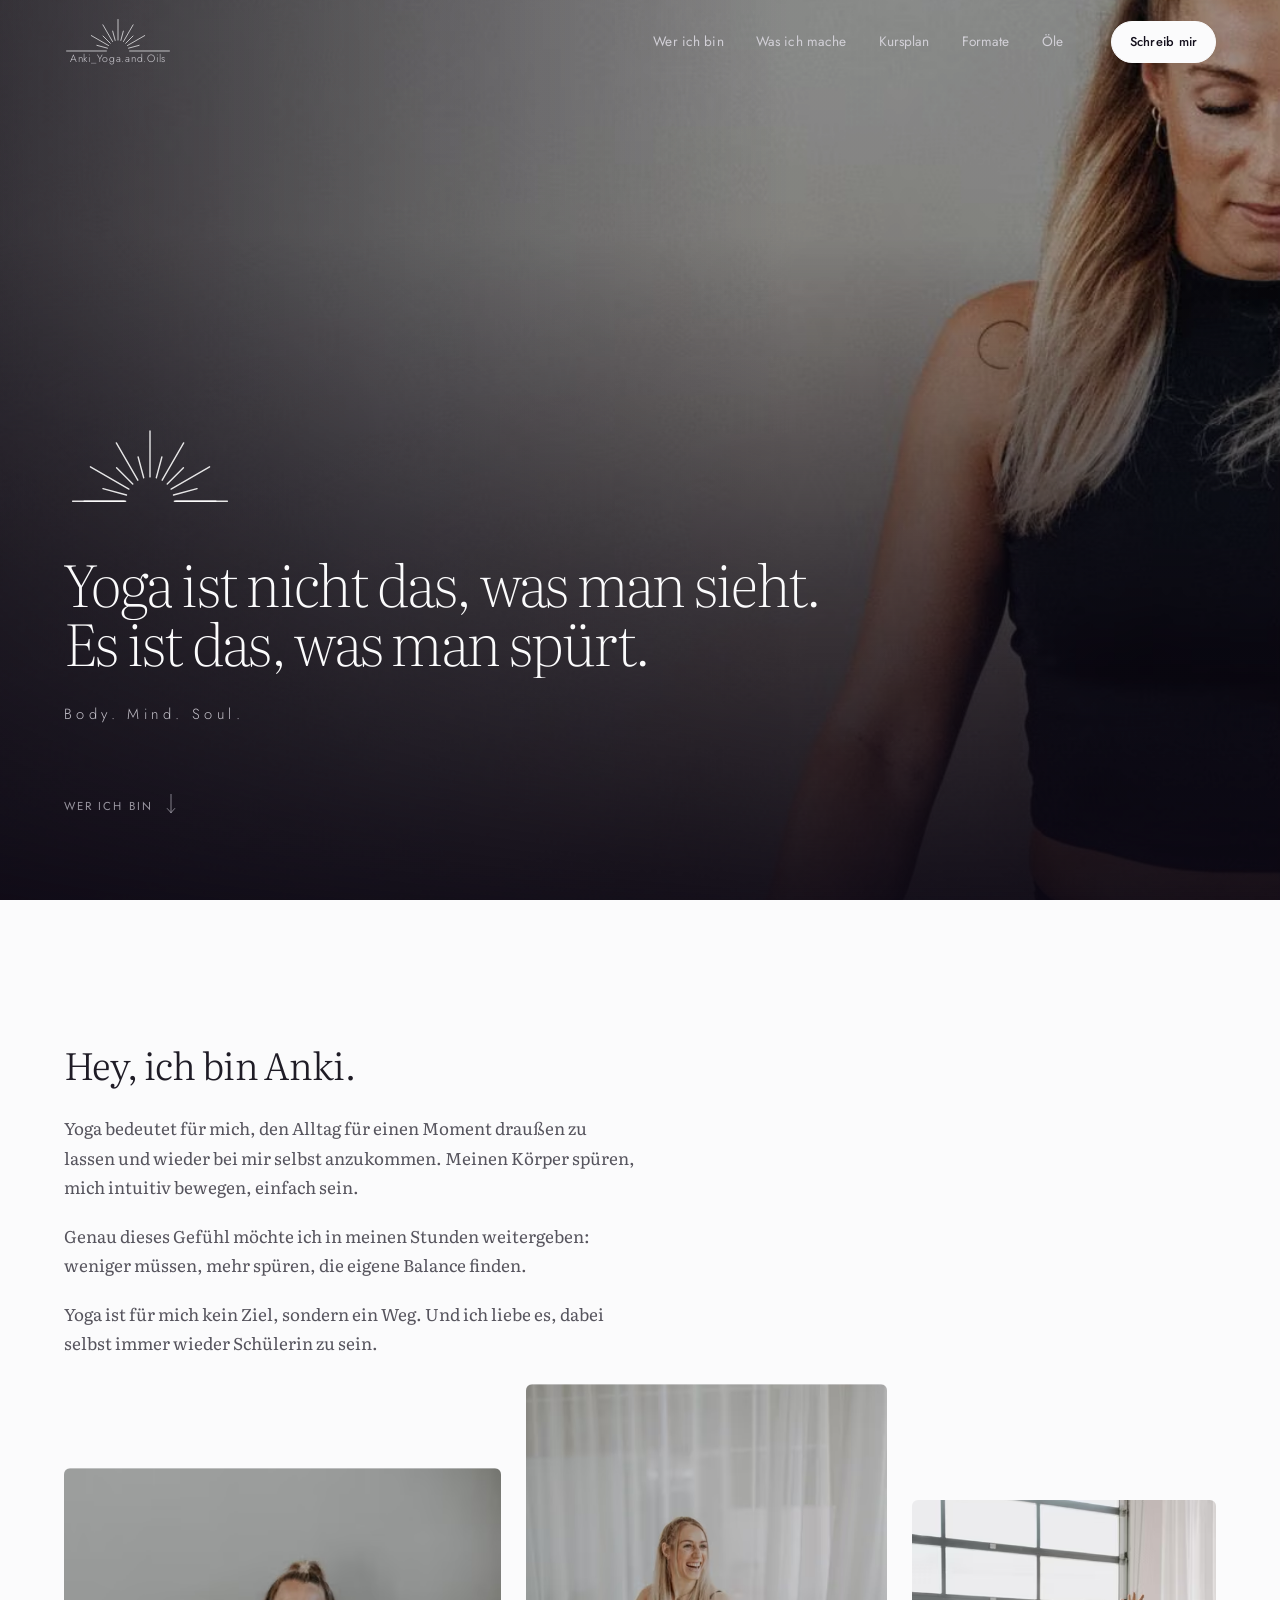
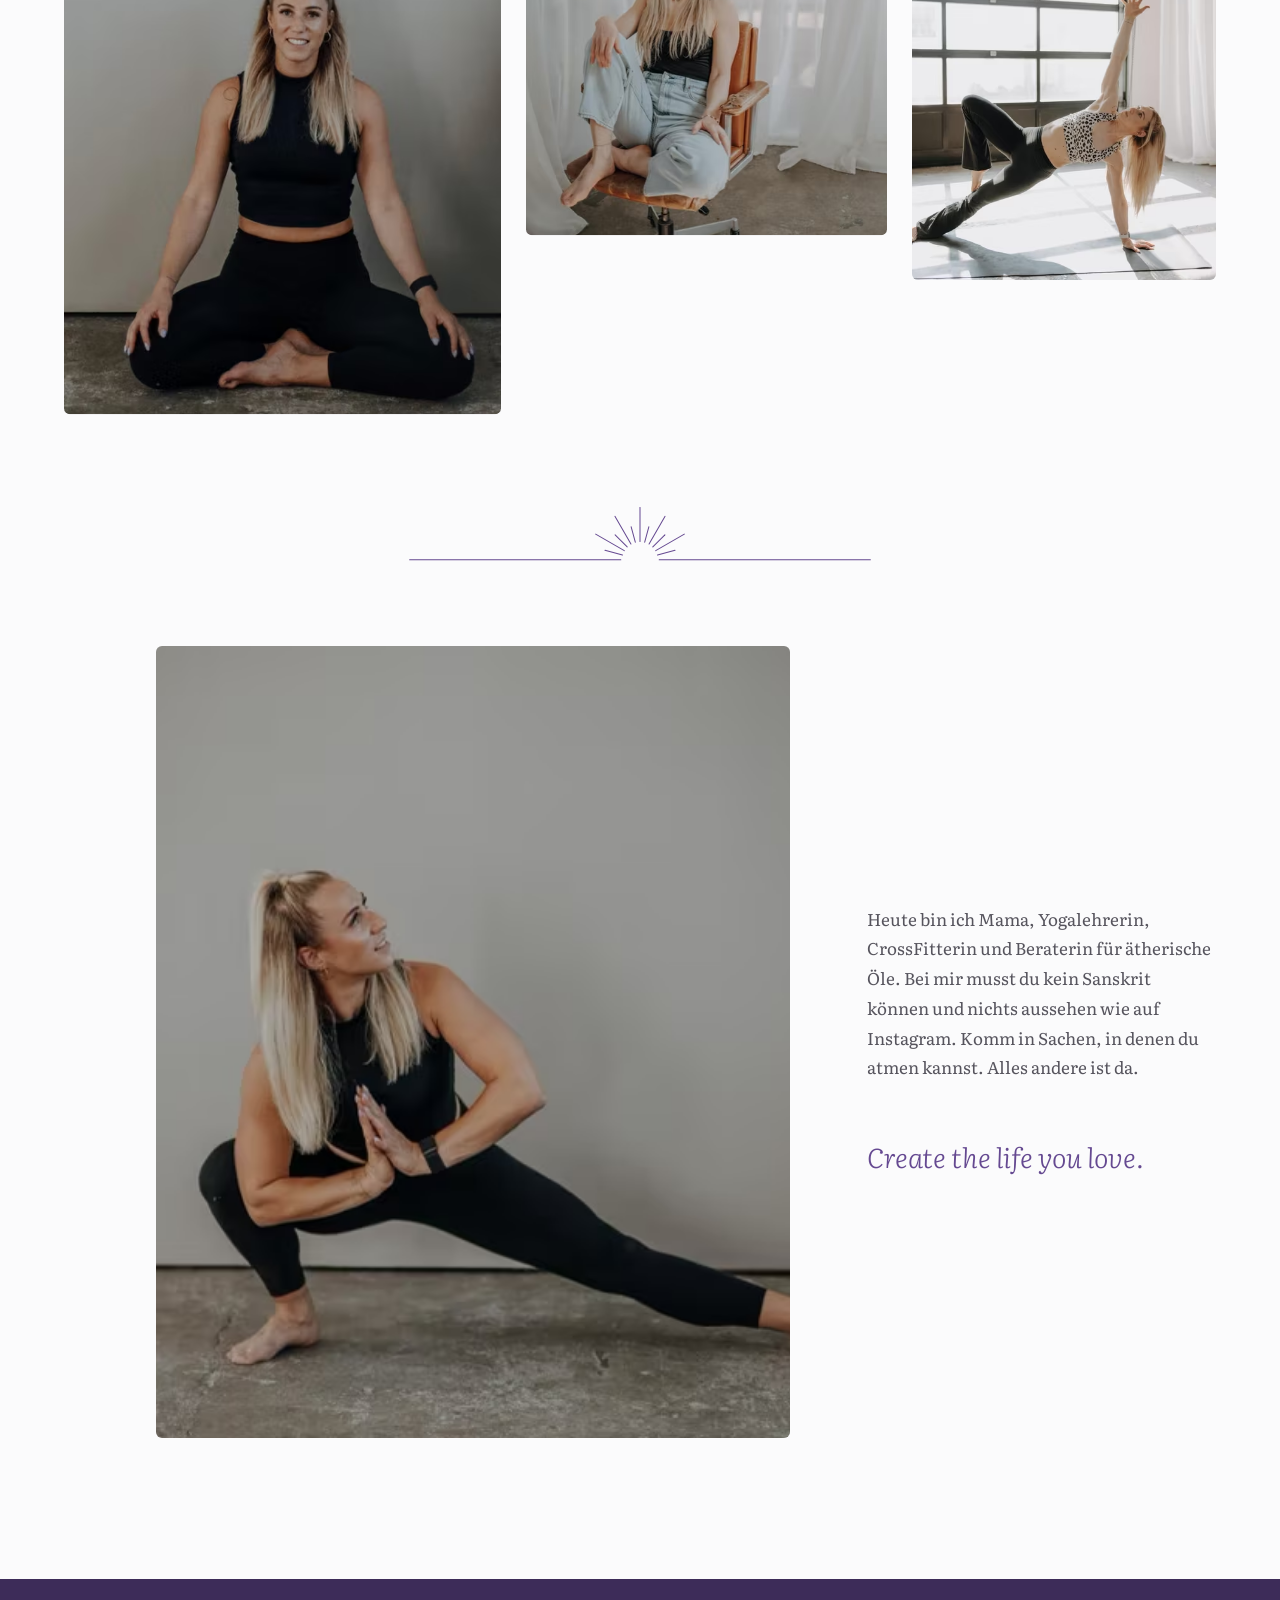
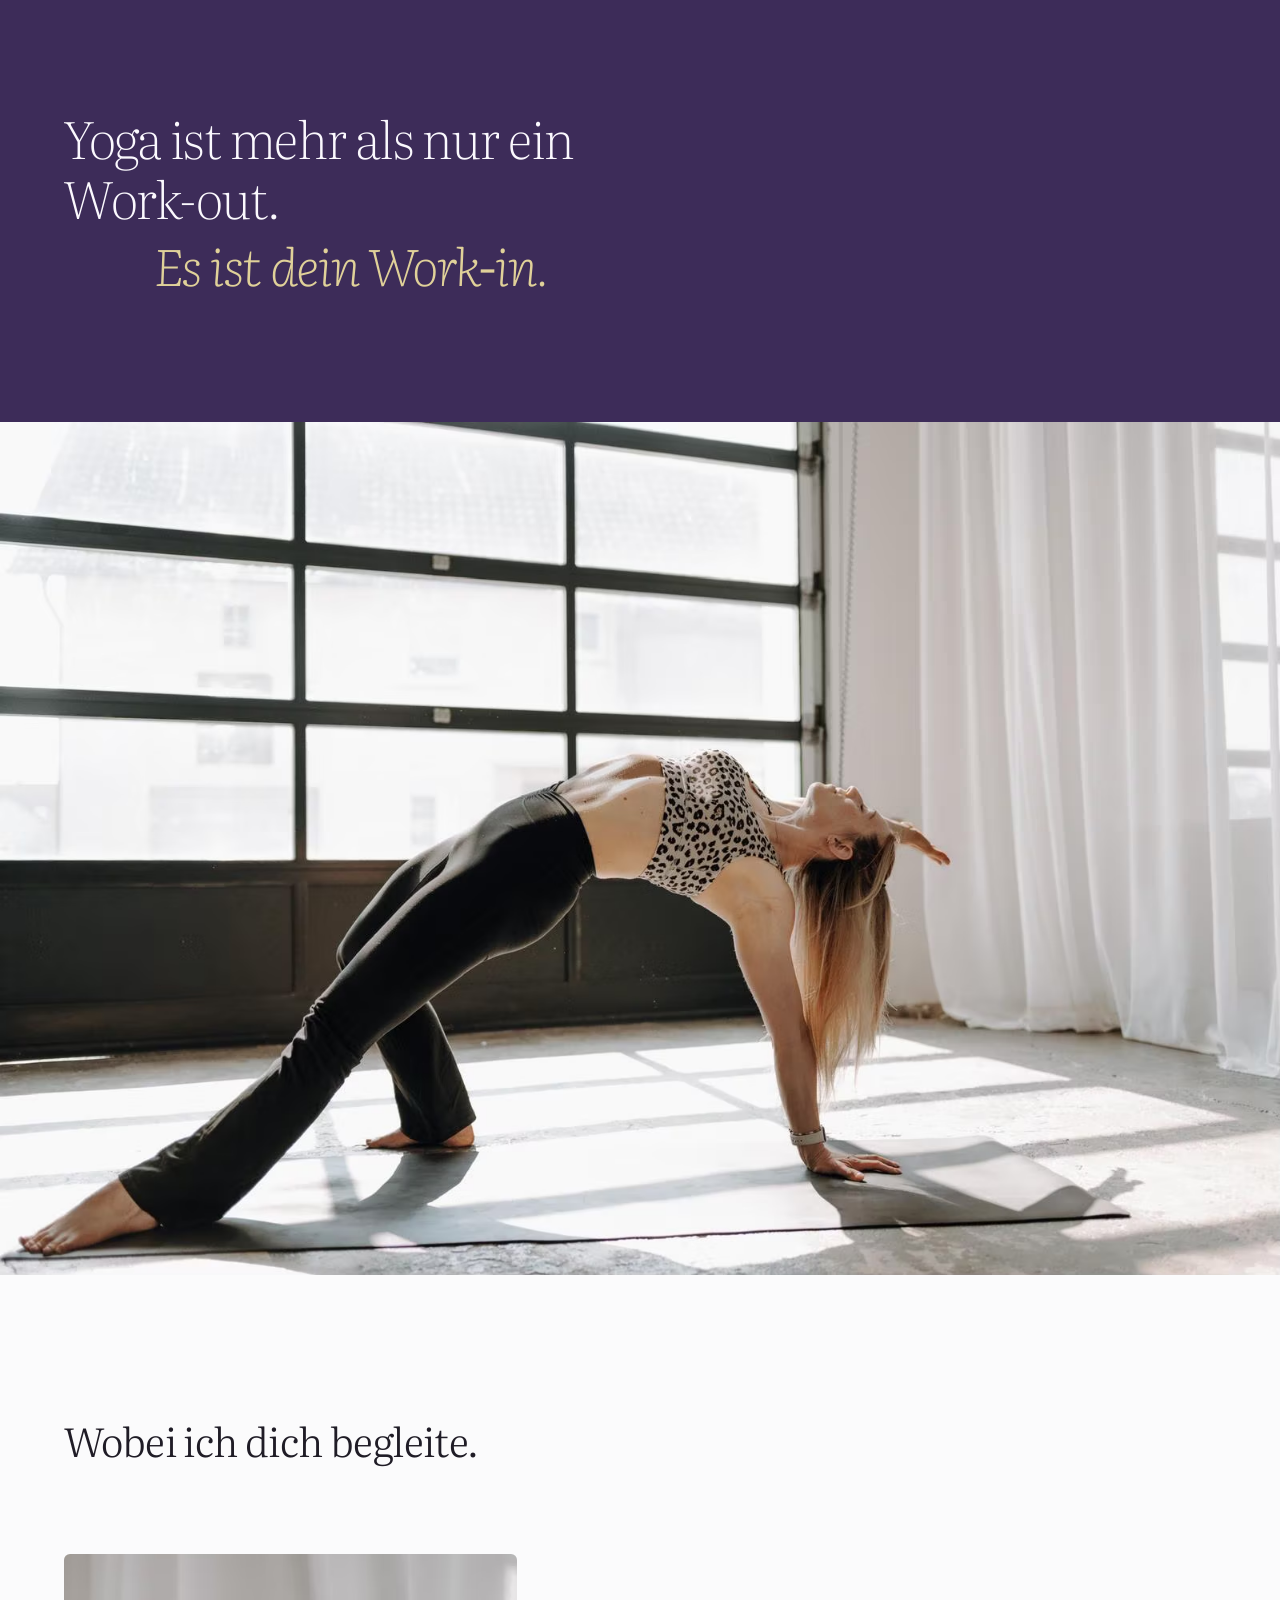
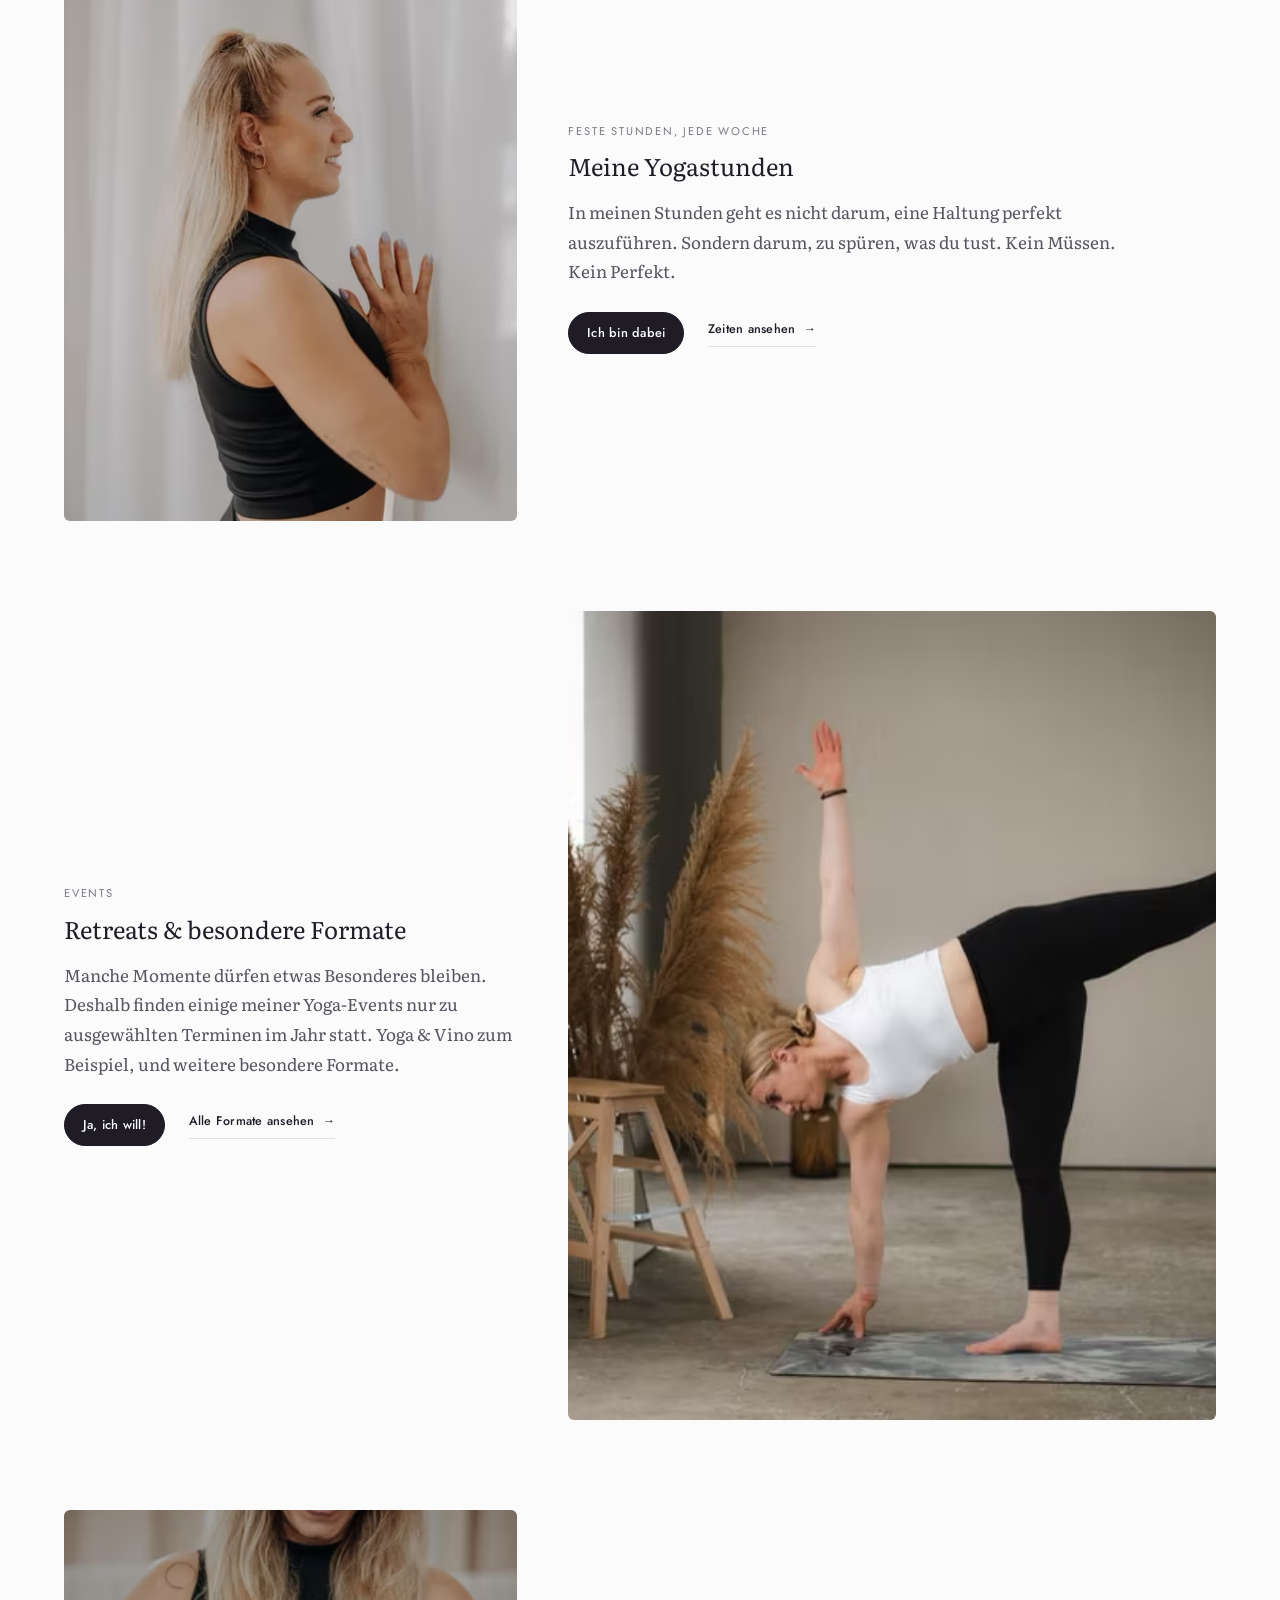
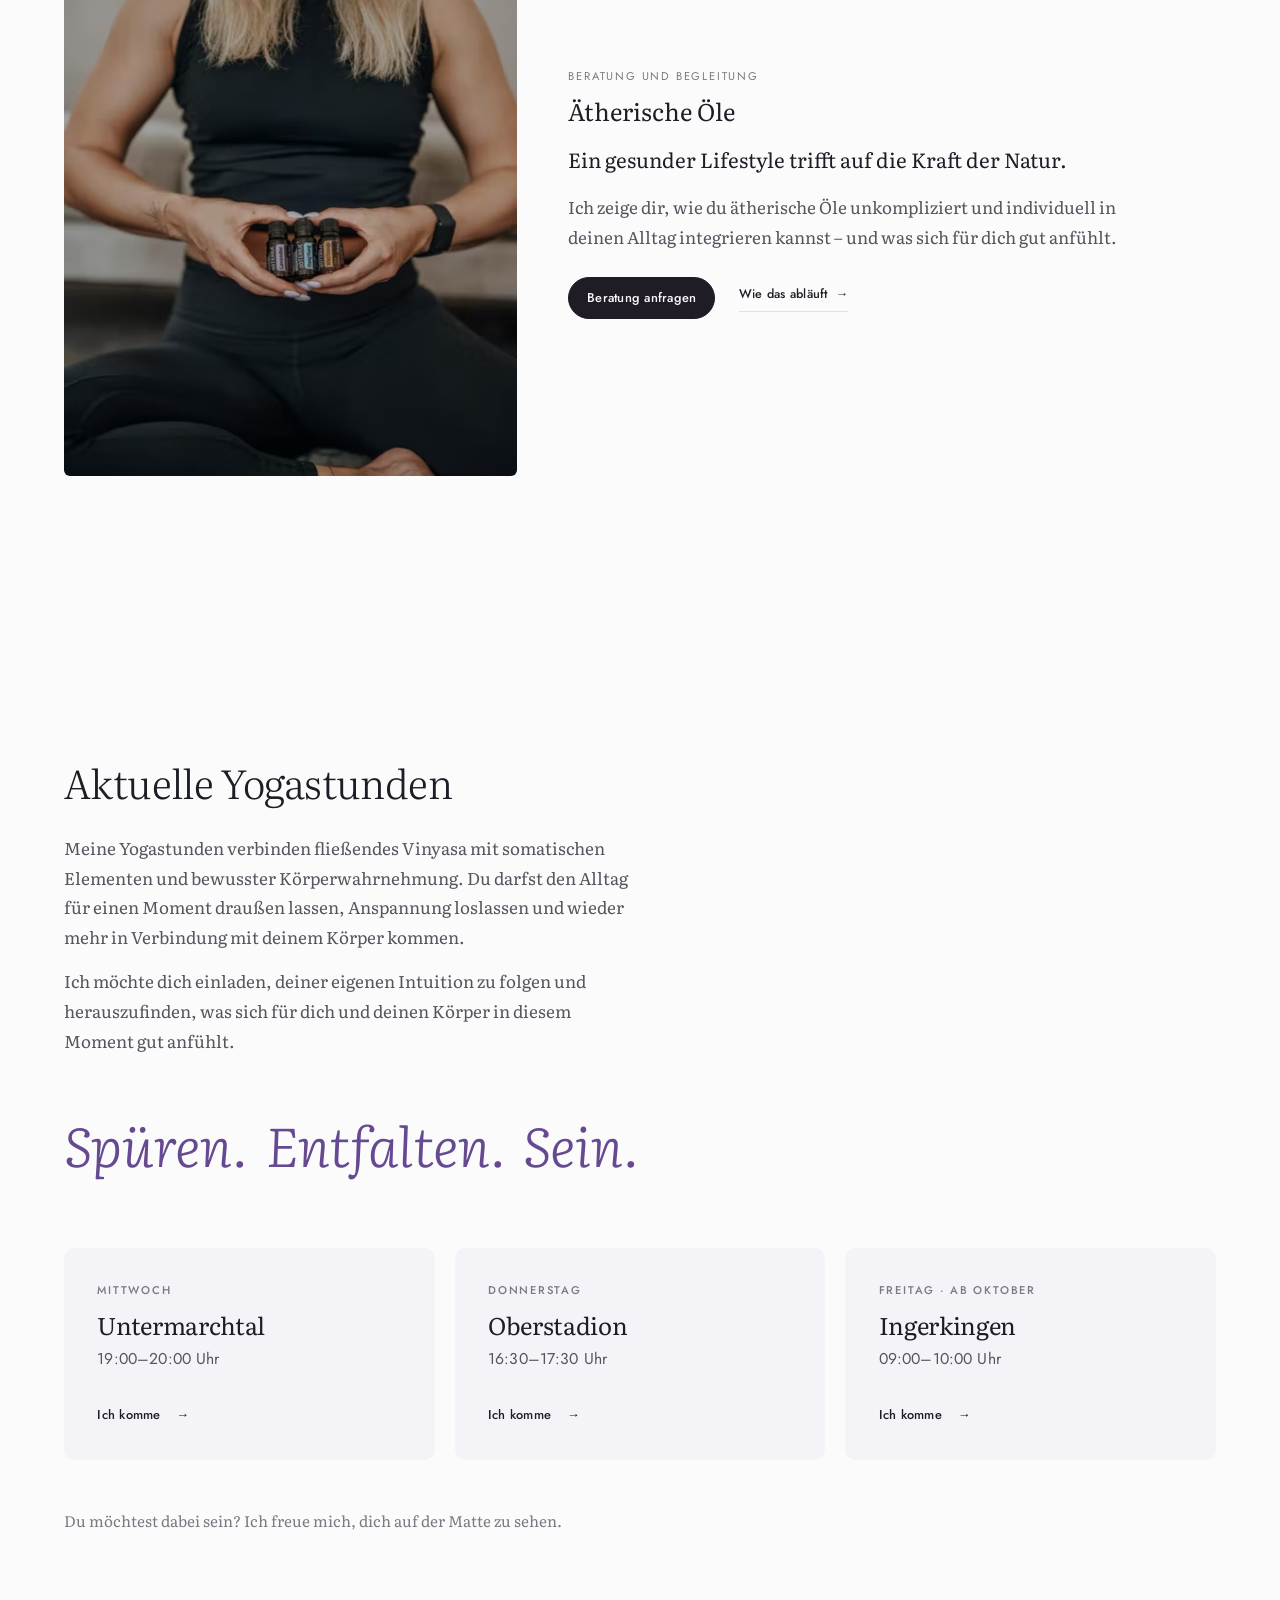
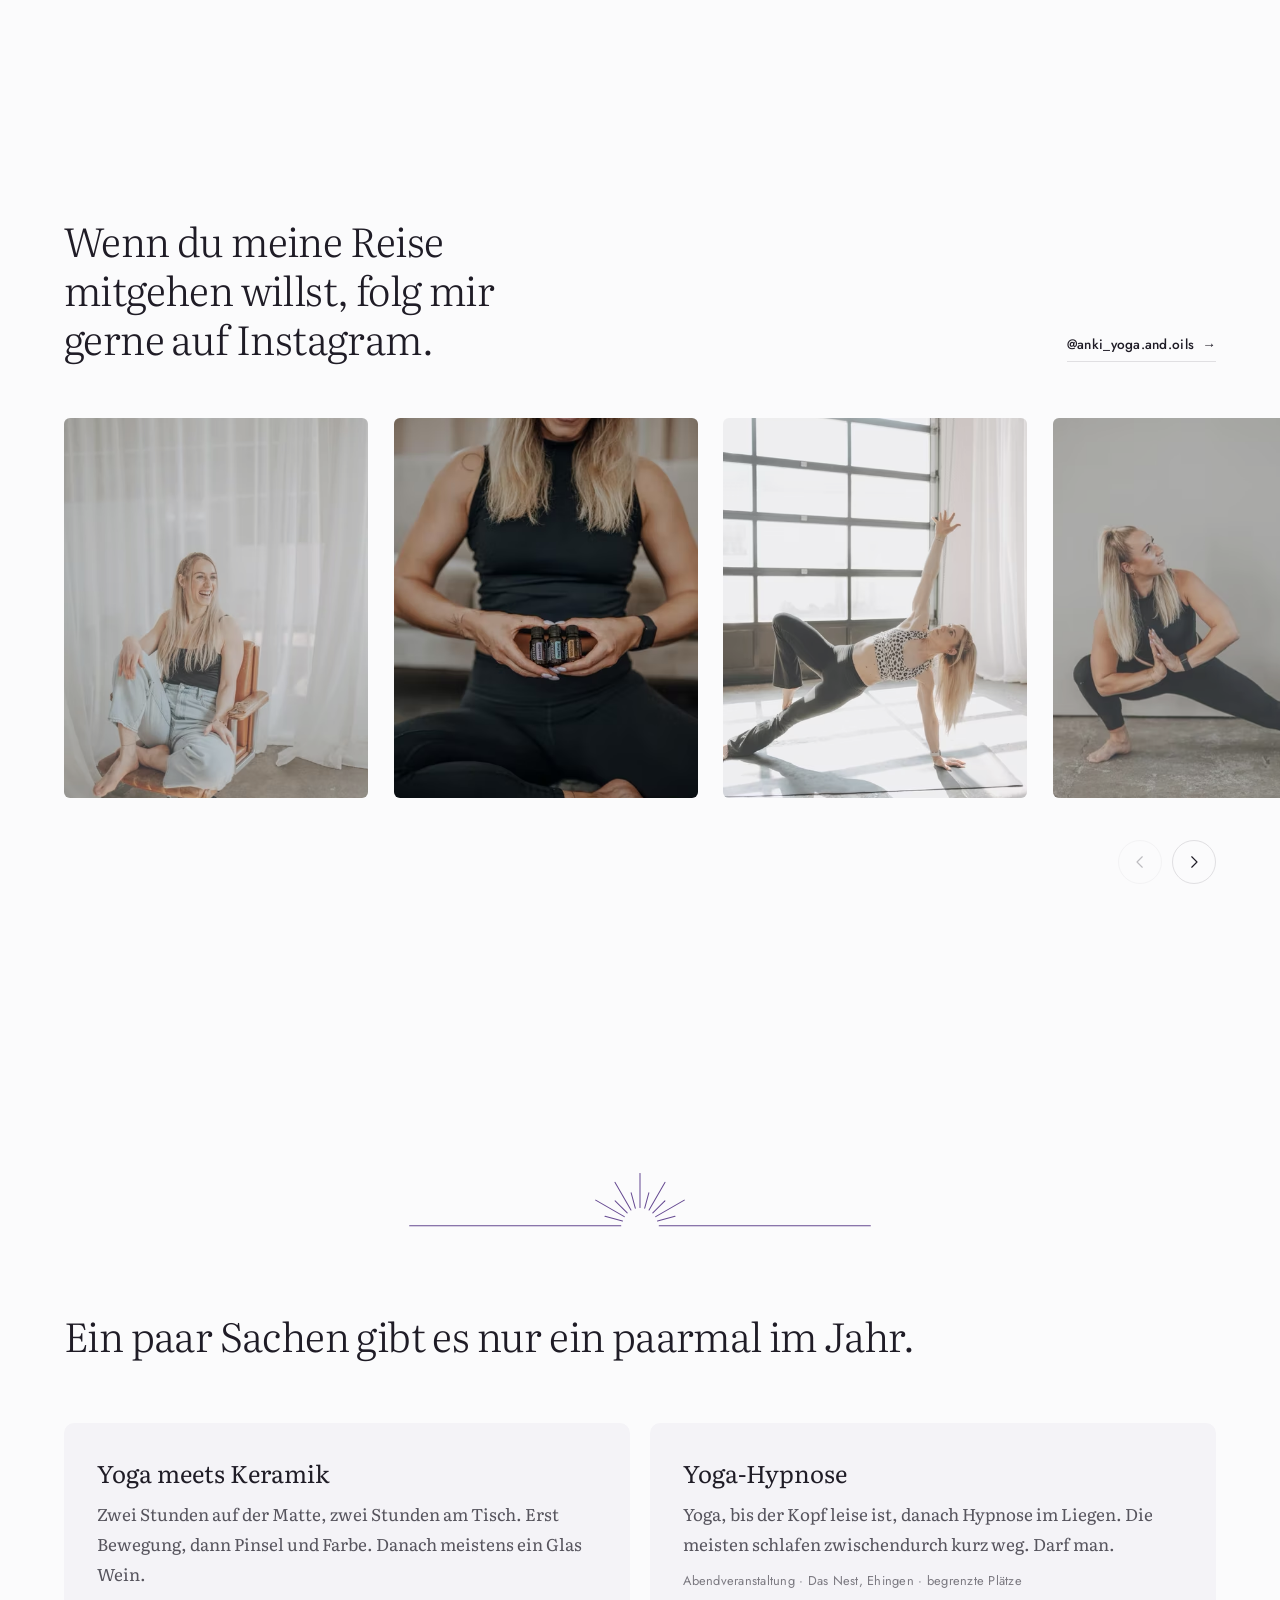
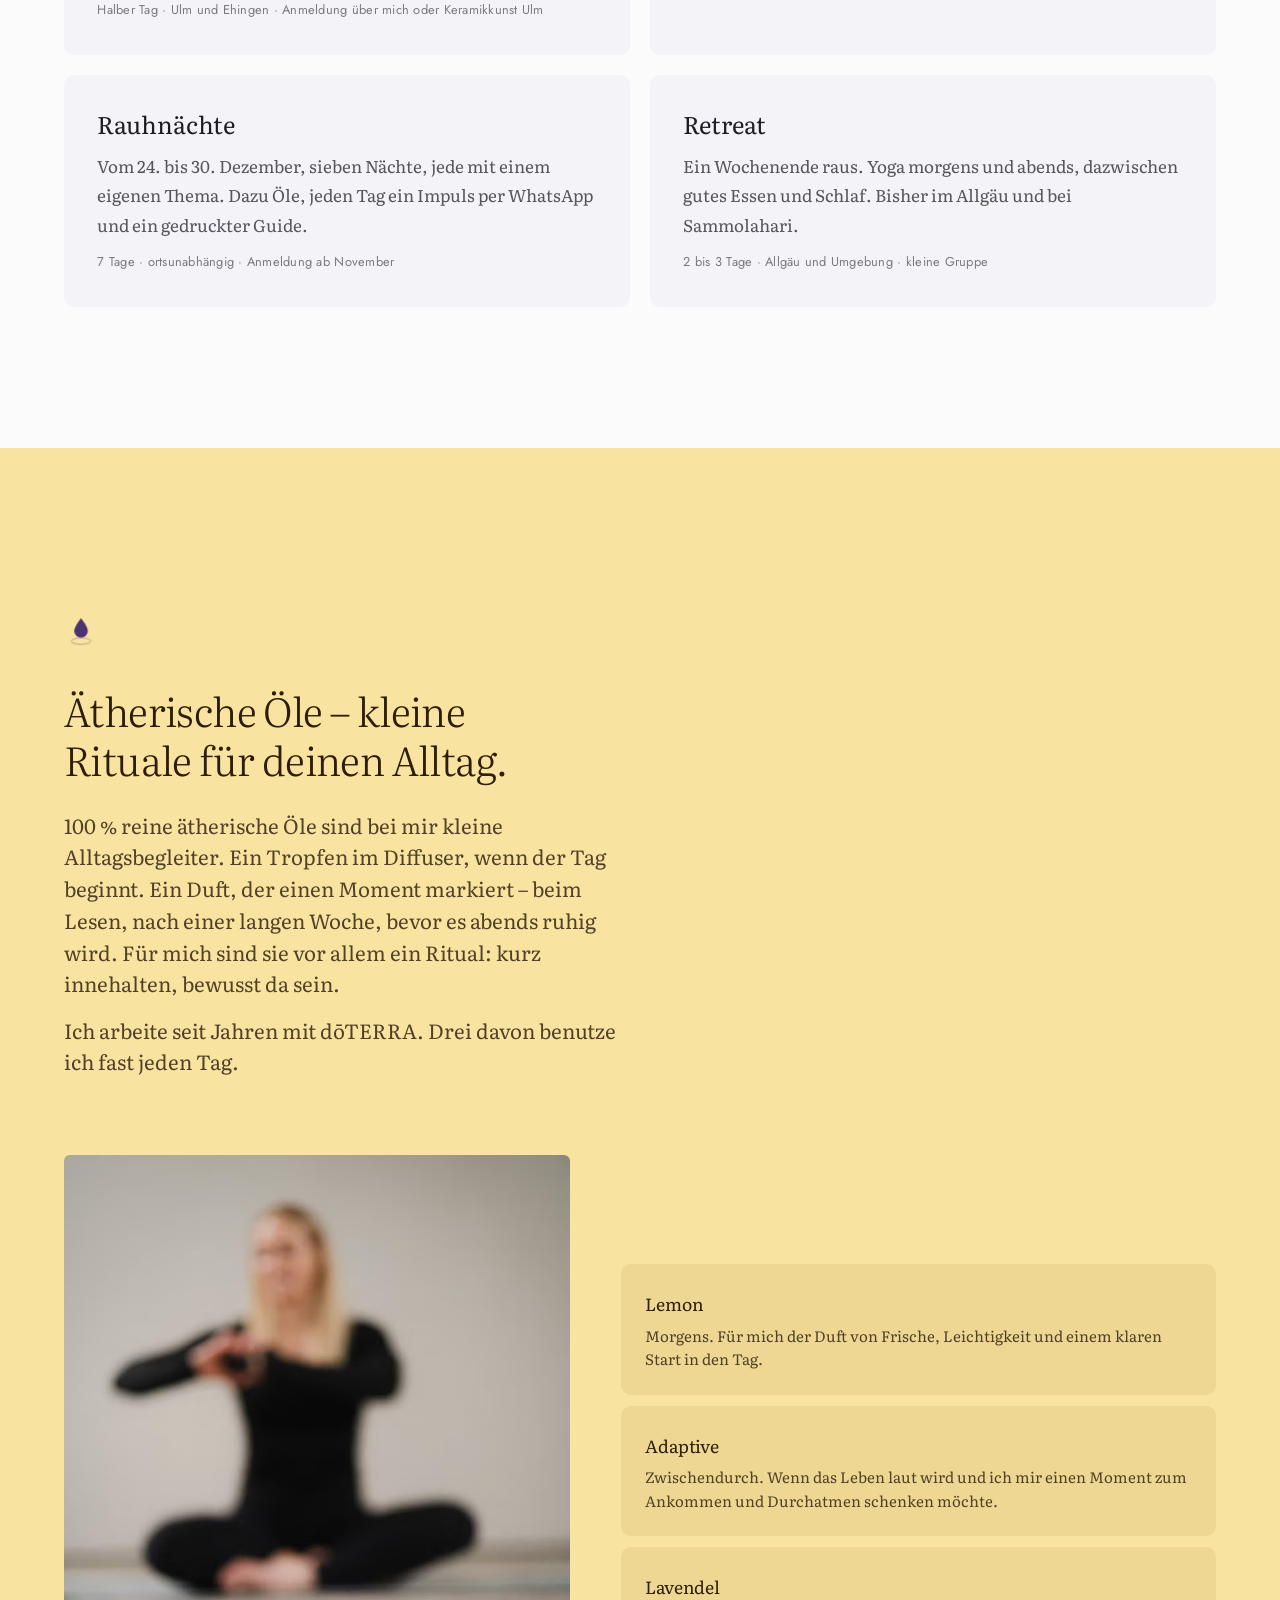
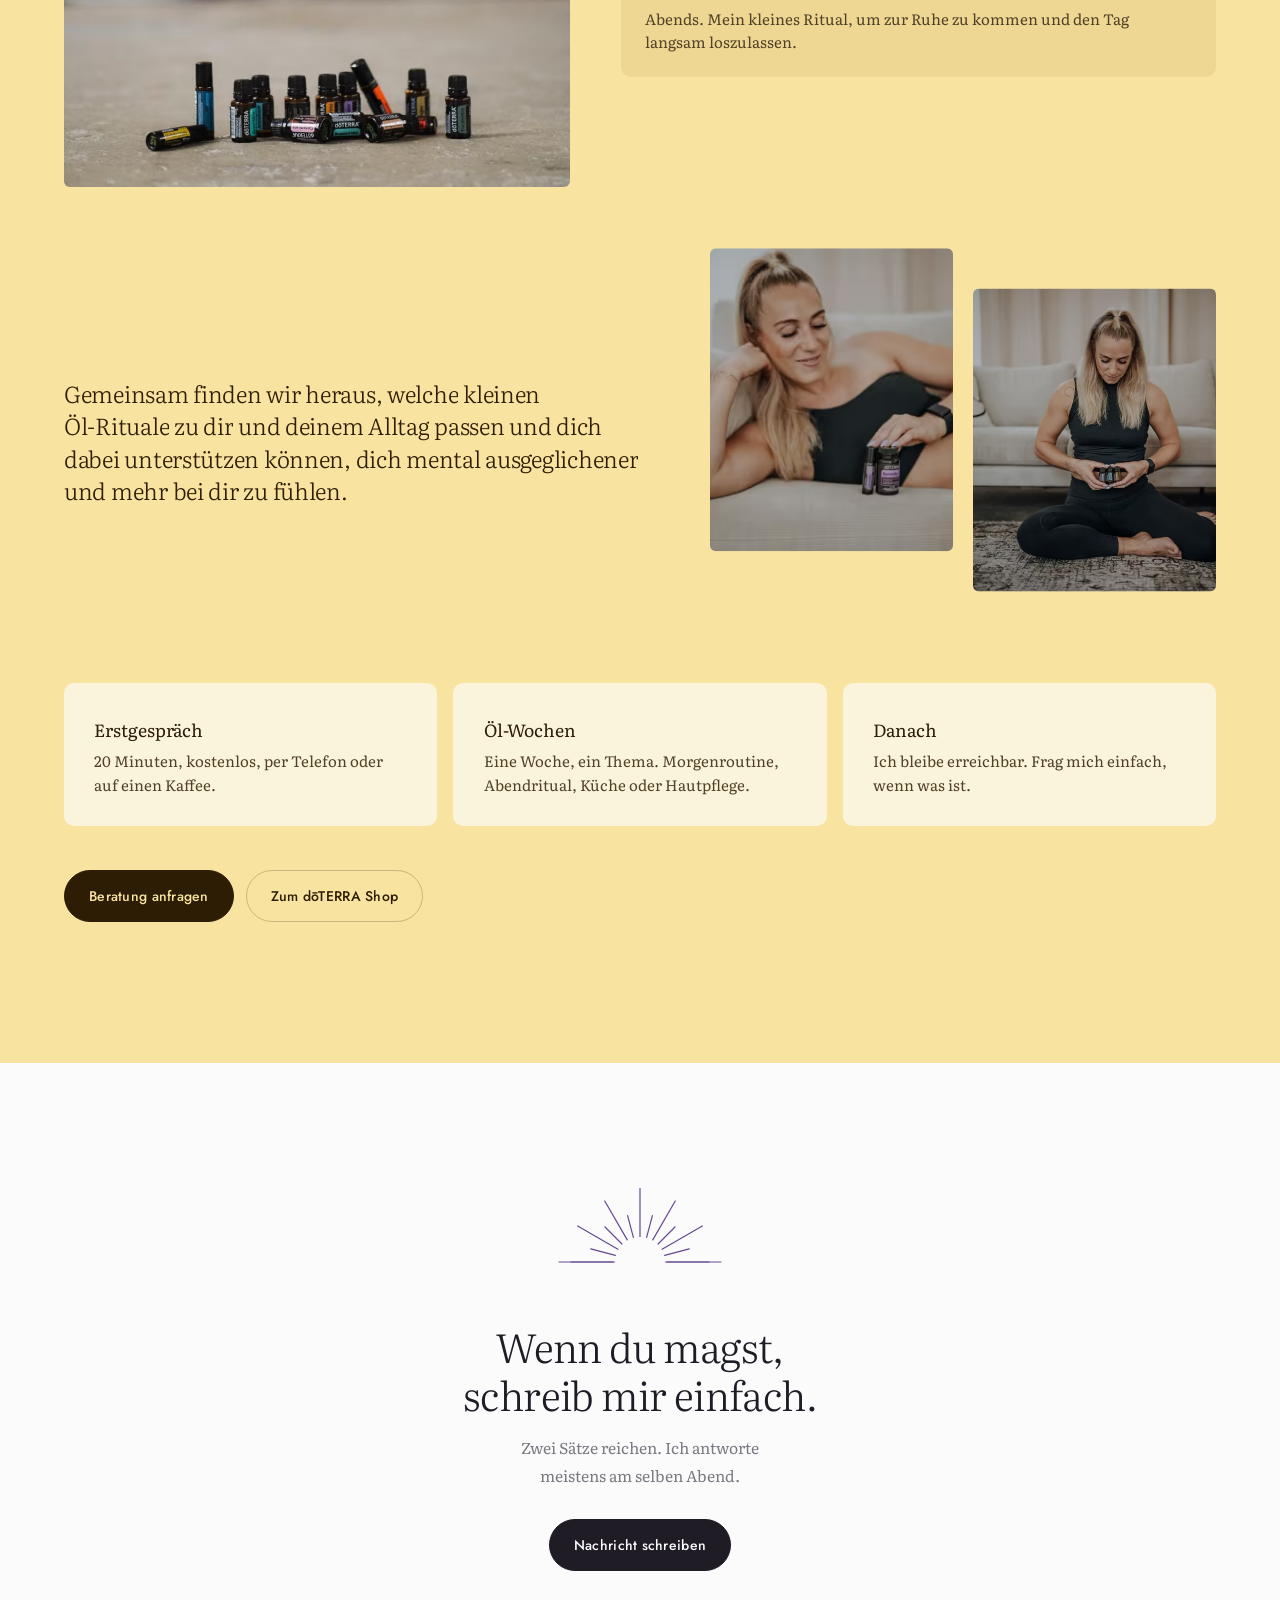
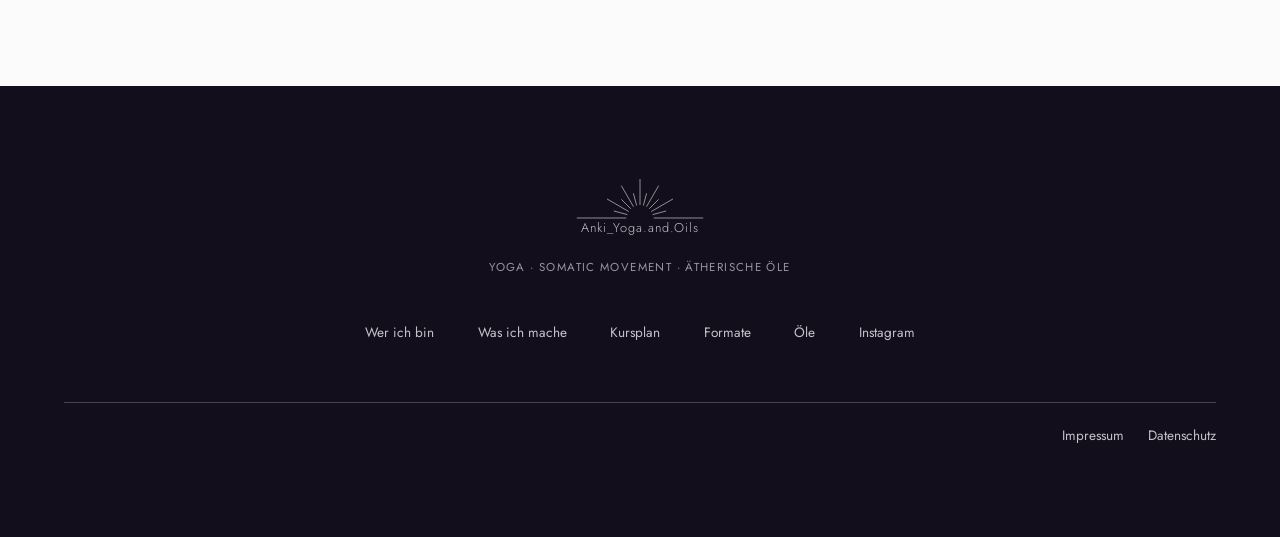
<file: index.html>
<!DOCTYPE html>
<html lang="de">
<head>
<meta charset="utf-8">
<meta name="viewport" content="width=device-width, initial-scale=1">
<title>Anki Strahl — Somatic Yin Yoga &amp; ätherische Öle bei Ehingen</title>
<!-- Rund 150 Zeichen. Google schneidet Beschreibungen etwa dort ab; der
     vorherige Text war 200 Zeichen lang und endete im Nichts. -->
<meta name="description" content="Somatic Yin Yoga, Vinyasa und Hatha bei Anki Strahl. Feste Stunden in Untermarchtal, Oberstadion und Ingerkingen – dazu Retreats und ätherische Öle.">
<meta name="theme-color" content="#1a1420">

<!-- Die Seite darf in den Index. Das frühere noindex, nofollow ist entfernt. -->
<link rel="canonical" href="https://anki-yoga.de/">

<meta property="og:type" content="website">
<meta property="og:url" content="https://anki-yoga.de/">
<meta property="og:site_name" content="Anki Strahl">
<meta property="og:title" content="Anki Strahl — Somatic Yin Yoga &amp; ätherische Öle">
<meta property="og:description" content="Yoga ist mehr als nur ein Work-out. Es ist dein Work-in.">
<!-- Das Vorschaubild für WhatsApp, Instagram und Facebook. Bewusst das
     Querformat: die Vorschaukarten sind rund 1200 × 630 Pixel, ein
     Hochformat wird dort oben und unten abgeschnitten.
     Die Adresse muss absolut sein — mit einem relativen Pfad zeigt keine
     Plattform ein Bild an, weil sie die Datei nicht auflösen kann. -->
<meta property="og:image" content="https://anki-yoga.de/assets/img/yoga-rueckbeuge-gegenlicht-anki-strahl.jpg">
<meta property="og:image:alt" content="Anki Strahl in einer Rückbeuge, das Sonnenlicht fällt durch die Fensterfront">
<meta property="og:locale" content="de_DE">
<meta name="twitter:card" content="summary_large_image">

<!-- Ein SVG als Favicon: eine Datei für alle Auflösungen, kein Nachschärfen
     nötig. Das apple-touch-icon bleibt PNG, weil iOS kein SVG akzeptiert. -->
<link rel="icon" href="assets/img/favicon.svg" type="image/svg+xml">

<!-- Die Schriften liegen auf demselben Server wie die Seite. Vorher kamen sie
     von fonts.googleapis.com — das kostete zwei fremde Verbindungen, bevor
     das erste Wort stand, und schickte die IP jedes Besuchers zu Google in
     die USA. Erzeugt von tools/build-fonts.py, dort steht die ganze
     Begründung und der Zeichensatz.

     Vorgeladen werden die zwei Schnitte, die im ersten Bildschirm stehen:
     Literata setzt die Überschrift, Jost den Schriftzug und das Menü. Die
     Kursive kommt erst weiter unten vor und darf warten.
     crossorigin ist bei Schriften auch same-origin Pflicht — ohne das
     Attribut lädt der Browser die Datei ein zweites Mal. -->
<link rel="preload" as="font" type="font/woff2" crossorigin href="assets/fonts/literata.woff2">
<link rel="preload" as="font" type="font/woff2" crossorigin href="assets/fonts/jost.woff2">
<link rel="stylesheet" href="assets/css/fonts.css">
<!-- Das Hero-Bild ist das größte Element im ersten Bildschirm und bestimmt
     damit den LCP-Wert. Es wird vorgeladen, bevor der Browser das CSS
     gelesen hat. Weil es jetzt in einem <picture> steckt, muss der Preload
     dieselbe Auswahl treffen wie das <picture> später — sonst lädt der
     Browser zweimal: einmal die vorgeladene Datei, einmal die, für die er
     sich dann wirklich entscheidet. Deshalb hier derselbe Satz Stufen und
     dasselbe sizes wie unten am Bild. -->
<link rel="preload" as="image" type="image/avif" fetchpriority="high"
      imagesrcset="assets/img/anki-strahl-yogalehrerin-ehingen-480.avif 480w,
                   assets/img/anki-strahl-yogalehrerin-ehingen-768.avif 768w,
                   assets/img/anki-strahl-yogalehrerin-ehingen-1066.avif 1066w"
      imagesizes="100vw">
<link rel="stylesheet" href="assets/css/style.css">
<script>document.documentElement.classList.add('js');</script>
</head>
<body>

<a class="skip-link" href="#main">Zum Inhalt springen</a>

<header class="nav" id="nav">
  <div class="nav__inner">
    <a class="nav__mark" href="#top" aria-label="Anki_Yoga.and.Oils, zum Seitenanfang">
      <!-- Ihr Logo als Zeichnung. Sie heißt Strahl — das ist keine
           Dekoration, das ist ihr Name. Alle Striche gleich stark:
           unterschiedlich helle Strahlen liest man als unterschiedlich dick.
           Der Strich gehört zur Zeichnung, nicht daneben: unter der Rundung
           der Sonne bleibt er offen, und beide Hälften laufen nach außen weg.
           Genau wie in ihrem Logo und wie in der Strahlenlinie weiter unten.
           Der Ausschnitt reicht deshalb links und rechts über die Strahlen
           hinaus, damit die Linie so breit wird wie der Schriftzug. -->
      <svg class="sun sun--progress" id="sunMark" viewBox="-24 0 168 58" aria-hidden="true">
        <g class="sun__open">
          <path pathLength="1" d="M42 56H-20"/>
          <path pathLength="1" d="M78 56h62"/>
        </g>
        <g class="sun__rays">
          <path pathLength="1" d="M60 39V7"/>
          <path pathLength="1" d="M64.4 39.58 68.28 25.09"/>
          <path pathLength="1" d="M55.6 39.58 51.72 25.09"/>
          <path pathLength="1" d="M68.5 41.28 83.5 15.3"/>
          <path pathLength="1" d="M51.5 41.28 36.5 15.3"/>
          <path pathLength="1" d="M72.02 43.98 83.33 32.67"/>
          <path pathLength="1" d="M47.98 43.98 36.67 32.67"/>
          <path pathLength="1" d="M74.72 47.5 101.57 32"/>
          <path pathLength="1" d="M45.28 47.5 18.43 32"/>
          <path pathLength="1" d="M76.42 51.6 92.84 47.2"/>
          <path pathLength="1" d="M43.58 51.6 27.16 47.2"/>
        </g>
      </svg>

      <span class="nav__mark-word">Anki_Yoga.and.Oils</span>
    </a>

    <nav class="nav__links" aria-label="Hauptnavigation">
      <a href="#ueber">Wer ich bin</a>
      <a href="#wege">Was ich mache</a>
      <a href="#kursplan">Kursplan</a>
      <a href="#formate">Formate</a>
      <a href="#oele">Öle</a>
    </nav>

    <button class="btn btn--sm btn--primary nav__cta" type="button" data-funnel>Schreib mir</button>

    <button class="nav__toggle" id="navToggle" type="button" aria-expanded="false" aria-controls="navPanel">
      <span class="nav__toggle-label">Menü</span>
      <span class="nav__toggle-bars" aria-hidden="true"><i></i><i></i></span>
    </button>
  </div>
</header>

<div class="nav-panel" id="navPanel" hidden>
  <nav class="nav-panel__links" aria-label="Navigation">
    <a href="#ueber">Wer ich bin</a>
    <a href="#wege">Was ich mache</a>
    <a href="#kursplan">Kursplan</a>
    <a href="#formate">Formate</a>
    <a href="#instagram">Alltag</a>
    <a href="#oele">Ätherische Öle</a>
  </nav>
</div>

<main id="main">

<!-- ============ 1 · HERO — die Nacht ============
     Sie sitzt rechts, links ist das Bild leer. Genau da steht ihr Satz.
     Der Hero bleibt stehen, die helle Seite schiebt sich darüber. -->
<section class="hero on-night" id="top">
  <div class="hero__bg">
    <div class="hero__shift" data-parallax="0.10">
      <!-- Randlos über die ganze Breite, deshalb sizes="100vw". Kein
           loading="lazy": das Bild steht im ersten Bildschirm, verzögertes
           Laden würde den LCP verschlechtern statt verbessern. -->
      <picture>
        <source type="image/avif" sizes="100vw"
                srcset="assets/img/anki-strahl-yogalehrerin-ehingen-480.avif 480w,
                        assets/img/anki-strahl-yogalehrerin-ehingen-768.avif 768w,
                        assets/img/anki-strahl-yogalehrerin-ehingen-1066.avif 1066w">
        <img class="hero__img" src="assets/img/anki-strahl-yogalehrerin-ehingen.jpg"
             alt="Yogalehrerin Anki Strahl sitzt mit geschlossenen Augen im Schneidersitz auf dem Boden"
             fetchpriority="high" width="1066" height="1600">
      </picture>
    </div>
    <span class="hero__scrim" aria-hidden="true"></span>
  </div>

  <div class="hero__inner">
    <!-- Die Sonne geht auf, während man ankommt. -->
    <svg class="sun sun--hero" viewBox="0 0 120 64" aria-hidden="true">
      <g class="sun__rays">
        <path style="--d:0ms"   pathLength="1" d="M60 39V7"/>
        <path style="--d:90ms"  pathLength="1" d="M64.4 39.58 68.28 25.09"/>
        <path style="--d:90ms"  pathLength="1" d="M55.6 39.58 51.72 25.09"/>
        <path style="--d:180ms" pathLength="1" d="M68.5 41.28 83.5 15.3"/>
        <path style="--d:180ms" pathLength="1" d="M51.5 41.28 36.5 15.3"/>
        <path style="--d:270ms" pathLength="1" d="M72.02 43.98 83.33 32.67"/>
        <path style="--d:270ms" pathLength="1" d="M47.98 43.98 36.67 32.67"/>
        <path style="--d:360ms" pathLength="1" d="M74.72 47.5 101.57 32"/>
        <path style="--d:360ms" pathLength="1" d="M45.28 47.5 18.43 32"/>
        <path style="--d:450ms" pathLength="1" d="M76.42 51.6 92.84 47.2"/>
        <path style="--d:450ms" pathLength="1" d="M43.58 51.6 27.16 47.2"/>
        <path style="--d:540ms" pathLength="1" d="M77 56h29"/>
        <path style="--d:540ms" pathLength="1" d="M43 56H14"/>
      </g>
      <g class="sun__horizon">
        <path pathLength="1" d="M78 56h36"/>
        <path pathLength="1" d="M42 56H6"/>
      </g>
    </svg>

    <!-- Der Umbruch steht fest: die zwei Sätze sind eine Parallele, die nur
         wirkt, wenn jeder Satz seine eigene Zeile behält. -->
    <h1 class="hero__said" data-wash>Yoga ist nicht das, was man sieht.<br>Es ist das, was man spürt.</h1>

    <p class="hero__after">Body. Mind. Soul.</p>

    <a class="hero__down" href="#ueber">
      <span>Wer ich bin</span>
      <svg viewBox="0 0 12 28" aria-hidden="true"><path d="M6 0v22m0 0 4.5-5M6 22l-4.5-5"/></svg>
    </a>
  </div>
</section>

<!-- ============ 2 · ANKI ============ -->
<section class="story" id="ueber">
  <h2 class="visually-hidden">Über Anki Strahl</h2>

  <!-- Drei Bilder, versetzt statt in einer Reihe: nebeneinander auf einer
       Höhe wäre es ein Katalogblatt. Sie blenden nacheinander auf und driften
       beim Scrollen unterschiedlich schnell, dadurch liegt die Gruppe in der
       Tiefe auseinander statt flach auf der Seite. -->
  <div class="story__intro">
    <div class="story__text" data-reveal>
      <p class="story__open" data-wash>Hey, ich bin Anki.</p>
      <p>
        Yoga bedeutet für mich, den Alltag für einen Moment draußen zu lassen und
        wieder bei mir selbst anzukommen. Meinen Körper spüren, mich intuitiv
        bewegen, einfach sein.
      </p>
      <p>
        Genau dieses Gefühl möchte ich in meinen Stunden weitergeben: weniger
        müssen, mehr spüren, die eigene Balance finden.
      </p>
      <p>
        Yoga ist für mich kein Ziel, sondern ein Weg. Und ich liebe es, dabei
        selbst immer wieder Schülerin zu sein.
      </p>
    </div>

    <div class="story__trio">
      <figure class="shot trio trio--a" data-reveal data-parallax="-0.02">
        <span class="shot__clip">
          <picture>
            <source type="image/avif" sizes="(min-width: 60rem) 32vw, 87vw"
                    srcset="assets/img/anki-strahl-yoga-kontakt-480.avif 480w,
                          assets/img/anki-strahl-yoga-kontakt-768.avif 768w,
                          assets/img/anki-strahl-yoga-kontakt-1040.avif 1040w">
            <img src="assets/img/anki-strahl-yoga-kontakt.jpg" alt="Anki Strahl sitzt lächelnd im Schneidersitz vor einer hellen Wand" loading="lazy" width="1040" height="1600">
          </picture>
        </span>
      </figure>

      <figure class="shot trio trio--b" data-reveal data-parallax="-0.05">
        <span class="shot__clip">
          <picture>
            <source type="image/avif" sizes="(min-width: 60rem) 26vw, 42vw"
                    srcset="assets/img/anki-strahl-yogalehrerin-portrait-480.avif 480w,
                          assets/img/anki-strahl-yogalehrerin-portrait-768.avif 768w,
                          assets/img/anki-strahl-yogalehrerin-portrait-1066.avif 1066w">
            <img src="assets/img/anki-strahl-yogalehrerin-portrait.jpg" alt="Anki Strahl lacht auf einem Ledersessel vor einem hellen Vorhang" loading="lazy" width="1066" height="1600">
          </picture>
        </span>
      </figure>

      <figure class="shot trio trio--c" data-reveal data-parallax="-0.03">
        <span class="shot__clip">
          <picture>
            <source type="image/avif" sizes="(min-width: 60rem) 22vw, 42vw"
                    srcset="assets/img/yoga-seitstuetz-anki-strahl-480.avif 480w,
                          assets/img/yoga-seitstuetz-anki-strahl-768.avif 768w,
                          assets/img/yoga-seitstuetz-anki-strahl-1066.avif 1066w">
            <img src="assets/img/yoga-seitstuetz-anki-strahl.jpg" alt="Anki Strahl hält einen seitlichen Stütz im Gegenlicht einer großen Fensterfront" loading="lazy" width="1066" height="1600">
          </picture>
        </span>
      </figure>
    </div>
  </div>


  <!-- Der Kapitelwechsel ist ihr Logo: die Linie ist der Horizont, die
       Strahlen gehen beim Reinscrollen einer nach dem anderen auf. -->
  <div class="rayline" data-reveal aria-hidden="true">
    <!-- Die zwei langen Strahlen SIND die Trennlinie. Unter der Rundung der
         Sonne bleibt der Strich offen — genau wie im Hero-Logo. Beide Pfade
         beginnen an der Lücke, deshalb zeichnen sie nach außen weg.
         Kein separater Horizont: zwei Striche übereinander sähen gestückelt aus. -->
    <svg class="sun sun--line" viewBox="0 0 480 64">
      <g class="sun__open">
        <path pathLength="1" d="M222 56H24"/>
        <path pathLength="1" d="M258 56h198"/>
      </g>
      <g class="sun__rays">
        <path style="--d:0ms"   pathLength="1" d="M240 39V7"/>
        <path style="--d:80ms"  pathLength="1" d="M244.4 39.58 248.28 25.09"/>
        <path style="--d:80ms"  pathLength="1" d="M235.6 39.58 231.72 25.09"/>
        <path style="--d:160ms" pathLength="1" d="M248.5 41.28 263.5 15.3"/>
        <path style="--d:160ms" pathLength="1" d="M231.5 41.28 216.5 15.3"/>
        <path style="--d:240ms" pathLength="1" d="M252.02 43.98 263.33 32.67"/>
        <path style="--d:240ms" pathLength="1" d="M227.98 43.98 216.67 32.67"/>
        <path style="--d:320ms" pathLength="1" d="M254.72 47.5 281.57 32"/>
        <path style="--d:320ms" pathLength="1" d="M225.28 47.5 198.43 32"/>
        <path style="--d:400ms" pathLength="1" d="M256.42 51.6 272.84 47.2"/>
        <path style="--d:400ms" pathLength="1" d="M223.58 51.6 207.16 47.2"/>
      </g>
    </svg>
  </div>

  <div class="story__col story__col--mid">
    <div class="story__pair story__pair--flip">
      <div class="story__text" data-reveal>
        <p>
          Heute bin ich Mama, Yogalehrerin, CrossFitterin und Beraterin für
          ätherische Öle. Bei mir musst du kein Sanskrit können und nichts aussehen wie
          auf Instagram. Komm in Sachen, in denen du atmen kannst. Alles andere ist da.
        </p>
        <p class="story__motto">Create the life you love.</p>
      </div>

      <figure class="shot shot--tall" data-reveal>
        <span class="shot__clip">
          <picture>
            <source type="image/avif" sizes="(min-width: 60rem) 46vw, 87vw"
                    srcset="assets/img/vinyasa-yoga-anki-strahl-480.avif 480w,
                          assets/img/vinyasa-yoga-anki-strahl-768.avif 768w,
                          assets/img/vinyasa-yoga-anki-strahl-1200.avif 1200w,
                          assets/img/vinyasa-yoga-anki-strahl-1600.avif 1600w">
            <img src="assets/img/vinyasa-yoga-anki-strahl.jpg" alt="Vinyasa Yoga: Anki Strahl im tiefen Ausfallschritt, die Hände vor dem Herzen" loading="lazy" width="1600" height="1066">
          </picture>
        </span>
      </figure>
    </div>
  </div>
</section>

<!-- ============ 3 · DAS BAND — die Dämmerung ============
     Der einzige dunkle Moment nach dem Hero. Ihr Satz, sonst nichts. -->
<section class="band on-dusk" aria-label="Zitat">
  <blockquote class="band__quote">
    <p data-wash>Yoga ist mehr als nur ein Work-out.</p>
    <p data-wash>Es ist dein Work-in.</p>
  </blockquote>
</section>

<!-- ============ 4 · DAS LICHT ============
     Ein Bild über die volle Breite, ohne Text darauf. Hier wird es hell —
     das sieht man, das muss niemand danebenschreiben. Kein Parallax: der
     braucht Überstand, und Überstand heißt oben und unten abgeschnitten. -->
<section class="light" aria-label="Im Studio">
  <div class="light__media">
    <picture>
      <source type="image/avif" sizes="100vw"
              srcset="assets/img/yoga-rueckbeuge-gegenlicht-anki-strahl-480.avif 480w,
                    assets/img/yoga-rueckbeuge-gegenlicht-anki-strahl-768.avif 768w,
                    assets/img/yoga-rueckbeuge-gegenlicht-anki-strahl-1200.avif 1200w,
                    assets/img/yoga-rueckbeuge-gegenlicht-anki-strahl-1600.avif 1600w">
      <img src="assets/img/yoga-rueckbeuge-gegenlicht-anki-strahl.jpg" alt="Anki Strahl in einer Rückbeuge, das Sonnenlicht fällt durch die Fensterfront auf den Studioboden" loading="lazy" width="1600" height="1066">
    </picture>
  </div>
</section>

<!-- ============ 5 · WAS ICH MACHE ============ -->
<section class="ways" id="wege">
  <h2 class="said said--lead" data-reveal>Wobei ich dich begleite.</h2>

  <article class="way" data-reveal>
    <figure class="shot way__media">
      <span class="shot__clip">
        <picture>
          <source type="image/avif" sizes="(min-width: 60rem) 33vw, 87vw"
                  srcset="assets/img/somatic-yin-yoga-anki-strahl-480.avif 480w,
                        assets/img/somatic-yin-yoga-anki-strahl-768.avif 768w,
                        assets/img/somatic-yin-yoga-anki-strahl-1066.avif 1066w">
          <img src="assets/img/somatic-yin-yoga-anki-strahl.jpg" alt="Somatic Yin Yoga: Anki Strahl im Profil, die Hände vor dem Herzen" loading="lazy" width="1066" height="1600">
        </picture>
      </span>
    </figure>
    <div class="way__body">
      <p class="way__kicker">Feste Stunden, jede Woche</p>
      <h3 class="way__title">Meine Yogastunden</h3>
      <!-- Die Kurzfassung. Der ausführliche Text steht beim Kursplan, direkt
           über den Terminen — dort, wo man sich entscheidet. -->
      <p class="way__text">
        In meinen Stunden geht es nicht darum, eine Haltung perfekt auszuführen.
        Sondern darum, zu spüren, was du tust. Kein Müssen. Kein Perfekt.
      </p>
      <div class="way__actions">
        <button class="btn btn--sm btn--primary" type="button" data-funnel="Yoga">Ich bin dabei</button>
        <a class="link-arrow link-arrow--sm" href="#kursplan">Zeiten ansehen</a>
      </div>
    </div>
  </article>

  <article class="way way--flip" data-reveal>
    <figure class="shot way__media">
      <span class="shot__clip">
        <picture>
          <source type="image/avif" sizes="(min-width: 60rem) 46vw, 87vw"
                  srcset="assets/img/yoga-retreat-anki-strahl-480.avif 480w,
                        assets/img/yoga-retreat-anki-strahl-768.avif 768w,
                        assets/img/yoga-retreat-anki-strahl-1200.avif 1200w,
                        assets/img/yoga-retreat-anki-strahl-1600.avif 1600w">
          <img src="assets/img/yoga-retreat-anki-strahl.jpg" alt="Yoga-Retreat: Anki Strahl im Halbmond, daneben Pampasgras und eine Holzleiter" loading="lazy" width="1600" height="1066">
        </picture>
      </span>
    </figure>
    <div class="way__body">
      <p class="way__kicker">Events</p>
      <h3 class="way__title">Retreats &amp; besondere Formate</h3>
      <p class="way__text">
        Manche Momente dürfen etwas Besonderes bleiben. Deshalb finden einige meiner
        Yoga-Events nur zu ausgewählten Terminen im Jahr statt. Yoga &amp; Vino zum
        Beispiel, und weitere besondere Formate.
      </p>
      <div class="way__actions">
        <button class="btn btn--sm btn--primary" type="button" data-funnel="Yoga">Ja, ich will!</button>
        <a class="link-arrow link-arrow--sm" href="#formate">Alle Formate ansehen</a>
      </div>
    </div>
  </article>

  <article class="way" data-reveal>
    <figure class="shot way__media">
      <span class="shot__clip">
        <picture>
          <source type="image/avif" sizes="(min-width: 60rem) 33vw, 87vw"
                  srcset="assets/img/doterra-aetherische-oele-beratung-480.avif 480w,
                        assets/img/doterra-aetherische-oele-beratung-768.avif 768w,
                        assets/img/doterra-aetherische-oele-beratung-1066.avif 1066w">
          <img src="assets/img/doterra-aetherische-oele-beratung.jpg" alt="Anki Strahl lacht und hält drei Fläschchen ätherische Öle von dōTERRA in den Händen" loading="lazy" width="1066" height="1600">
        </picture>
      </span>
    </figure>
    <div class="way__body">
      <p class="way__kicker">Beratung und Begleitung</p>
      <h3 class="way__title">Ätherische Öle</h3>
      <p class="way__lead">Ein gesunder Lifestyle trifft auf die Kraft der Natur.</p>
      <!-- Was die Öle sind, steht in der Öle-Sektion. Hier steht, was ich damit
           mache — sonst trägt die Übersichtskarte dreimal so viel Text wie die
           beiden daneben. -->
      <p class="way__text">
        Ich zeige dir, wie du ätherische Öle unkompliziert und individuell in deinen
        Alltag integrieren kannst – und was sich für dich gut anfühlt.
      </p>
      <div class="way__actions">
        <button class="btn btn--sm btn--primary" type="button" data-funnel="&#214;le">Beratung anfragen</button>
        <a class="link-arrow link-arrow--sm" href="#oele">Wie das abläuft</a>
      </div>
    </div>
  </article>
</section>

<!-- ============ 6 · KURSPLAN ============
     Zeiten sind Fakten. Hier wird nichts eingeblendet. -->
<section class="schedule" id="kursplan">
  <!-- Bevor jemand auf einen Termin klickt, will er wissen, was ihn dort
       erwartet. Deshalb steht der ausführliche Text hier und nicht in der
       Übersichtskarte weiter oben. Darunter, über die volle Breite, ihre drei
       Wörter als eigene Zeile. -->
  <div class="schedule__head">
    <div class="schedule__intro" data-reveal>
      <h2 class="said">Aktuelle Yogastunden</h2>
      <p>
        Meine Yogastunden verbinden fließendes Vinyasa mit somatischen Elementen und
        bewusster Körperwahrnehmung. Du darfst den Alltag für einen Moment draußen
        lassen, Anspannung loslassen und wieder mehr in Verbindung mit deinem Körper
        kommen.
      </p>
      <p>
        Ich möchte dich einladen, deiner eigenen Intuition zu folgen und
        herauszufinden, was sich für dich und deinen Körper in diesem Moment gut
        anfühlt.
      </p>
    </div>

    <!-- Kein data-reveal, sondern data-wash: die drei Wörter sind eine Abfolge,
         also kommen sie auch nacheinander. Die <br> sind bewusst raus: drei
         Wörter in einer Zeile liest man als einen Weg, untereinander als Liste.
         Ohne Umbruch darf die Zeile zudem so groß werden, wie der Platz hergibt,
         und bricht auf schmalen Geräten von selbst an der richtigen Stelle. -->
    <p class="schedule__triad" data-wash>Spüren. Entfalten. Sein.</p>
  </div>

  <!-- Drei Stunden sind keine Tabelle. Eine Tabelle zwingt zum Vergleichen
       über fünf Spalten; hier will man nur wissen, wo und wann. Drei Karten,
       jede gleich gebaut: Tag, Ort, Uhrzeit, Tür. Auch "ab Oktober" läuft in
       der Tagzeile mit — als eigene Zeile wäre eine Karte höher als die
       anderen und die Reihe hätte eine Delle. -->
  <ul class="schedule__list">
    <li class="course">
      <p class="course__day">Mittwoch</p>
      <h3 class="course__what">Untermarchtal</h3>
      <p class="course__when">19:00–20:00 Uhr</p>
      <button class="course__cta" type="button" data-funnel="Yoga">
        Ich komme<span class="visually-hidden"> zur Stunde am Mittwoch in Untermarchtal</span>
      </button>
    </li>

    <li class="course">
      <p class="course__day">Donnerstag</p>
      <h3 class="course__what">Oberstadion</h3>
      <p class="course__when">16:30–17:30 Uhr</p>
      <button class="course__cta" type="button" data-funnel="Yoga">
        Ich komme<span class="visually-hidden"> zur Stunde am Donnerstag in Oberstadion</span>
      </button>
    </li>

    <li class="course">
      <p class="course__day">Freitag<span class="course__note">ab Oktober</span></p>
      <h3 class="course__what">Ingerkingen</h3>
      <p class="course__when">09:00–10:00 Uhr</p>
      <button class="course__cta" type="button" data-funnel="Yoga">
        Ich komme<span class="visually-hidden"> zur Stunde am Freitag in Ingerkingen</span>
      </button>
    </li>
  </ul>

  <p class="schedule__foot">
    Du möchtest dabei sein? Ich freue mich, dich auf der Matte zu sehen.
  </p>
</section>

<!-- ============ 7 · ALLTAG / INSTAGRAM ============ -->
<section class="strip-section" id="instagram">
  <div class="strip-section__head" data-reveal>
    <h2 class="said">Wenn du meine Reise mitgehen willst, folg mir gerne auf Instagram.</h2>
    <a class="link-arrow" href="https://www.instagram.com/anki_yoga.and.oils/" target="_blank" rel="noopener">
      @anki_yoga.and.oils
    </a>
  </div>

  <div class="strip" id="strip">
    <ul class="strip__track" id="stripTrack" tabindex="0" role="list"
        aria-label="Bildergalerie, mit Pfeiltasten steuerbar">

      <li class="slide">
        <figure class="shot">
          <span class="shot__clip">
            <picture>
              <source type="image/avif" sizes="(min-width: 26rem) 304px, 74vw"
                      srcset="assets/img/anki-strahl-yogalehrerin-portrait-480.avif 480w,
                            assets/img/anki-strahl-yogalehrerin-portrait-768.avif 768w,
                            assets/img/anki-strahl-yogalehrerin-portrait-1066.avif 1066w">
              <img src="assets/img/anki-strahl-yogalehrerin-portrait.jpg" alt="Anki Strahl lacht im Sessel" loading="lazy" width="1066" height="1600">
            </picture>
          </span>
        </figure>
      </li>

      <li class="slide">
        <figure class="shot">
          <span class="shot__clip">
            <picture>
              <source type="image/avif" sizes="(min-width: 26rem) 304px, 74vw"
                      srcset="assets/img/doterra-aetherische-oele-beratung-480.avif 480w,
                            assets/img/doterra-aetherische-oele-beratung-768.avif 768w,
                            assets/img/doterra-aetherische-oele-beratung-1066.avif 1066w">
              <img src="assets/img/doterra-aetherische-oele-beratung.jpg" alt="Drei Fläschchen ätherische Öle von dōTERRA" loading="lazy" width="1066" height="1600">
            </picture>
          </span>
        </figure>
      </li>

      <li class="slide">
        <figure class="shot">
          <span class="shot__clip">
            <picture>
              <source type="image/avif" sizes="(min-width: 26rem) 304px, 74vw"
                      srcset="assets/img/yoga-seitstuetz-anki-strahl-480.avif 480w,
                            assets/img/yoga-seitstuetz-anki-strahl-768.avif 768w,
                            assets/img/yoga-seitstuetz-anki-strahl-1066.avif 1066w">
              <img src="assets/img/yoga-seitstuetz-anki-strahl.jpg" alt="Anki Strahl im seitlichen Stütz vor der Fensterfront" loading="lazy" width="1066" height="1600">
            </picture>
          </span>
        </figure>
      </li>

      <li class="slide">
        <figure class="shot">
          <span class="shot__clip">
            <picture>
              <source type="image/avif" sizes="(min-width: 26rem) 304px, 74vw"
                      srcset="assets/img/vinyasa-yoga-anki-strahl-480.avif 480w,
                            assets/img/vinyasa-yoga-anki-strahl-768.avif 768w,
                            assets/img/vinyasa-yoga-anki-strahl-1200.avif 1200w,
                            assets/img/vinyasa-yoga-anki-strahl-1600.avif 1600w">
              <img src="assets/img/vinyasa-yoga-anki-strahl.jpg" alt="Anki Strahl im tiefen Ausfallschritt mit gefalteten Händen" loading="lazy" width="1600" height="1066">
            </picture>
          </span>
        </figure>
      </li>

      <li class="slide">
        <figure class="shot">
          <span class="shot__clip">
            <picture>
              <source type="image/avif" sizes="(min-width: 26rem) 304px, 74vw"
                      srcset="assets/img/aetherische-oele-ritual-alltag-480.avif 480w,
                            assets/img/aetherische-oele-ritual-alltag-768.avif 768w,
                            assets/img/aetherische-oele-ritual-alltag-1200.avif 1200w,
                            assets/img/aetherische-oele-ritual-alltag-1600.avif 1600w">
              <img src="assets/img/aetherische-oele-ritual-alltag.jpg" alt="Anki Strahl liegt lachend auf dem Sofa, daneben zwei Ölfläschchen" loading="lazy" width="1600" height="1066">
            </picture>
          </span>
        </figure>
      </li>

      <li class="slide">
        <figure class="shot">
          <span class="shot__clip">
            <picture>
              <source type="image/avif" sizes="(min-width: 26rem) 304px, 74vw"
                      srcset="assets/img/yoga-rueckbeuge-gegenlicht-anki-strahl-480.avif 480w,
                            assets/img/yoga-rueckbeuge-gegenlicht-anki-strahl-768.avif 768w,
                            assets/img/yoga-rueckbeuge-gegenlicht-anki-strahl-1200.avif 1200w,
                            assets/img/yoga-rueckbeuge-gegenlicht-anki-strahl-1600.avif 1600w">
              <img src="assets/img/yoga-rueckbeuge-gegenlicht-anki-strahl.jpg" alt="Anki Strahl in einer Rückbeuge im Gegenlicht" loading="lazy" width="1600" height="1066">
            </picture>
          </span>
        </figure>
      </li>

      <li class="slide">
        <figure class="shot">
          <span class="shot__clip">
            <picture>
              <source type="image/avif" sizes="(min-width: 26rem) 304px, 74vw"
                      srcset="assets/img/aetherische-oele-beratung-anki-strahl-480.avif 480w,
                            assets/img/aetherische-oele-beratung-anki-strahl-768.avif 768w,
                            assets/img/aetherische-oele-beratung-anki-strahl-1066.avif 1066w">
              <img src="assets/img/aetherische-oele-beratung-anki-strahl.jpg" alt="Anki Strahl sitzt im Schneidersitz und hält ätherische Öle" loading="lazy" width="1066" height="1600">
            </picture>
          </span>
        </figure>
      </li>

      <li class="slide">
        <figure class="shot">
          <span class="shot__clip">
            <picture>
              <source type="image/avif" sizes="(min-width: 26rem) 304px, 74vw"
                      srcset="assets/img/aetherische-oele-doterra-flaeschchen-480.avif 480w,
                            assets/img/aetherische-oele-doterra-flaeschchen-768.avif 768w,
                            assets/img/aetherische-oele-doterra-flaeschchen-1066.avif 1066w">
              <img src="assets/img/aetherische-oele-doterra-flaeschchen.jpg" alt="Ätherische Öle stehen auf dem Boden, Anki Strahl sitzt unscharf dahinter" loading="lazy" width="1066" height="1600">
            </picture>
          </span>
        </figure>
      </li>

      <li class="slide">
        <figure class="shot">
          <span class="shot__clip">
            <picture>
              <source type="image/avif" sizes="(min-width: 26rem) 304px, 74vw"
                      srcset="assets/img/anki-strahl-yoga-kontakt-480.avif 480w,
                            assets/img/anki-strahl-yoga-kontakt-768.avif 768w,
                            assets/img/anki-strahl-yoga-kontakt-1040.avif 1040w">
              <img src="assets/img/anki-strahl-yoga-kontakt.jpg" alt="Anki Strahl sitzt im Schneidersitz und schaut in die Kamera" loading="lazy" width="1040" height="1600">
            </picture>
          </span>
        </figure>
      </li>
    </ul>

    <div class="strip__controls">
      <button class="strip__btn" type="button" data-strip-prev aria-label="Vorheriges Bild">
        <svg viewBox="0 0 24 24" aria-hidden="true"><path d="M15 5 8 12l7 7"/></svg>
      </button>
      <button class="strip__btn" type="button" data-strip-next aria-label="Nächstes Bild">
        <svg viewBox="0 0 24 24" aria-hidden="true"><path d="m9 5 7 7-7 7"/></svg>
      </button>
    </div>
  </div>

</section>

<!-- ============ 8 · FORMATE ============ -->
<section class="formats" id="formate">
  <div class="rayline rayline--top" data-reveal aria-hidden="true">
    <!-- Die zwei langen Strahlen SIND die Trennlinie. Unter der Rundung der
         Sonne bleibt der Strich offen — genau wie im Hero-Logo. Beide Pfade
         beginnen an der Lücke, deshalb zeichnen sie nach außen weg.
         Kein separater Horizont: zwei Striche übereinander sähen gestückelt aus. -->
    <svg class="sun sun--line" viewBox="0 0 480 64">
      <g class="sun__open">
        <path pathLength="1" d="M222 56H24"/>
        <path pathLength="1" d="M258 56h198"/>
      </g>
      <g class="sun__rays">
        <path style="--d:0ms"   pathLength="1" d="M240 39V7"/>
        <path style="--d:80ms"  pathLength="1" d="M244.4 39.58 248.28 25.09"/>
        <path style="--d:80ms"  pathLength="1" d="M235.6 39.58 231.72 25.09"/>
        <path style="--d:160ms" pathLength="1" d="M248.5 41.28 263.5 15.3"/>
        <path style="--d:160ms" pathLength="1" d="M231.5 41.28 216.5 15.3"/>
        <path style="--d:240ms" pathLength="1" d="M252.02 43.98 263.33 32.67"/>
        <path style="--d:240ms" pathLength="1" d="M227.98 43.98 216.67 32.67"/>
        <path style="--d:320ms" pathLength="1" d="M254.72 47.5 281.57 32"/>
        <path style="--d:320ms" pathLength="1" d="M225.28 47.5 198.43 32"/>
        <path style="--d:400ms" pathLength="1" d="M256.42 51.6 272.84 47.2"/>
        <path style="--d:400ms" pathLength="1" d="M223.58 51.6 207.16 47.2"/>
      </g>
    </svg>
  </div>

  <h2 class="said" data-reveal>Ein paar Sachen gibt es nur ein paarmal im Jahr.</h2>

  <dl class="formats__list">
    <div class="format" data-reveal>
      <dt class="format__name">Yoga meets Keramik</dt>
      <dd class="format__body">
        <p>Zwei Stunden auf der Matte, zwei Stunden am Tisch. Erst Bewegung, dann Pinsel und
        Farbe. Danach meistens ein Glas Wein.</p>
        <p class="format__meta">Halber Tag &middot; Ulm und Ehingen &middot; Anmeldung über mich oder Keramikkunst Ulm</p>
      </dd>
    </div>

    <div class="format" data-reveal>
      <dt class="format__name">Yoga-Hypnose</dt>
      <dd class="format__body">
        <p>Yoga, bis der Kopf leise ist, danach Hypnose im Liegen. Die meisten schlafen
        zwischendurch kurz weg. Darf man.</p>
        <p class="format__meta">Abendveranstaltung &middot; Das Nest, Ehingen &middot; begrenzte Plätze</p>
      </dd>
    </div>

    <div class="format" data-reveal>
      <dt class="format__name">Rauhnächte</dt>
      <dd class="format__body">
        <p>Vom 24. bis 30. Dezember, sieben Nächte, jede mit einem eigenen Thema. Dazu Öle,
        jeden Tag ein Impuls per WhatsApp und ein gedruckter Guide.</p>
        <p class="format__meta">7 Tage &middot; ortsunabhängig &middot; Anmeldung ab November</p>
      </dd>
    </div>

    <div class="format" data-reveal>
      <dt class="format__name">Retreat</dt>
      <dd class="format__body">
        <p>Ein Wochenende raus. Yoga morgens und abends, dazwischen gutes Essen und Schlaf.
        Bisher im Allgäu und bei Sammolahari.</p>
        <p class="format__meta">2 bis 3 Tage &middot; Allgäu und Umgebung &middot; kleine Gruppe</p>
      </dd>
    </div>
  </dl>

</section>

<!-- ============ 9 · ÖLE — die Sonne steht oben ============
     Die einzige Sektion in Farbe. Hier ist es Tag. -->
<section class="oils on-sun" id="oele">
  <div class="oils__head">
    <!-- Ein Tropfen. Fällt genau einmal, wenn der Abschnitt ins Bild kommt. -->
    <svg class="drop" viewBox="0 0 40 72" aria-hidden="true" data-reveal>
      <path class="drop__shape" d="M20 6c0 0-8 10-8 15a8 8 0 0 0 16 0c0-5-8-15-8-15z"/>
      <ellipse class="drop__ripple" cx="20" cy="62" rx="11" ry="3.5"/>
    </svg>

    <h2 class="said" data-reveal>Ätherische Öle – kleine Rituale für deinen Alltag.</h2>

    <!-- Hier stand vorher, die Öle würden "für mehr Ruhe, Fokus und erholsamen
         Schlaf" sorgen und "dein Nervensystem begleiten". Das sind gesundheits-
         bezogene Angaben: Sie behaupten eine Wirkung auf Körperfunktionen. Für
         ätherische Öle ist in der EU kein einziger solcher Claim zugelassen
         (Verordnung 1924/2006; bei Kosmetik zusätzlich Art. 20 der Kosmetik-VO).
         "Nervensystem" ist dabei der heikelste Begriff überhaupt.

         Der Text sagt jetzt dasselbe Gefühl, ohne etwas zu versprechen: Duft,
         Anlass, Ritual statt Wirkung. Erlaubt bleibt, wie Anki die Öle selbst
         benutzt — verboten ist, was sie angeblich im Körper tun. Deshalb auch
         "bevor es abends ruhig wird" statt "für erholsamen Schlaf": derselbe
         Moment, aber als Tageszeit und nicht als Versprechen. -->
    <p class="oils__lead" data-reveal>
      100 % reine ätherische Öle sind bei mir kleine Alltagsbegleiter. Ein Tropfen
      im Diffuser, wenn der Tag beginnt. Ein Duft, der einen Moment markiert – beim
      Lesen, nach einer langen Woche, bevor es abends ruhig wird. Für mich sind sie
      vor allem ein Ritual: kurz innehalten, bewusst da sein.
    </p>

    <!-- Der Satz, der die drei Kacheln darunter einleitet. Ohne ihn stehen
         Lemon, Adaptive und Lavendel ohne Grund da. -->
    <p class="oils__lead" data-reveal>
      Ich arbeite seit Jahren mit dōTERRA. Drei davon benutze ich fast jeden Tag.
    </p>
  </div>

  <!-- Bild und Inhalt stehen nebeneinander, nicht übereinander. Vorher lagen
       die Fotos unter einer Textspalte und kamen dadurch gar nicht an. -->
  <div class="oils__duo">
    <figure class="shot oils__shot" data-reveal>
      <span class="shot__clip">
        <picture>
          <source type="image/avif" sizes="(min-width: 60rem) 38vw, 90vw"
                  srcset="assets/img/aetherische-oele-doterra-flaeschchen-480.avif 480w,
                        assets/img/aetherische-oele-doterra-flaeschchen-768.avif 768w,
                        assets/img/aetherische-oele-doterra-flaeschchen-1066.avif 1066w">
          <img src="assets/img/aetherische-oele-doterra-flaeschchen.jpg" alt="Fläschchen mit ätherischen Ölen auf dem Boden, Anki Strahl sitzt unscharf dahinter" loading="lazy" width="1066" height="1600">
        </picture>
      </span>
    </figure>

    <ul class="oils__three" data-reveal>
      <li class="oil">
        <b class="oil__name">Lemon</b>
        <span class="oil__use">Morgens. Für mich der Duft von Frische, Leichtigkeit und einem klaren Start in den Tag.</span>
      </li>
      <li class="oil">
        <b class="oil__name">Adaptive</b>
        <span class="oil__use">Zwischendurch. Wenn das Leben laut wird und ich mir einen Moment zum Ankommen und Durchatmen schenken möchte.</span>
      </li>
      <li class="oil">
        <b class="oil__name">Lavendel</b>
        <span class="oil__use">Abends. Mein kleines Ritual, um zur Ruhe zu kommen und den Tag langsam loszulassen.</span>
      </li>
    </ul>
  </div>

  <!-- Ihr Satz, daneben zwei kleinere Bilder versetzt. Oben trägt ein großes
       Bild die Sektion, hier begleiten zwei kleine den Text — dieselbe Idee wie
       im Auftakt über ihr, nur andersherum aufgeteilt. Die drei Schritte stehen
       bewusst NICHT hier drin: eine Aufzählung unter einer Textspalte liest
       sich als Textwüste. -->
  <div class="oils__how">
    <div class="oils__how-body">
      <p class="oils__said" data-wash>
        Gemeinsam finden wir heraus, welche kleinen Öl-Rituale zu dir und deinem Alltag
        passen und dich dabei unterstützen können, dich mental ausgeglichener und mehr
        bei dir zu fühlen.
      </p>
    </div>

    <div class="oils__pair">
      <figure class="shot oils__shot" data-reveal data-parallax="-0.03">
        <span class="shot__clip">
          <picture>
            <source type="image/avif" sizes="(min-width: 60rem) 19vw, 43vw"
                    srcset="assets/img/aetherische-oele-ritual-alltag-480.avif 480w,
                          assets/img/aetherische-oele-ritual-alltag-768.avif 768w,
                          assets/img/aetherische-oele-ritual-alltag-1200.avif 1200w,
                          assets/img/aetherische-oele-ritual-alltag-1600.avif 1600w">
            <img src="assets/img/aetherische-oele-ritual-alltag.jpg" alt="Anki Strahl liegt auf dem Sofa, vor ihr stehen zwei Ölfläschchen" loading="lazy" width="1600" height="1066">
          </picture>
        </span>
      </figure>

      <figure class="shot oils__shot" data-reveal data-parallax="-0.06">
        <span class="shot__clip">
          <picture>
            <source type="image/avif" sizes="(min-width: 60rem) 19vw, 43vw"
                    srcset="assets/img/aetherische-oele-beratung-anki-strahl-480.avif 480w,
                          assets/img/aetherische-oele-beratung-anki-strahl-768.avif 768w,
                          assets/img/aetherische-oele-beratung-anki-strahl-1066.avif 1066w">
            <img src="assets/img/aetherische-oele-beratung-anki-strahl.jpg" alt="Anki Strahl hält zwei Fläschchen ätherische Öle in beiden Händen" loading="lazy" width="1066" height="1600">
          </picture>
        </span>
      </figure>
    </div>
  </div>

  <!-- Der Ablauf als drei Karten über die volle Breite: drei Schritte sind
       drei Dinge, keine Fließtextpassage. Hellere Flächen als die Öl-Kacheln,
       damit man auf einen Blick sieht, dass hier etwas anderes steht. -->
  <ol class="oils__steps" data-reveal>
    <li class="step">
      <b class="step__name">Erstgespräch</b>
      <span class="step__text">20 Minuten, kostenlos, per Telefon oder auf einen Kaffee.</span>
    </li>
    <li class="step">
      <b class="step__name">Öl-Wochen</b>
      <!-- "Schlaf, Fokus, Schwangerschaft oder Haut" ist raus. Schwangerschaft
           ist hier der kritischste Punkt der ganzen Seite: etliche ätherische
           Öle sind in der Schwangerschaft ausdrücklich nicht empfohlen, und sie
           als Themenwoche zu bewerben, ist heikel — unabhängig davon, wie
           umsichtig Anki im Gespräch berät. Die Themen heißen jetzt nach dem
           Anlass der Anwendung statt nach einem Körperzustand. -->
      <span class="step__text">Eine Woche, ein Thema. Morgenroutine, Abendritual, Küche oder Hautpflege.</span>
    </li>
    <li class="step">
      <b class="step__name">Danach</b>
      <span class="step__text">Ich bleibe erreichbar. Frag mich einfach, wenn was ist.</span>
    </li>
  </ol>

  <div class="oils__actions" data-reveal>
    <button class="btn btn--primary" type="button" data-funnel="&#214;le">Beratung anfragen</button>
    <a class="btn" href="https://office.doterra.com/ankistrahl/#/" target="_blank" rel="noopener">
      Zum dōTERRA Shop
    </a>
  </div>
</section>

<!-- ============ 10 · DER SCHLUSS ============
     Kein Formular auf der Seite. Nur die Sonne, ein Satz, eine Tür. -->
<section class="closing" id="kontakt">
  <svg class="sun sun--closing" viewBox="0 0 120 64" aria-hidden="true" data-reveal>
    <g class="sun__rays">
      <path style="--d:0ms"   pathLength="1" d="M60 39V7"/>
      <path style="--d:90ms"  pathLength="1" d="M64.4 39.58 68.28 25.09"/>
      <path style="--d:90ms"  pathLength="1" d="M55.6 39.58 51.72 25.09"/>
      <path style="--d:180ms" pathLength="1" d="M68.5 41.28 83.5 15.3"/>
      <path style="--d:180ms" pathLength="1" d="M51.5 41.28 36.5 15.3"/>
      <path style="--d:270ms" pathLength="1" d="M72.02 43.98 83.33 32.67"/>
      <path style="--d:270ms" pathLength="1" d="M47.98 43.98 36.67 32.67"/>
      <path style="--d:360ms" pathLength="1" d="M74.72 47.5 101.57 32"/>
      <path style="--d:360ms" pathLength="1" d="M45.28 47.5 18.43 32"/>
      <path style="--d:450ms" pathLength="1" d="M76.42 51.6 92.84 47.2"/>
      <path style="--d:450ms" pathLength="1" d="M43.58 51.6 27.16 47.2"/>
      <path style="--d:540ms" pathLength="1" d="M77 56h29"/>
      <path style="--d:540ms" pathLength="1" d="M43 56H14"/>
    </g>
    <g class="sun__horizon">
      <path pathLength="1" d="M78 56h36"/>
      <path pathLength="1" d="M42 56H6"/>
    </g>
  </svg>

  <p class="closing__said" data-wash>Wenn du magst, schreib mir einfach.</p>
  <p class="closing__note">Zwei Sätze reichen. Ich antworte meistens am selben Abend.</p>
  <button class="btn btn--primary" type="button" data-funnel>Nachricht schreiben</button>
</section>

</main>

<footer class="footer on-night">
  <div class="footer__inner">
    <div class="footer__brand">
      <!-- Am Ende steht die Sonne. Exakt dieselbe Zeichnung und derselbe
           Schriftzug wie oben in der Leiste: zwei Fassungen desselben Logos
           auf einer Seite liest man als zwei verschiedene Logos. -->
      <svg class="sun sun--footer" viewBox="-24 0 168 58" aria-hidden="true">
        <g class="sun__open">
          <path pathLength="1" d="M42 56H-20"/>
          <path pathLength="1" d="M78 56h62"/>
        </g>
        <g class="sun__rays">
          <path pathLength="1" d="M60 39V7"/>
          <path pathLength="1" d="M64.4 39.58 68.28 25.09"/>
          <path pathLength="1" d="M55.6 39.58 51.72 25.09"/>
          <path pathLength="1" d="M68.5 41.28 83.5 15.3"/>
          <path pathLength="1" d="M51.5 41.28 36.5 15.3"/>
          <path pathLength="1" d="M72.02 43.98 83.33 32.67"/>
          <path pathLength="1" d="M47.98 43.98 36.67 32.67"/>
          <path pathLength="1" d="M74.72 47.5 101.57 32"/>
          <path pathLength="1" d="M45.28 47.5 18.43 32"/>
          <path pathLength="1" d="M76.42 51.6 92.84 47.2"/>
          <path pathLength="1" d="M43.58 51.6 27.16 47.2"/>
        </g>
      </svg>
      <p class="footer__name">Anki_Yoga.and.Oils</p>
      <p class="footer__role">Yoga &middot; Somatic Movement &middot; Ätherische Öle</p>
    </div>

    <!-- Dieselben Punkte wie im Menü, auf einer Linie unter dem Zeichen. -->
    <nav class="footer__nav" aria-label="Fußzeile">
      <a href="#ueber">Wer ich bin</a>
      <a href="#wege">Was ich mache</a>
      <a href="#kursplan">Kursplan</a>
      <a href="#formate">Formate</a>
      <a href="#oele">Öle</a>
      <a href="https://www.instagram.com/anki_yoga.and.oils/" target="_blank" rel="noopener">Instagram</a>
    </nav>
  </div>

  <!-- Impressum und Datenschutz sind Pflicht, aber kein Angebot. Sie stehen
       deshalb klein unter einer Haarlinie am Ende, nicht zwischen den
       Menüpunkten. -->
  <div class="footer__base">
    <nav class="footer__legal" aria-label="Rechtliches">
      <a href="impressum.html">Impressum</a>
      <a href="datenschutz.html">Datenschutz</a>
    </nav>
  </div>
</footer>

<!-- ============ DER FUNNEL ============
     Drei Schritte statt eines langen Formulars: erst das Thema, dann die
     Nachricht, zuletzt die Kontaktdaten. Jeder Auslöser auf der Seite kann
     sein Thema mitbringen und überspringt damit den ersten Schritt. -->
<dialog class="funnel" id="funnel" aria-labelledby="funnelTitle">
  <div class="funnel__sheet">
    <button class="funnel__close" type="button" data-funnel-close aria-label="Schließen">
      <svg viewBox="0 0 24 24" aria-hidden="true"><path d="m6 6 12 12M18 6 6 18"/></svg>
    </button>

    <!-- Der Fortschritt ist ihr Logo. Mit jedem Schritt kommen Strahlen dazu,
         von innen nach außen — beim dritten steht die Sonne ganz da. Ein
         Zähler in Versalien hätte dasselbe gesagt und nichts bedeutet.
         Vorlesehilfen bekommen den Zähler trotzdem, siehe funnelStepLabel. -->
    <svg class="sun funnel__progress" id="funnelProgress" data-step="1" viewBox="0 0 120 64" aria-hidden="true">
      <!-- Zwei Gruppen, nicht drei Ringe von innen nach außen. Innen nach außen
           hieß: Schritt 1 zeigte fünf Strahlen dicht beieinander um die
           Senkrechte — das sah nach einem Bruchstück aus, nicht nach einer
           Sonne. Jetzt trägt .ra den ganzen Fächer, nur licht besetzt, und
           .rb füllt die Lücken dazwischen. Beide Schritte sind eine ganze
           Sonne, die zweite nur dichter. -->
      <g class="sun__rays">
        <path class="ra" style="--d:0ms"   pathLength="1" d="M60 39V7"/>
        <path class="rb" style="--d:0ms"   pathLength="1" d="M64.4 39.58 68.28 25.09"/>
        <path class="rb" style="--d:0ms"   pathLength="1" d="M55.6 39.58 51.72 25.09"/>
        <path class="ra" style="--d:70ms"  pathLength="1" d="M68.5 41.28 83.5 15.3"/>
        <path class="ra" style="--d:70ms"  pathLength="1" d="M51.5 41.28 36.5 15.3"/>
        <path class="rb" style="--d:70ms"  pathLength="1" d="M72.02 43.98 83.33 32.67"/>
        <path class="rb" style="--d:70ms"  pathLength="1" d="M47.98 43.98 36.67 32.67"/>
        <path class="ra" style="--d:140ms" pathLength="1" d="M74.72 47.5 101.57 32"/>
        <path class="ra" style="--d:140ms" pathLength="1" d="M45.28 47.5 18.43 32"/>
        <path class="rb" style="--d:140ms" pathLength="1" d="M76.42 51.6 92.84 47.2"/>
        <path class="rb" style="--d:140ms" pathLength="1" d="M43.58 51.6 27.16 47.2"/>
        <path class="ra" style="--d:210ms" pathLength="1" d="M77 56h29"/>
        <path class="ra" style="--d:210ms" pathLength="1" d="M43 56H14"/>
      </g>
      <!-- Der Horizont steht von Anfang an. Die Sonne geht darüber auf, sie
           baut sich nicht selbst den Boden. -->
      <g class="sun__horizon">
        <path pathLength="1" d="M78 56h36"/>
        <path pathLength="1" d="M42 56H6"/>
      </g>
      <!-- Der Haken sitzt dort, wo bei der Sonne die Scheibe wäre. Er kommt
           erst am Schluss dazu, wenn dieselbe Sonne in die Mitte gewandert
           und aufgegangen ist. -->
      <path class="sun__check" pathLength="1" d="m53.5 50.2 4.4 4.4 9-9.6"/>
    </svg>
    <p class="visually-hidden" id="funnelStepLabel" role="status" aria-live="polite">Schritt 1 von 3</p>

    <h2 class="funnel__title" id="funnelTitle" tabindex="-1">Worum geht es?</h2>

    <div class="funnel__pane" data-pane="1">
      <!-- Drei Zeilen statt vier, ohne Beschreibungstext. Das Symbol links
           trägt die Bedeutung: die Sonne ist ihr Logo, der Tropfen die Öle. -->
      <ul class="funnel__topics">
        <li>
          <button class="topic" type="button" data-topic="Yoga">
            <svg class="topic__icon" viewBox="0 0 24 24" aria-hidden="true">
              <path d="M4 18h16"/>
              <path d="M8.4 18a3.6 3.6 0 0 1 7.2 0"/>
              <path d="M12 9.6V7.1"/>
              <path d="m7.6 11.9-1.7-1.4"/>
              <path d="m16.4 11.9 1.7-1.4"/>
            </svg>
            <b>Yoga</b>
          </button>
        </li>
        <li>
          <button class="topic" type="button" data-topic="Öle">
            <svg class="topic__icon" viewBox="0 0 24 24" aria-hidden="true">
              <path d="M12 4.4c3.2 3.6 4.8 6.3 4.8 8.3a4.8 4.8 0 0 1-9.6 0c0-2 1.6-4.7 4.8-8.3Z"/>
            </svg>
            <b>Öle</b>
          </button>
        </li>
        <li>
          <button class="topic" type="button" data-topic="Etwas anderes">
            <svg class="topic__icon" viewBox="0 0 24 24" aria-hidden="true">
              <path d="M4.6 6.4h14.8v9.4h-8.2l-4 3v-3H4.6z"/>
            </svg>
            <b>Etwas anderes</b>
          </button>
        </li>
      </ul>

    </div>

    <!-- Ein Formular, zwei Schritte darin. Zuerst nur die Nachricht: wer
         gerade erst geklickt hat, soll nicht als Erstes seine Telefonnummer
         eintippen. Die Kontaktdaten kommen, wenn das Anliegen schon steht. -->
    <form class="form" id="contactForm" novalidate>
      <input type="hidden" name="topic" id="f-topic" value="Etwas anderes">

      <div class="funnel__pane form__step" data-pane="2" hidden>
        <div class="field">
          <label for="f-msg">Deine Nachricht</label>
          <textarea id="f-msg" name="message" rows="5" required
            placeholder="Zum Beispiel: Ich war noch nie beim Yoga und würde gern mittwochs dazukommen."></textarea>
          <p class="field__error" data-error-for="f-msg" hidden>Schreib mir ein, zwei Sätze.</p>
        </div>

        <button class="btn btn--primary btn--wide" type="button" data-funnel-next>Weiter</button>

        <div class="funnel__foot">
          <button class="funnel__back" type="button" data-funnel-back data-back="1">Zurück</button>
        </div>
      </div>

      <div class="funnel__pane form__step" data-pane="3" hidden>
        <div class="field">
          <label for="f-name">Wie heißt du?</label>
          <input type="text" id="f-name" name="name" autocomplete="name" required>
          <p class="field__error" data-error-for="f-name" hidden>Bitte trag deinen Namen ein.</p>
        </div>

        <div class="field">
          <label for="f-mail">E-Mail</label>
          <input type="email" id="f-mail" name="email" autocomplete="email" inputmode="email" required>
          <p class="field__error" data-error-for="f-mail" hidden>Diese Adresse sieht nicht vollständig aus.</p>
        </div>

        <!-- Freiwillig, und das steht auch dran. Eine Pflicht-Telefonnummer
             kostet an dieser Stelle mehr Anfragen, als sie einbringt. -->
        <div class="field">
          <label for="f-phone">Telefon <span class="field__hint">freiwillig</span></label>
          <input type="tel" id="f-phone" name="phone" autocomplete="tel" inputmode="tel">
        </div>

        <div class="field field--check">
          <label class="check" for="f-privacy">
            <input type="checkbox" id="f-privacy" name="privacy" required>
            <span class="check__box" aria-hidden="true">
              <svg viewBox="0 0 16 16"><path d="m3.6 8.4 2.9 2.9 5.9-6.4"/></svg>
            </span>
            <span class="check__text">
              Ich habe die <a href="datenschutz.html" target="_blank" rel="noopener">Datenschutzerklärung</a>
              gelesen und bin damit einverstanden, dass Anki mir antwortet.
            </span>
          </label>
          <p class="field__error" data-error-for="f-privacy" hidden>Ohne dein Häkchen darf ich dir nicht schreiben.</p>
        </div>

        <button class="btn btn--primary btn--wide" type="submit" id="formSubmit">
          <span class="btn__label">Nachricht senden</span>
        </button>

        <div class="funnel__foot">
          <button class="funnel__back" type="button" data-funnel-back data-back="2">Zurück</button>
          <p class="form__note">Deine Daten gehen nur an mich.</p>
        </div>

        <p class="form__status" id="formStatus" role="status" aria-live="polite" hidden></p>
      </div>
    </form>

    <!-- Der Schluss ist nur die Bestätigung. Es gibt noch kein Backend, das
         Formular schickt also nichts weg — es zeigt, wie es sich anfühlen
         wird. Hier steht bewusst keine zweite Sonne: die vom Fortschritt
         wandert in die Mitte, wird groß und bekommt den Haken. -->
    <div class="funnel__pane funnel__done" data-pane="4" hidden>
      <p class="funnel__done-text">Deine Nachricht ist unterwegs. Ich melde mich bei dir.</p>

      <button class="btn btn--wide funnel__done-btn" type="button" data-funnel-close>Schließen</button>
    </div>
  </div>
</dialog>

<script src="assets/js/main.js" defer></script>
</body>
</html>
</file>
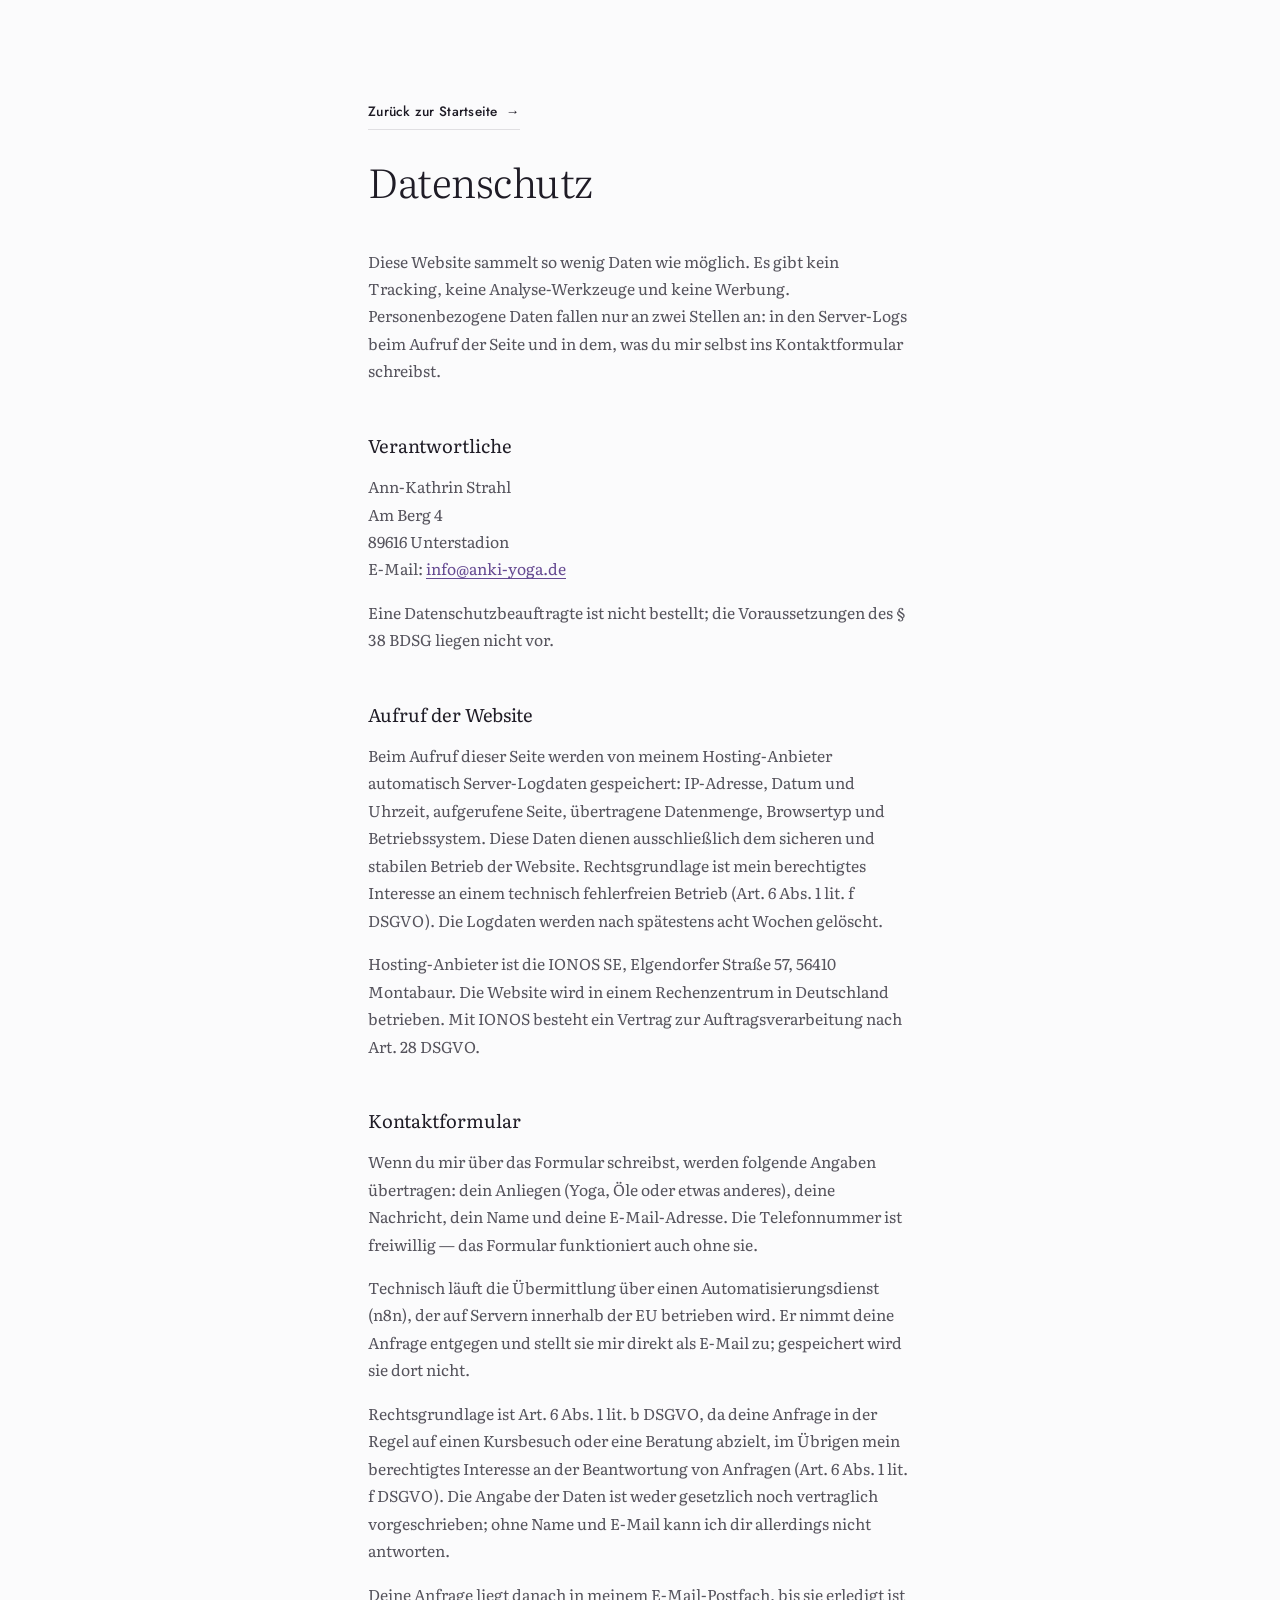
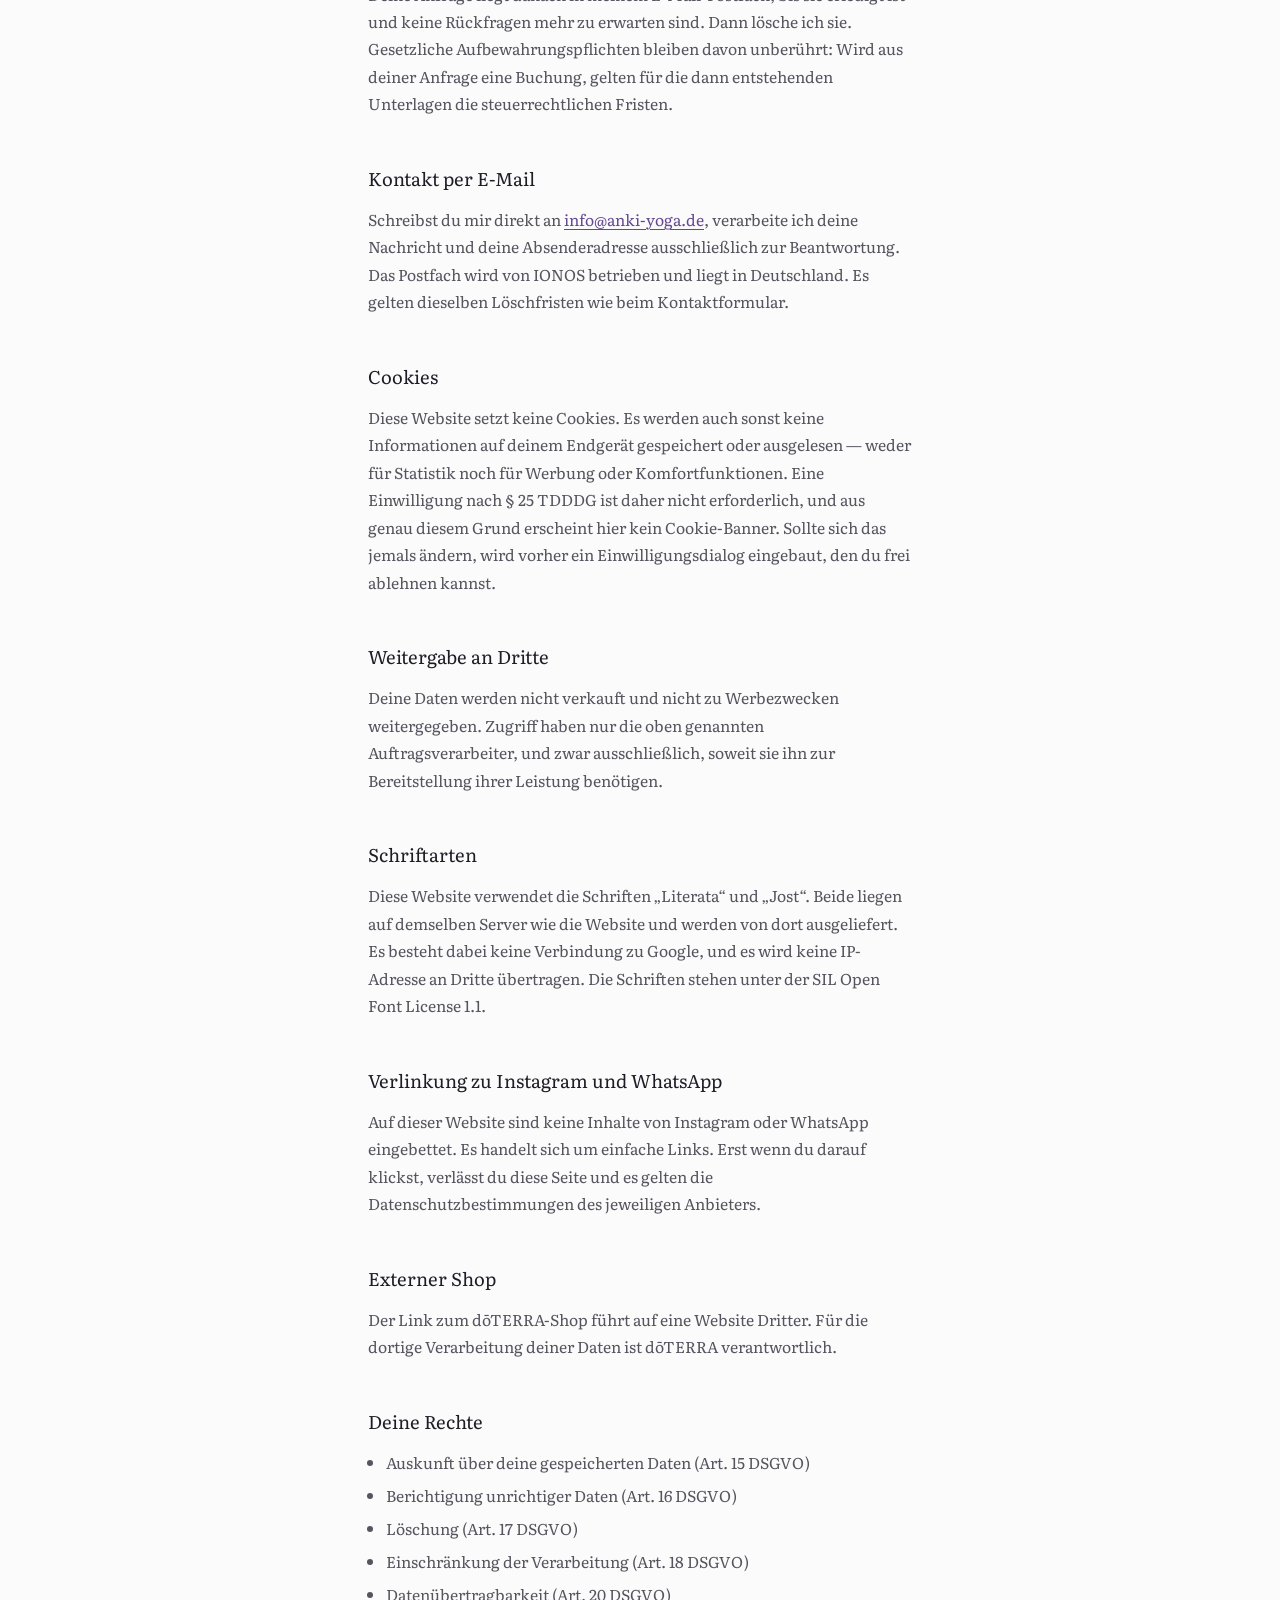
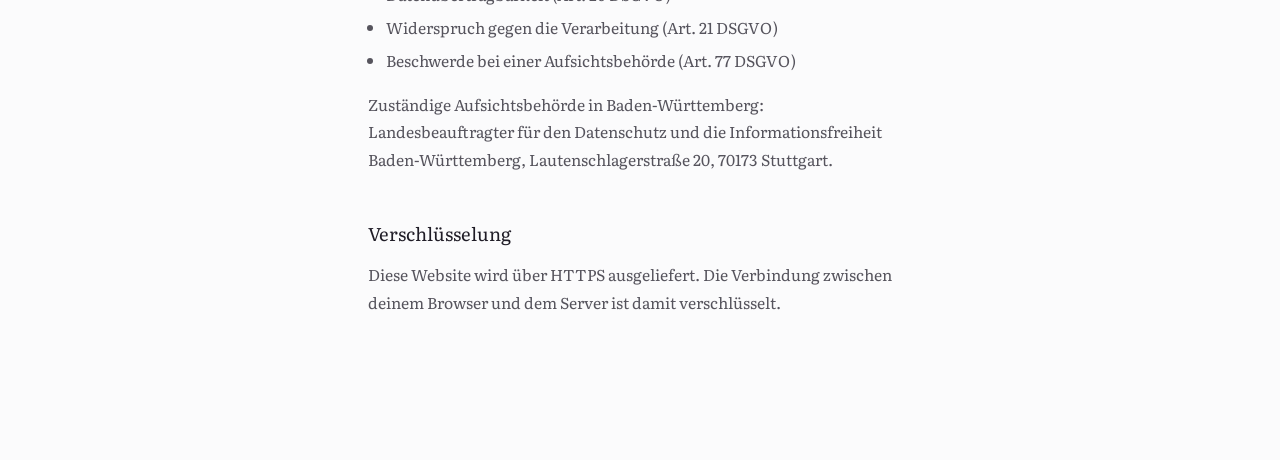
<file: datenschutz.html>
<!DOCTYPE html>
<html lang="de">
<head>
<meta charset="utf-8">
<meta name="viewport" content="width=device-width, initial-scale=1">
<title>Datenschutzerklärung — Anki Strahl</title>
<meta name="theme-color" content="#fbfafc">
<link rel="canonical" href="https://anki-yoga.de/datenschutz.html">
<link rel="icon" href="assets/img/favicon.svg" type="image/svg+xml">
<link rel="stylesheet" href="assets/css/fonts.css">
<link rel="stylesheet" href="assets/css/style.css">
</head>
<body>

<main class="legal">
  <p class="legal__back"><a class="link-arrow" href="index.html">Zurück zur Startseite</a></p>

  <h1>Datenschutz</h1>

  <!-- TODO Anki: Vor dem Livegang bitte einmal von einer Fachperson prüfen lassen.
       Dieser Text beschreibt den tatsächlichen Stand der Website: kein Tracking,
       keine Analyse, keine Cookies, Schriften lokal, Formular über n8n.
       Sobald etwas davon dazukommt, muss der Text ergänzt werden. -->

  <p>
    Diese Website sammelt so wenig Daten wie möglich. Es gibt kein Tracking, keine Analyse-Werkzeuge
    und keine Werbung. Personenbezogene Daten fallen nur an zwei Stellen an: in den Server-Logs
    beim Aufruf der Seite und in dem, was du mir selbst ins Kontaktformular schreibst.
  </p>

  <h2>Verantwortliche</h2>
  <address>
    Ann-Kathrin Strahl<br>
    Am Berg 4<br>
    89616 Unterstadion<br>
    E-Mail: <a href="mailto:info@anki-yoga.de">info@anki-yoga.de</a>
  </address>
  <p>
    Eine Datenschutzbeauftragte ist nicht bestellt; die Voraussetzungen des § 38 BDSG
    liegen nicht vor.
  </p>

  <h2>Aufruf der Website</h2>
  <p>
    Beim Aufruf dieser Seite werden von meinem Hosting-Anbieter automatisch Server-Logdaten
    gespeichert: IP-Adresse, Datum und Uhrzeit, aufgerufene Seite, übertragene Datenmenge,
    Browsertyp und Betriebssystem. Diese Daten dienen ausschließlich dem sicheren und stabilen
    Betrieb der Website. Rechtsgrundlage ist mein berechtigtes Interesse an einem technisch
    fehlerfreien Betrieb (Art. 6 Abs. 1 lit. f DSGVO). Die Logdaten werden nach spätestens
    acht Wochen gelöscht.
  </p>
  <!-- Die acht Wochen sind keine Schätzung, sondern IONOS' eigene Angabe. Sie steht
       gleich zweimal im Hilfe-Center: unter "Data processing by Web Hosting products"
       ("The data is stored for 8 weeks") und unter "Hinweise zu Logdateien" ("kept for
       a maximum of 8 weeks"). Wenn IONOS den Wert irgendwann ändert, muss der Satz hier
       nachgezogen werden. -->
  <p>
    Hosting-Anbieter ist die IONOS SE, Elgendorfer Straße 57, 56410 Montabaur. Die Website
    wird in einem Rechenzentrum in Deutschland betrieben. Mit IONOS besteht ein Vertrag zur
    Auftragsverarbeitung nach Art. 28 DSGVO.
  </p>

  <h2>Kontaktformular</h2>
  <p>
    Wenn du mir über das Formular schreibst, werden folgende Angaben übertragen: dein Anliegen
    (Yoga, Öle oder etwas anderes), deine Nachricht, dein Name und deine E-Mail-Adresse. Die
    Telefonnummer ist freiwillig — das Formular funktioniert auch ohne sie.
  </p>
  <!-- Art. 13 Abs. 1 lit. e DSGVO verlangt "Empfänger oder Kategorien von
       Empfängern". Die Kategorie reicht also, ein namentlich genannter
       Dienstleister ist nicht vorgeschrieben. Deshalb steht hier die Rolle
       statt einer Firmierung — das bleibt auch richtig, wenn der Betreiber
       irgendwann wechselt, und hält den Text kurz.

       Der Satz "gespeichert wird sie dort nicht" muss technisch stimmen:
       In n8n dürfen die Execution-Daten für erfolgreiche Durchläufe nicht
       mitgeschrieben werden. Ist das nicht eingestellt, liegt die Nachricht
       doch in der Datenbank und der Satz wäre falsch. -->
  <p>
    Technisch läuft die Übermittlung über einen Automatisierungsdienst (n8n), der auf Servern
    innerhalb der EU betrieben wird. Er nimmt deine Anfrage entgegen und stellt sie mir direkt
    als E-Mail zu; gespeichert wird sie dort nicht.
  </p>
  <p>
    Rechtsgrundlage ist Art. 6 Abs. 1 lit. b DSGVO, da deine Anfrage in der Regel auf einen
    Kursbesuch oder eine Beratung abzielt, im Übrigen mein berechtigtes Interesse an der
    Beantwortung von Anfragen (Art. 6 Abs. 1 lit. f DSGVO). Die Angabe der Daten ist weder
    gesetzlich noch vertraglich vorgeschrieben; ohne Name und E-Mail kann ich dir allerdings
    nicht antworten.
  </p>
  <p>
    Deine Anfrage liegt danach in meinem E-Mail-Postfach, bis sie erledigt ist und keine
    Rückfragen mehr zu erwarten sind. Dann lösche ich sie. Gesetzliche Aufbewahrungspflichten
    bleiben davon unberührt: Wird aus deiner Anfrage eine Buchung, gelten für die dann
    entstehenden Unterlagen die steuerrechtlichen Fristen.
  </p>

  <h2>Kontakt per E-Mail</h2>
  <p>
    Schreibst du mir direkt an <a href="mailto:info@anki-yoga.de">info@anki-yoga.de</a>, verarbeite
    ich deine Nachricht und deine Absenderadresse ausschließlich zur Beantwortung. Das Postfach wird
    von IONOS betrieben und liegt in Deutschland. Es gelten dieselben Löschfristen wie beim
    Kontaktformular.
  </p>

  <!-- Hier steht bewusst, dass es kein Banner gibt. § 25 TDDDG knüpft die
       Einwilligungspflicht daran, dass Informationen im Endgerät gespeichert
       oder ausgelesen werden. Genau das passiert auf dieser Seite nirgends:
       keine Cookies, kein localStorage, kein sessionStorage, keine Zählpixel,
       keine fremden Skripte. Ein Banner wäre deshalb rechtlich nicht nötig —
       und er würde Besucherinnen eine Datenverarbeitung suggerieren, die es
       gar nicht gibt. -->
  <h2>Cookies</h2>
  <p>
    Diese Website setzt keine Cookies. Es werden auch sonst keine Informationen auf deinem Endgerät
    gespeichert oder ausgelesen — weder für Statistik noch für Werbung oder Komfortfunktionen.
    Eine Einwilligung nach § 25 TDDDG ist daher nicht erforderlich, und aus genau diesem Grund
    erscheint hier kein Cookie-Banner. Sollte sich das jemals ändern, wird vorher ein
    Einwilligungsdialog eingebaut, den du frei ablehnen kannst.
  </p>

  <h2>Weitergabe an Dritte</h2>
  <p>
    Deine Daten werden nicht verkauft und nicht zu Werbezwecken weitergegeben. Zugriff haben nur
    die oben genannten Auftragsverarbeiter, und zwar ausschließlich, soweit sie ihn zur
    Bereitstellung ihrer Leistung benötigen.
  </p>

  <h2>Schriftarten</h2>
  <p>
    Diese Website verwendet die Schriften „Literata“ und „Jost“. Beide liegen auf demselben
    Server wie die Website und werden von dort ausgeliefert. Es besteht dabei keine Verbindung
    zu Google, und es wird keine IP-Adresse an Dritte übertragen. Die Schriften stehen unter
    der SIL Open Font License 1.1.
  </p>

  <h2>Verlinkung zu Instagram und WhatsApp</h2>
  <p>
    Auf dieser Website sind keine Inhalte von Instagram oder WhatsApp eingebettet. Es handelt sich
    um einfache Links. Erst wenn du darauf klickst, verlässt du diese Seite und es gelten die
    Datenschutzbestimmungen des jeweiligen Anbieters.
  </p>

  <h2>Externer Shop</h2>
  <p>
    Der Link zum dōTERRA-Shop führt auf eine Website Dritter. Für die dortige Verarbeitung
    deiner Daten ist dōTERRA verantwortlich.
  </p>

  <h2>Deine Rechte</h2>
  <ul>
    <li>Auskunft über deine gespeicherten Daten (Art. 15 DSGVO)</li>
    <li>Berichtigung unrichtiger Daten (Art. 16 DSGVO)</li>
    <li>Löschung (Art. 17 DSGVO)</li>
    <li>Einschränkung der Verarbeitung (Art. 18 DSGVO)</li>
    <li>Datenübertragbarkeit (Art. 20 DSGVO)</li>
    <li>Widerspruch gegen die Verarbeitung (Art. 21 DSGVO)</li>
    <li>Beschwerde bei einer Aufsichtsbehörde (Art. 77 DSGVO)</li>
  </ul>
  <p>
    Zuständige Aufsichtsbehörde in Baden-Württemberg: Landesbeauftragter für den Datenschutz
    und die Informationsfreiheit Baden-Württemberg, Lautenschlagerstraße 20, 70173 Stuttgart.
  </p>

  <h2>Verschlüsselung</h2>
  <p>
    Diese Website wird über HTTPS ausgeliefert. Die Verbindung zwischen deinem Browser und
    dem Server ist damit verschlüsselt.
  </p>
</main>

</body>
</html>
</file>
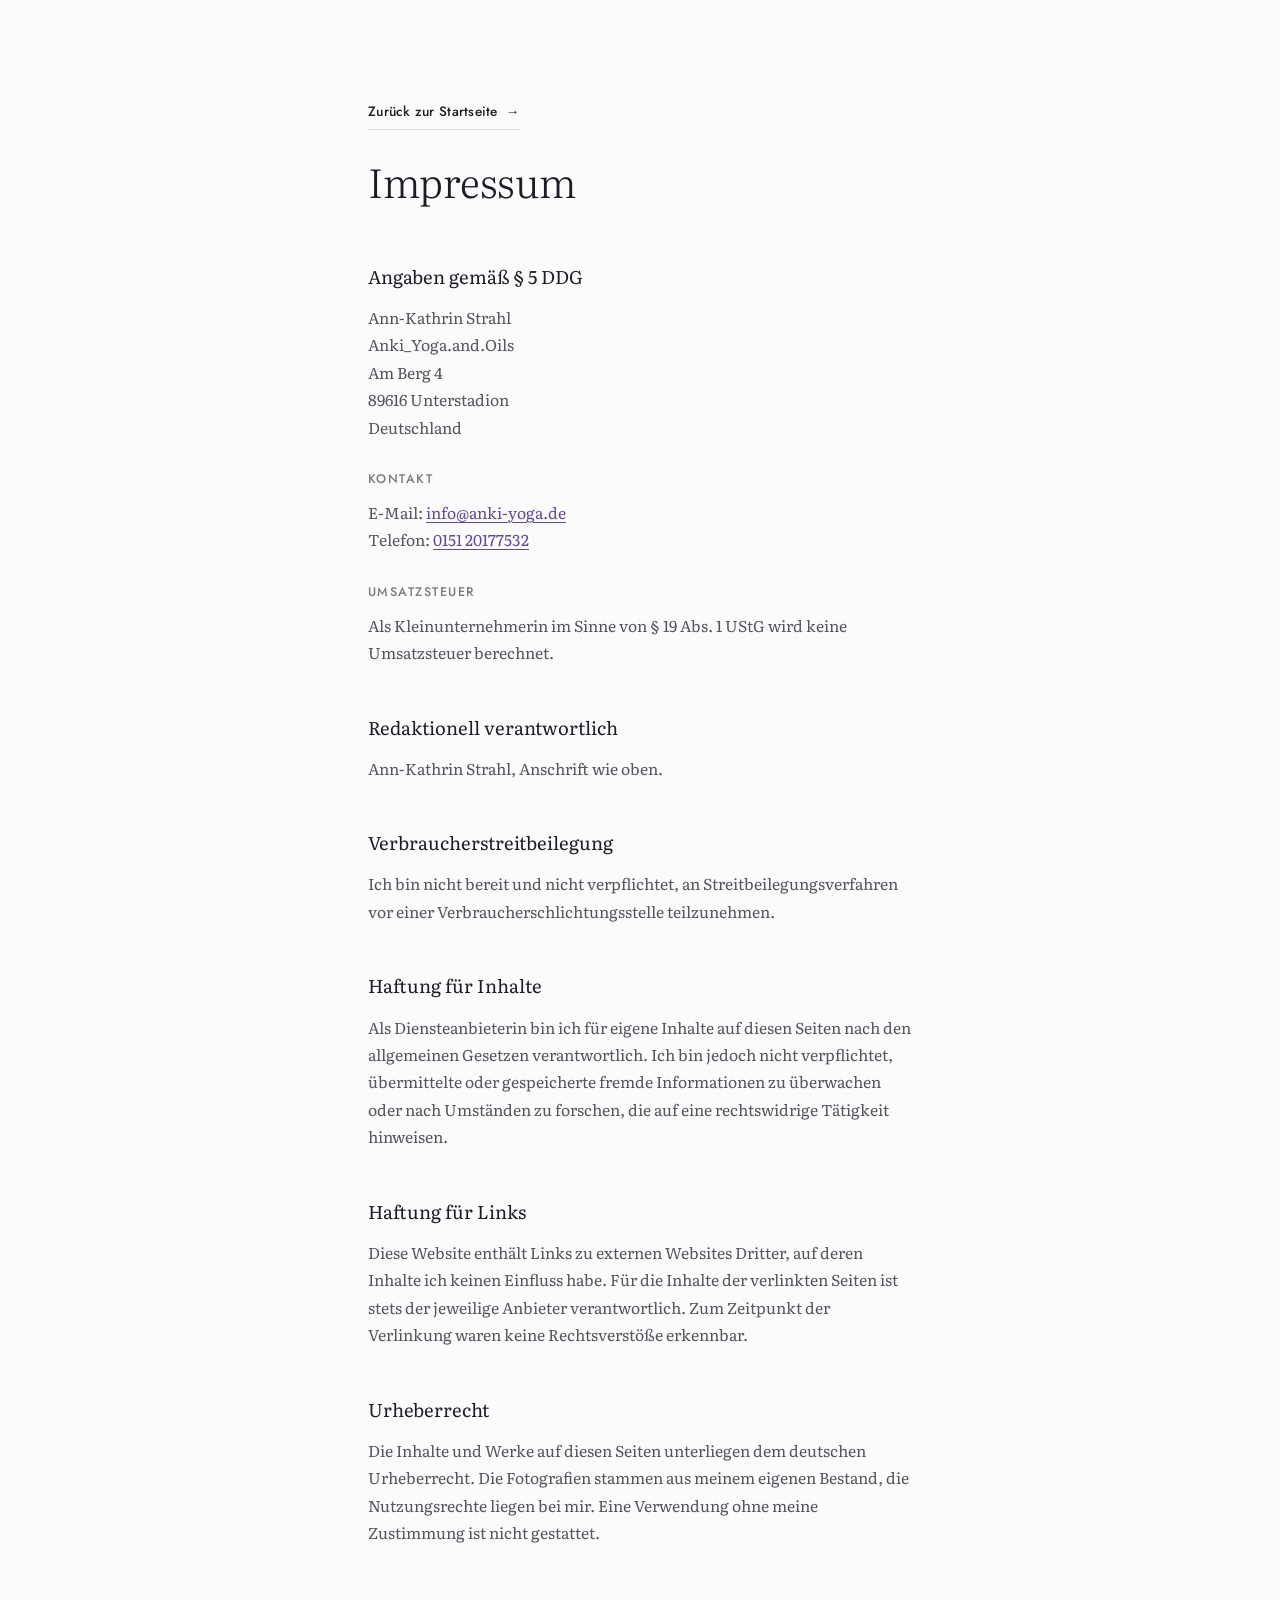
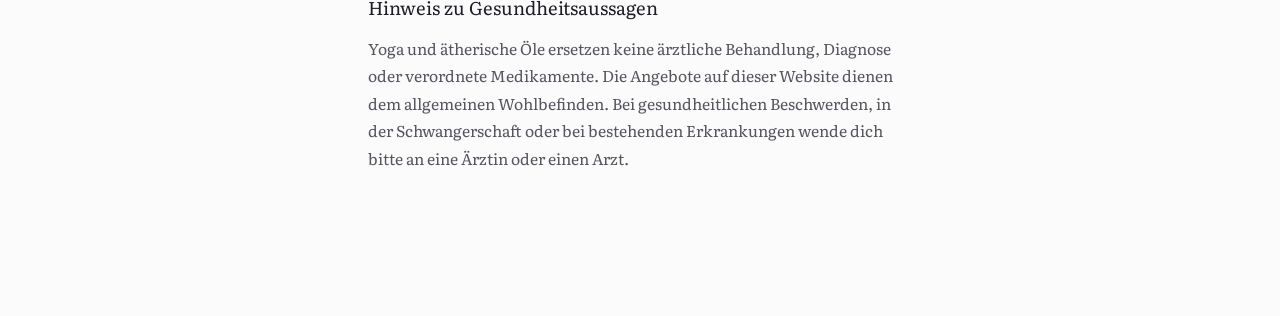
<file: impressum.html>
<!DOCTYPE html>
<html lang="de">
<head>
<meta charset="utf-8">
<meta name="viewport" content="width=device-width, initial-scale=1">
<title>Impressum — Anki Strahl</title>
<meta name="theme-color" content="#fbfafc">
<link rel="canonical" href="https://anki-yoga.de/impressum.html">
<link rel="icon" href="assets/img/favicon.svg" type="image/svg+xml">
<link rel="stylesheet" href="assets/css/fonts.css">
<link rel="stylesheet" href="assets/css/style.css">
</head>
<body>

<main class="legal">
  <p class="legal__back"><a class="link-arrow" href="index.html">Zurück zur Startseite</a></p>

  <h1>Impressum</h1>

  <!-- Im Impressum muss der bürgerliche Name stehen, nicht der Auftritt.
       "Anki_Yoga.and.Oils" ist die Geschäftsbezeichnung und darf daneben
       stehen, ersetzt den Namen aber nicht (§ 5 DDG). -->

  <h2>Angaben gemäß § 5 DDG</h2>
  <address>
    Ann-Kathrin Strahl<br>
    Anki_Yoga.and.Oils<br>
    Am Berg 4<br>
    89616 Unterstadion<br>
    Deutschland
  </address>

  <!-- Die Nummer steht sichtbar in der gewohnten Schreibweise, der Link
       dagegen international mit +49. Nur so wählt ein Handy richtig, wenn
       jemand aus dem Ausland oder aus einem Mobilnetz ohne Länderkennung
       tippt. Die führende Null entfällt dabei. -->
  <h3>Kontakt</h3>
  <p>
    E-Mail: <a href="mailto:info@anki-yoga.de">info@anki-yoga.de</a><br>
    Telefon: <a href="tel:+4915120177532">0151 20177532</a>
  </p>

  <!-- Kleinunternehmerin nach § 19 UStG: Damit entfällt die Pflicht zur Angabe
       einer USt-IdNr. Die Steuernummer gehört ausdrücklich nicht ins Impressum —
       sie ist nicht gefordert und hat dort nichts verloren. -->
  <h3>Umsatzsteuer</h3>
  <p>
    Als Kleinunternehmerin im Sinne von § 19 Abs. 1 UStG wird keine Umsatzsteuer berechnet.
  </p>

  <!-- Hier muss derselbe bürgerliche Name stehen wie oben. "Anki Strahl" ist
       der Auftritt, nicht die Person — in einer Pflichtangabe zählt der
       eingetragene Name. -->
  <h2>Redaktionell verantwortlich</h2>
  <p>
    Ann-Kathrin Strahl, Anschrift wie oben.
  </p>

  <!-- Der früher übliche Link auf die EU-Plattform zur Online-Streitbeilegung
       steht hier bewusst nicht mehr: Die Plattform wurde zum 20. Juli 2025
       abgeschaltet, die Verlinkungspflicht ist damit entfallen. Ein Link würde
       heute ins Leere führen — und ein toter Pflichthinweis ist schlechter als
       gar keiner. Der Satz nach § 36 VSBG bleibt dagegen sinnvoll. -->

  <h2>Verbraucherstreitbeilegung</h2>
  <p>
    Ich bin nicht bereit und nicht verpflichtet, an Streitbeilegungsverfahren vor einer
    Verbraucherschlichtungsstelle teilzunehmen.
  </p>

  <h2>Haftung für Inhalte</h2>
  <p>
    Als Diensteanbieterin bin ich für eigene Inhalte auf diesen Seiten nach den allgemeinen
    Gesetzen verantwortlich. Ich bin jedoch nicht verpflichtet, übermittelte oder gespeicherte
    fremde Informationen zu überwachen oder nach Umständen zu forschen, die auf eine rechtswidrige
    Tätigkeit hinweisen.
  </p>

  <h2>Haftung für Links</h2>
  <p>
    Diese Website enthält Links zu externen Websites Dritter, auf deren Inhalte ich keinen
    Einfluss habe. Für die Inhalte der verlinkten Seiten ist stets der jeweilige Anbieter
    verantwortlich. Zum Zeitpunkt der Verlinkung waren keine Rechtsverstöße erkennbar.
  </p>

  <h2>Urheberrecht</h2>
  <p>
    Die Inhalte und Werke auf diesen Seiten unterliegen dem deutschen Urheberrecht.
    Die Fotografien stammen aus meinem eigenen Bestand, die Nutzungsrechte liegen bei mir.
    Eine Verwendung ohne meine Zustimmung ist nicht gestattet.
  </p>

  <h2>Hinweis zu Gesundheitsaussagen</h2>
  <p>
    Yoga und ätherische Öle ersetzen keine ärztliche Behandlung, Diagnose oder verordnete
    Medikamente. Die Angebote auf dieser Website dienen dem allgemeinen Wohlbefinden.
    Bei gesundheitlichen Beschwerden, in der Schwangerschaft oder bei bestehenden
    Erkrankungen wende dich bitte an eine Ärztin oder einen Arzt.
  </p>
</main>

</body>
</html>
</file>
<file: assets/css/fonts.css>
/* Diese Datei wird erzeugt — nicht von Hand ändern.
   Quelle: tools/build-fonts.py, dort steht auch die Begründung.

   font-display: swap heißt: bis die Schrift geladen ist, zeigt der Browser
   die Ersatzschrift aus --font-serif bzw. --font-sans. Ein kurzer Sprung ist
   besser als ein leerer Bildschirm.

   Lizenz: SIL Open Font License 1.1, siehe assets/fonts/OFL.txt. */

@font-face {
  font-family: 'Literata';
  font-style: normal;
  font-weight: 200 600;
  font-display: swap;
  src: url('../fonts/literata.woff2') format('woff2');
}

@font-face {
  font-family: 'Literata';
  font-style: italic;
  font-weight: 200 500;
  font-display: swap;
  src: url('../fonts/literata-italic.woff2') format('woff2');
}

@font-face {
  font-family: 'Jost';
  font-style: normal;
  font-weight: 300 600;
  font-display: swap;
  src: url('../fonts/jost.woff2') format('woff2');
}
</file>
<file: assets/css/style.css>
/* =============================================================
   Anki Strahl — Somatic Yin Yoga & ätherische Öle

   Sie heißt Strahl. Ihr Logo ist eine aufgehende Sonne.
   Daraus ist der Bauplan der Seite geworden: Sie beginnt in der
   Nacht, geht durch die Dämmerung und endet im Tag. Das ist
   gleichzeitig ihr Weg vom Lauten ins Leise.

   Farbe passiert genau zweimal:
   ein lila Band (die Dämmerung) und die gelbe Öl-Sektion (der Tag).
   Sonst ist Farbe nur Linie, Zitat und Fokus.

   Schrift: Literata trägt alles, meist im leichten Schnitt.
   Jost erscheint nur auf kleinen Schildern.

   Bewegung: die Sonne (Leiste, Hero, Footer) · Atemkreis ·
   gezogener Strich · Öltropfen · Bilder, die von unten aufgehen.
   ============================================================= */

/* ---------- 1 · TOKENS ---------- */

:root {
  --paper:   oklch(0.988 0.002 300);
  --tint:    oklch(0.966 0.006 300);

  --ink:     oklch(0.235 0.020 300);
  --night:   oklch(0.175 0.028 300);   /* Hero und Footer */
  --dusk:    oklch(0.335 0.078 300);   /* das Zitatband */
  --ink-2:   oklch(0.45 0.015 300);
  --ink-3:   oklch(0.58 0.012 300);
  --line:    oklch(0.905 0.004 300);
  --line-2:  oklch(0.845 0.006 300);

  /* Die zwei Farben. Violett ist die Stunde vor dem Aufgehen,
     Gelb das erste Licht. Beide sind textsicher eingestellt. */
  --lilac:    oklch(0.47 0.115 300);   /* 4.9 : 1 auf Papier */
  --lilac-lt: oklch(0.80 0.075 300);   /* Fassung für dunklen Grund */
  --sunlight: oklch(0.918 0.088 92);   /* Fläche der Öl-Sektion */
  /* Zwei aufgehellte Fassungen. Bewusst als feste Werte, nicht als
     color-mix mit --paper: --paper liegt auf Hue 300, das Gelb auf 92 —
     OKLCH nimmt den kürzeren Weg über 339 und die Mischung wird rosa. */
  --sun-wash: oklch(0.972 0.023 92);   /* Kursplan-Karten auf Weiß */
  --sun-card: oklch(0.966 0.032 92);   /* Ablauf-Karten auf der gelben Fläche */
  --sun-deep: oklch(0.72 0.145 82);    /* nur Strich, nie Text */
  --alarm:    oklch(0.50 0.150 25);

  /* Semantische Rollen. Nur diese werden von Sektionen überschrieben. */
  --bg:        var(--paper);
  --surface:   var(--tint);
  --fg:        var(--ink-2);
  --fg-strong: var(--ink);
  --fg-muted:  var(--ink-3);
  --rule:      var(--line);
  --accent:    var(--lilac);

  --font-serif: Literata, Georgia, "Times New Roman", serif;
  --font-sans:  Jost, "Helvetica Neue", Arial, sans-serif;

  /* Die Hero-Headline sind zwei gleich gebaute Sätze. Die Parallele wirkt
     nur, wenn beide gleich umbrechen — deshalb ist die Stufe so gewählt,
     dass ab Tablet je ein Satz auf eine Zeile passt.
     Die Untergrenze liegt bei 1,75rem statt 2rem: bei 32 px blieb am Telefon
     von beiden Sätzen je ein letztes Wort allein auf einer Zeile — „man
     sieht." und „spürt." standen als Waisen da, vier Zeilen für zwei Sätze.
     Bei 28 px passt der zweite Satz auf eine Zeile und der erste bricht
     sauber in der Mitte. */
  --step-hero:  clamp(1.75rem, 4.6vw, 3.6rem);
  --step-said:  clamp(1.6rem, 3.2vw, 2.5rem);
  --step-h3:    clamp(1.2rem, 1.9vw, 1.5rem);
  --step-lead:  clamp(1.08rem, 0.98rem + 0.45vw, 1.28rem);
  --measure:    36rem;

  /* --shell ist die Inhaltsbreite. Wer seinen Rand selbst mitbringt,
     rechnet ihn oben drauf — sonst rutschen Leiste und Hero gegenüber
     dem Fließtext um genau eine Randbreite nach innen. */
  /* Weiche Kanten. Harte Ecken plus Haarlinien lassen jede Seite wie
     einen Zeitschriftensatz aussehen — Radien nehmen das raus. */
  --r-img:  6px;
  --r-card: 10px;

  --shell:     74rem;
  --gutter:    clamp(1.5rem, 5vw, 5rem);
  --shell-out: calc(var(--shell) + 2 * var(--gutter));
  --section-y: clamp(5.5rem, 11vw, 10rem);

  /* Bewegung. Lang und weich — nichts federt, nichts springt. */
  --ease:      cubic-bezier(0.22, 1, 0.36, 1);
  --ease-soft: cubic-bezier(0.4, 0, 0.2, 1);
  --dur-press:  120ms;
  --dur-state:  260ms;
  --dur-reveal: 900ms;

  --z-below: -1;
  --z-base: 0;
  --z-raised: 10;
  --z-controls: 20;
  --z-sticky: 100;
  --z-panel: 200;
  --z-nav: 250;    /* über dem Panel — sonst ist der Schließen-Knopf begraben */
  --z-skip: 300;
}

/* Die Nacht. Hero und Footer — Anfang und Ende. */
.on-night {
  --bg:        var(--night);
  --surface:   oklch(0.28 0.028 300);
  --fg:        oklch(0.82 0.012 300);
  --fg-strong: var(--paper);
  --fg-muted:  oklch(0.68 0.014 300);
  --rule:      oklch(1 0 0 / 0.22);
  --accent:    var(--lilac-lt);
  background: var(--bg);
  color: var(--fg);
}

/* Die Dämmerung. Nur das Zitatband. */
.on-dusk {
  --bg:        var(--dusk);
  --surface:   oklch(0.40 0.080 300);
  --fg:        oklch(0.88 0.022 300);
  --fg-strong: oklch(0.985 0.006 300);
  --fg-muted:  oklch(0.77 0.030 300);
  --rule:      oklch(1 0 0 / 0.22);
  --accent:    oklch(0.86 0.075 95);
  background: var(--bg);
  color: var(--fg);
}

/* Der Tag. Nur die Öl-Sektion. Violett auf Gelb — die beiden
   Farben der Marke treffen sich genau einmal. */
.on-sun {
  --bg:        var(--sunlight);
  --surface:   oklch(0.86 0.090 92);
  --fg:        oklch(0.385 0.045 78);
  --fg-strong: oklch(0.245 0.045 78);
  --fg-muted:  oklch(0.505 0.048 78);
  --rule:      oklch(0.245 0.045 78 / 0.22);
  --accent:    oklch(0.38 0.105 300);
  background: var(--bg);
  color: var(--fg);
}

/* ---------- 2 · RESET ---------- */

*, *::before, *::after { box-sizing: border-box; }

html {
  -webkit-text-size-adjust: 100%;
  scroll-behavior: smooth;
  scroll-padding-top: 5rem;
  background: var(--night);
}

body {
  margin: 0;
  background: var(--paper);
  color: var(--fg);
  font-family: var(--font-serif);
  font-size: 1.0625rem;
  line-height: 1.75;
  font-optical-sizing: auto;
  -webkit-font-smoothing: antialiased;
  text-rendering: optimizeLegibility;
  /* clip statt hidden: hidden würde den klebenden Hero brechen. */
  overflow-x: clip;
}

h1, h2, h3, p, figure, figcaption, blockquote, dl, dd { margin: 0; }
ul, ol { margin: 0; padding: 0; }
img, svg { display: block; max-width: 100%; }

/* Jedes Foto steckt in einem <picture>, das dem Browser AVIF anbietet und
   das JPEG als Rückfalloption behält. Diese Hülle soll im Layout nicht
   existieren: mit display:contents erzeugt sie keine eigene Box, das <img>
   steht weiterhin genau dort, wo vorher das <img> stand. Ohne diese Zeile
   müsste jede Regel wie „.shot img" oder „.light__media img" eine zweite
   für die Hülle bekommen, und Grid- wie Flex-Kinder wären plötzlich das
   <picture> statt das Bild. */
picture { display: contents; }
button { font: inherit; color: inherit; cursor: pointer; background: none; border: 0; padding: 0; }
table { border-collapse: collapse; }

/* Der graue Kasten, den iOS beim Antippen über jedes Ziel legt, macht auch
   die ruhigste Seite hektisch. Rückmeldung geben wir selbst — siehe :active. */
a, button, summary, label, [role="button"] { -webkit-tap-highlight-color: transparent; }

a {
  color: var(--accent);
  text-decoration-thickness: 1px;
  text-underline-offset: 0.2em;
}

::selection {
  background: color-mix(in oklch, var(--lilac) 22%, transparent);
  color: var(--ink);
}

:focus-visible {
  outline: 2px solid var(--accent);
  outline-offset: 3px;
  border-radius: 2px;
}

.visually-hidden {
  position: absolute; width: 1px; height: 1px;
  margin: -1px; padding: 0; border: 0;
  clip-path: inset(50%); overflow: hidden; white-space: nowrap;
}

.skip-link {
  position: absolute; left: 50%; top: 0;
  transform: translate(-50%, -120%);
  z-index: var(--z-skip);
  background: var(--paper); color: var(--ink);
  font-family: var(--font-sans); font-size: 0.85rem;
  padding: 0.75rem 1.25rem; border-radius: 0 0 4px 4px;
  text-decoration: none;
  transition: transform var(--dur-state) var(--ease);
}
.skip-link:focus-visible { transform: translate(-50%, 0); }

/* ---------- 3 · BAUSTEINE ---------- */

/* Überschriften sind Sätze, die Anki so sagen würde. Deshalb weder
   Kicker noch Ornament darüber — nur Text in Erzählgröße. */
.said {
  font-family: var(--font-serif);
  font-size: var(--step-said);
  font-weight: 300;
  line-height: 1.22;
  letter-spacing: -0.015em;
  color: var(--fg-strong);
  max-width: 19em;
  text-wrap: balance;
}
.said--lead { max-width: 14em; }

.btn {
  display: inline-flex; align-items: center; justify-content: center;
  gap: 0.5rem;
  min-height: 44px;
  padding: 0.8rem 1.5rem;
  font-family: var(--font-sans);
  font-size: 0.875rem; font-weight: 500; letter-spacing: 0.02em;
  color: var(--fg-strong);
  background: transparent;
  border: 1px solid var(--rule);
  border-radius: 999px;
  text-decoration: none;
  transition: background var(--dur-state) var(--ease-soft),
              border-color var(--dur-state) var(--ease-soft),
              color var(--dur-state) var(--ease-soft),
              transform var(--dur-press) var(--ease-soft);
}
.btn--primary {
  background: var(--fg-strong);
  border-color: var(--fg-strong);
  color: var(--bg);
}
.btn--sm { min-height: 38px; padding: 0.55rem 1.1rem; font-size: 0.8rem; }
.btn--wide { width: 100%; }
.btn:active { transform: scale(0.97); }

@media (hover: hover) and (pointer: fine) {
  .btn:hover { border-color: var(--fg-strong); }
  .btn--primary:hover {
    background: color-mix(in oklch, var(--fg-strong) 82%, var(--lilac));
    border-color: color-mix(in oklch, var(--fg-strong) 82%, var(--lilac));
  }
}

.link-arrow {
  display: inline-flex; align-items: center; gap: 0.5rem;
  font-family: var(--font-sans);
  font-size: 0.85rem; font-weight: 500; letter-spacing: 0.02em;
  color: var(--fg-strong);
  text-decoration: none;
  padding-bottom: 0.3rem;
  border-bottom: 1px solid var(--rule);
  transition: color var(--dur-state) var(--ease-soft),
              border-color var(--dur-state) var(--ease-soft);
}
.link-arrow::after {
  /* Als Escape notiert, damit der Pfeil auch dann stimmt, wenn ein Server
     die CSS-Datei ohne charset ausliefert. */
  content: "\2192";
  transition: transform var(--dur-state) var(--ease);
}
.link-arrow--sm { font-size: 0.78rem; }

@media (hover: hover) and (pointer: fine) {
  .link-arrow:hover { color: var(--accent); border-color: var(--accent); }
  .link-arrow:hover::after { transform: translateX(4px); }
}

/* ---------- 4 · DIE SONNE ----------
   Ihr Logo, als Zeichnung nachgebaut. Dreimal auf der Seite,
   jedes Mal mit einer anderen Aufgabe. */

.sun { height: auto; overflow: visible; }
/* Kein vector-effect: non-scaling-stroke. Es hält zwar die Strichstärke über
   alle Größen gleich, macht aber die Zeichen-Animation kaputt: Chrome misst
   das Strichmuster dann im Geräteraum, während pathLength="1" im Nutzerraum
   normiert. Aus dem einen wachsenden Strich werden dadurch ein Dutzend
   winziger Striche — die Sonne baut sich gesprenkelt auf und steht erst am
   Ende richtig da. Deshalb Strichstärken in Nutzereinheiten, pro Sonne so
   gewählt, dass sie gerendert wieder auf ihrem alten Wert landen. */
.sun path {
  fill: none;
  stroke: currentColor;
  stroke-linecap: round;
}

/* (a) In der Leiste ist die Sonne einfach ihr Logo. Alle Striche haben
       dieselbe Stärke und dieselbe Deckung — sobald einzelne Strahlen heller
       oder dunkler sind, liest man das als unterschiedlich dick. */
/* Breite so gewählt, dass der offene Strich ungefähr auf der Länge des
   Schriftzugs endet. Kein Prozentwert: ein SVG ohne feste Breite bläht sonst
   die Rasterspalte auf ihre Standardgröße von 300 px auf. */
.sun--progress { width: clamp(96px, 8.6vw, 108px); display: block; }
.sun--progress path { stroke-width: 1.22; opacity: 0.9; }
/* Dunkle Haarlinien auf Weiß wirken kräftiger als helle auf Schwarz, obwohl
   sie gleich breit sind. In der hellen Leiste deshalb minimal dünner, damit
   das Logo beim Scrollen nicht plötzlich fetter aussieht. */
.nav.is-stuck .sun--progress path,
.nav.is-panel .sun--progress path { stroke-width: 1; }

/* (b) Im Hero geht die Sonne auf, während man ankommt.
       Erst der Horizont, dann die Strahlen von innen nach außen. */
.sun--hero {
  width: clamp(112px, 14vw, 172px);
  margin-bottom: clamp(1.5rem, 3.5vw, 2.5rem);
  color: oklch(1 0 0 / 0.88);
}
.sun--hero path { stroke-width: 0.98; }
.js .sun--hero path { stroke-dasharray: 1; stroke-dashoffset: 1; }
.js .hero.is-ready .sun--hero .sun__horizon path {
  stroke-dashoffset: 0;
  transition: stroke-dashoffset 1000ms var(--ease-soft) 200ms;
}
.js .hero.is-ready .sun--hero .sun__rays path {
  stroke-dashoffset: 0;
  transition: stroke-dashoffset 850ms var(--ease-soft);
  transition-delay: calc(750ms + var(--d, 0ms));
}

/* (c) Als Kapitelwechsel liegt sie auf einer Linie: die Linie ist der
       Horizont, die Strahlen gehen beim Reinscrollen nacheinander auf.
       Der Horizont im SVG läuft bis an den Rand, damit er die Linie
       links und rechts nahtlos fortsetzt. */
/* Der Trenner ist ihr Logo im Querformat: die zwei langen Strahlen laufen
   nach links und rechts weg, unter der Rundung bleibt der Strich offen,
   und darüber geht die Sonne auf. Alles steckt im SVG — kein zweiter Strich
   als ::before, sonst lägen zwei Linien unterschiedlicher Deckung
   übereinander und der Trenner wirkt gestückelt. */
.rayline {
  position: relative;
  display: grid; justify-items: center;
}
.sun--line {
  width: clamp(300px, 40vw, 520px);
  max-width: 100%;
  color: var(--accent);
}
.sun--line path { stroke-width: 0.94; }

/* Derselbe Ablauf wie im Hero: erst laufen die zwei Strahlen aus der Lücke
   nach außen, dann geht die Sonne darüber auf. */
.js .sun--line path { stroke-dasharray: 1; stroke-dashoffset: 1; }
.js .rayline.is-in .sun--line .sun__open path {
  stroke-dashoffset: 0;
  transition: stroke-dashoffset 1100ms var(--ease-soft) 120ms;
}
/* Zusätzlich zum Zeichnen eine Blende: dadurch setzt jeder Strahl weich ein
   statt mit einer harten Spitze. Das ist der Unterschied zwischen „gezeichnet"
   und „aufgegangen". */
.js .sun--line .sun__rays path { opacity: 0; }
.js .rayline.is-in .sun--line .sun__rays path {
  stroke-dashoffset: 0;
  opacity: 1;
  transition: stroke-dashoffset 850ms var(--ease-soft),
              opacity 600ms var(--ease-soft);
  transition-delay: calc(820ms + var(--d, 0ms));
}

/* (d) Am Schluss geht sie ein letztes Mal auf, groß und mittig. */
.sun--closing {
  width: clamp(120px, 15vw, 180px);
  margin-inline: auto;
  color: var(--accent);
}
.sun--closing path { stroke-width: 0.8; }
.js .sun--closing path { stroke-dasharray: 1; stroke-dashoffset: 1; }
.js .sun--closing.is-in .sun__horizon path {
  stroke-dashoffset: 0;
  transition: stroke-dashoffset 900ms var(--ease-soft);
}
.js .sun--closing.is-in .sun__rays path {
  stroke-dashoffset: 0;
  transition: stroke-dashoffset 850ms var(--ease-soft);
  transition-delay: calc(450ms + var(--d, 0ms));
}

/* (e) Im Footer steht dasselbe Logo wie in der Leiste, nur größer. Gleiche
       Zeichnung, gleiche Strichstärke, gleiche Deckung — sonst hat die Seite
       zwei Logos statt einem. */
.sun--footer {
  width: clamp(108px, 12vw, 132px);
  color: var(--fg);
}
.sun--footer path { stroke-width: 1; opacity: 0.9; }

/* ---------- 5 · BILDER ----------
   Bilder gehen auf wie die Sonne: von unten herein, während das Motiv
   von leicht zu groß in seine Ruhelage zurückgeht. */

.shot { position: relative; display: grid; gap: 0.85rem; }
.shot__clip {
  display: block;
  position: relative;
  overflow: hidden;
  border-radius: var(--r-img);
  background: var(--surface);
}
.shot img {
  display: block;
  width: 100%; height: 100%;
  object-fit: cover;
}
/* Alle Bilder auf der Seite stehen im selben Format. Sobald zwei
   Seitenverhältnisse nebeneinanderliegen, wirkt die Seite unruhig. */
.shot__clip { aspect-ratio: 4 / 5; }

/* Bilder blenden auf, sie bauen sich nicht von unten nach oben auf. Der alte
   Wisch über clip-path war zu viel Bewegung für ein Porträt — man sieht die
   Animation und nicht sie. Bleibt: ein ruhiges Aufblenden mit einem Hauch
   Zoom, damit das Bild ankommt statt einfach dazustehen. */
.js .shot[data-reveal] .shot__clip { opacity: 0; }
.js .shot[data-reveal] img { transform: scale(1.03); }
.js .shot[data-reveal].is-in .shot__clip {
  opacity: 1;
  transition: opacity 900ms var(--ease);
}
.js .shot[data-reveal].is-in img {
  transform: none;
  transition: transform 1400ms var(--ease);
}

/* ---------- 6 · NAVIGATION ---------- */

/* Über dem dunklen Hero ist die Leiste transparent und hell beschriftet.
   Sobald die helle Seite darunterschiebt, dreht sie sich um. */
.nav {
  position: fixed; top: 0; left: 0; right: 0;
  z-index: var(--z-nav);
  background: transparent;
  transition: background var(--dur-state) var(--ease-soft),
              box-shadow var(--dur-state) var(--ease-soft);
}
.nav:not(.is-stuck):not(.is-panel) {
  --fg:        oklch(0.86 0.010 300);
  --fg-strong: var(--paper);
  --fg-muted:  oklch(0.76 0.012 300);
  --rule:      oklch(1 0 0 / 0.3);
  --bg:        var(--night);
  --accent:    var(--lilac-lt);
}
.nav.is-stuck { background: var(--paper); box-shadow: 0 1px 0 var(--line); }
/* Bei offenem Menü liegt die Leiste auf hellem Grund und muss mitziehen. */
.nav.is-panel { background: var(--paper); box-shadow: none; }
.nav a, .nav button, .nav span, .nav svg {
  transition: color var(--dur-state) var(--ease-soft),
              border-color var(--dur-state) var(--ease-soft),
              background var(--dur-state) var(--ease-soft);
}

.nav__inner {
  max-width: var(--shell-out);
  margin-inline: auto;
  padding: 0.95rem var(--gutter);
  display: flex; align-items: center; gap: clamp(1.5rem, 4vw, 3rem);
}

/* Ihr Logo ist ein senkrechter Aufbau: Sonne, Horizont, Schriftzug.
   Genau so steht es auch in der Leiste — nicht nebeneinander. */
.nav__mark {
  display: grid; justify-items: center;
  text-decoration: none; margin-right: auto;
  color: var(--fg-strong);
}
/* Die Sonne darüber ist eine Haarlinie. Der Schriftzug muss dieselbe
   Strichstärke haben, sonst wirkt er wie draufgeklebt: leichtester Schnitt,
   weite Laufweite, und nicht das kräftigste Weiß. */
/* Der Schriftzug sitzt dicht unter dem offenen Strich, fast angeschnitten.
   Mit Abstand liest man zwei Dinge untereinander, ohne Abstand ein Logo.
   Die 2 px negativ holen die Unterlänge des SVG-Randes wieder rein. */
.nav__mark-word {
  margin-top: -2px;
  font-family: var(--font-sans);
  font-size: 0.66rem; font-weight: 300; letter-spacing: 0.07em;
  white-space: nowrap;
  color: var(--fg);
}

.nav__links { display: none; gap: clamp(1.25rem, 2.5vw, 2rem); }
.nav__links a {
  position: relative;
  font-family: var(--font-sans);
  font-size: 0.85rem; letter-spacing: 0.01em;
  color: var(--fg);
  text-decoration: none;
  padding: 0.25rem 0;
}
.nav__links a::after {
  content: "";
  position: absolute; left: 0; right: 0; bottom: 0;
  height: 1px; background: currentColor;
  transform: scaleX(0); transform-origin: left;
  transition: transform var(--dur-state) var(--ease);
}
@media (hover: hover) and (pointer: fine) {
  .nav__links a:hover { color: var(--fg-strong); }
  .nav__links a:hover::after { transform: scaleX(1); }
}

.nav__cta { display: none; }

.nav__toggle {
  display: inline-flex; align-items: center; gap: 0.6rem;
  min-height: 44px; padding: 0 0.25rem;
  background: none; border: 0;
  font-family: var(--font-sans); font-size: 0.8rem;
  letter-spacing: 0.1em; text-transform: uppercase;
  color: var(--fg-strong);
}
.nav__toggle-bars { display: grid; gap: 4px; width: 20px; }
.nav__toggle-bars i {
  height: 1px; background: currentColor;
  transition: transform var(--dur-state) var(--ease);
}
/* Im offenen Zustand wird aus den zwei Strichen ein Kreuz. Die 2.5px sind
   nicht geraten: die Striche sind 1px hoch mit 4px Abstand, ihre Mitten
   liegen also genau 2.5px über und unter der Mitte des Stapels. Verschoben
   decken sie sich exakt, erst dadurch ergibt die Drehung ein sauberes X.
   Vorher standen hier 6° — viel zu wenig, um als Schließen gelesen zu
   werden; das sah nach einem verrutschten Menü-Symbol aus. */
.nav__toggle[aria-expanded="true"] .nav__toggle-bars i:first-child { transform: translateY(2.5px) rotate(45deg); }
.nav__toggle[aria-expanded="true"] .nav__toggle-bars i:last-child  { transform: translateY(-2.5px) rotate(-45deg); }

@media (max-width: 30rem) { .nav__mark-word { font-size: 0.64rem; letter-spacing: 0.055em; } }
@media (min-width: 64rem) {
  .nav__links, .nav__cta { display: flex; }
  .nav__toggle { display: none; }
}

/* Mobiles Panel — immer hell, egal wo man es öffnet. */
.nav-panel {
  position: fixed; inset: 0;
  z-index: var(--z-panel);
  background: var(--paper);
  color: var(--ink-2);
  padding: 6rem var(--gutter) 3rem;
  display: flex; flex-direction: column; gap: 2.5rem;
  opacity: 0;
  transition: opacity var(--dur-state) var(--ease-soft);
}
/* Ohne diese Zeile überschreibt display:flex das hidden-Attribut — das
   geschlossene Panel liegt dann unsichtbar über der Seite und schluckt Klicks. */
.nav-panel[hidden] { display: none; }
.nav-panel.is-open { opacity: 1; }
.nav-panel__links { display: grid; gap: 0; }
.nav-panel__links a {
  font-family: var(--font-serif);
  font-size: 1.4rem; font-weight: 300;
  color: var(--ink);
  text-decoration: none;
  padding: 0.85rem 0;
  border-bottom: 1px solid var(--line);
  opacity: 0; transform: translateY(8px);
}
.nav-panel.is-open .nav-panel__links a {
  opacity: 1; transform: none;
  transition: opacity 500ms var(--ease), transform 500ms var(--ease);
  transition-delay: calc(60ms + var(--i, 0) * 45ms);
}

/* ---------- 7 · HERO ---------- */

/* Sie sitzt rechts im Bild, links ist es leer. Genau da steht ihr Satz.
   Der Hero bleibt stehen, die helle Seite schiebt sich darüber. */
.hero {
  position: sticky; top: 0;
  z-index: var(--z-base);
  min-height: 100svh;
  display: grid; align-items: end;
  overflow: hidden;
}

.hero__bg { position: absolute; inset: 0; z-index: var(--z-base); }
.hero__shift { position: absolute; inset: -10% 0; will-change: transform; }
.hero__img {
  width: 100%; height: 100%;
  object-fit: cover;
  /* Rechts sitzt sie, links bleibt die Wand für den Satz frei.
     Der Y-Wert ist so gewählt, dass ihr Gesicht auch im Querformat im Bild bleibt. */
  object-position: 62% 20%;
}

/* Auf dem Handy ist der Hero hoch und schmal: das Bild füllt die Höhe
   exakt aus, jede zusätzliche Überhöhe schiebt ihren Kopf aus dem Rahmen.
   Parallax läuft hier ohnehin nicht, also braucht es auch keine Reserve.
   Sie sitzt am rechten Rand der Aufnahme, deshalb rechtsbündig ausrichten —
   jeder Prozentpunkt weniger schneidet ihr Gesicht an. Der Text landet
   unten links auf dem leeren Boden. */
@media (max-width: 48rem) {
  .hero__shift { inset: 0; }
  .hero__img { object-position: 100% 50%; }
}

.hero__scrim {
  position: absolute; inset: 0;
  background:
    linear-gradient(to top,
      oklch(0.15 0.026 300 / 0.92) 0%,
      oklch(0.15 0.026 300 / 0.58) 36%,
      oklch(0.15 0.026 300 / 0.10) 74%),
    linear-gradient(to right,
      oklch(0.15 0.026 300 / 0.62) 0%,
      oklch(0.15 0.026 300 / 0) 62%);
}

.hero__inner {
  position: relative;
  z-index: var(--z-raised);
  width: 100%;
  max-width: var(--shell-out);
  margin-inline: auto;
  padding: 0 var(--gutter) clamp(3rem, 8vh, 6rem);
}

.hero__said {
  font-family: var(--font-serif);
  font-size: var(--step-hero);
  font-weight: 200;
  line-height: 1.02;
  letter-spacing: -0.03em;
  color: var(--fg-strong);
  /* Weit genug, dass jeder der beiden Sätze auf seiner Zeile bleibt. Der
     Umbruch dazwischen steht im Markup, nicht im Zufall des Umbruchs.
     Am Telefon greift die Spaltenbreite und beide brechen zweizeilig um —
     dann aber beide gleich, weil sie fast gleich lang sind. */
  max-width: 18em;
  /* Wo doch umgebrochen wird, sollen die Zeilen gleich lang sein statt die
     letzte fast leer zu lassen. */
  text-wrap: balance;
}

/* Zwei große Zeilen vertragen einen engen Durchschuss. Drei umgebrochene am
   Telefon nicht mehr — dort stehen die Zeilen sonst aufeinander. */
@media (max-width: 38rem) {
  .hero__said { line-height: 1.12; }
}
/* Auf den schmalsten Geräten passt „Es ist das, was man spürt." bei 28 px nicht
   mehr auf eine Zeile und „spürt." steht wieder allein. Zwei Punkt kleiner, und
   der Satz bleibt zusammen. */
@media (max-width: 22rem) {
  .hero__said { font-size: 1.55rem; }
}

/* Drei Wörter, kein Satz. Kursiv gesetzt läse sich das wie ein Nachsatz zur
   Headline; gesperrt und in der Grotesk steht es darunter wie eine Signatur. */
.hero__after {
  margin-top: clamp(1.5rem, 3vw, 2rem);
  font-family: var(--font-sans);
  font-size: clamp(0.76rem, 1.3vw, 0.92rem);
  font-weight: 300;
  letter-spacing: 0.3em;
  color: var(--fg);
}

.hero__down {
  display: inline-flex; align-items: center; gap: 0.85rem;
  margin-top: clamp(2.25rem, 5vw, 3.5rem);
  min-height: 44px;
  font-family: var(--font-sans);
  font-size: 0.72rem; letter-spacing: 0.18em; text-transform: uppercase;
  color: var(--fg-muted);
  text-decoration: none;
  transition: color var(--dur-state) var(--ease-soft);
}
.hero__down svg {
  width: 10px; height: 24px;
  fill: none; stroke: currentColor; stroke-width: 1;
  stroke-linecap: round; stroke-linejoin: round;
}
@media (hover: hover) and (pointer: fine) {
  .hero__down:hover { color: var(--fg-strong); }
}

/* ---------- 8 · DIE KLEINEN ZEICHNUNGEN ---------- */

/* Ein Tropfen. Fällt genau einmal und bleibt dann liegen. */
.drop {
  width: 34px; height: 62px;
  margin-bottom: clamp(1.5rem, 3vw, 2.25rem);
  overflow: visible;
}
.drop__shape, .drop__ripple {
  transform-box: fill-box; transform-origin: center;
  opacity: 0;
}
.drop__shape { fill: var(--accent); }
.drop__ripple { fill: none; stroke: var(--accent); stroke-width: 1; }

@keyframes drop-fall {
  0%   { transform: translateY(-14px) scaleY(0.85); opacity: 0; }
  18%  { opacity: 1; }
  100% { transform: translateY(29px) scaleY(1); opacity: 1; }
}
@keyframes drop-ripple {
  from { transform: scale(0.2); opacity: 0.7; }
  to   { transform: scale(1.05); opacity: 0.4; }
}
.js .drop.is-in .drop__shape  { animation: drop-fall 1700ms var(--ease-soft) 300ms forwards; }
.js .drop.is-in .drop__ripple { animation: drop-ripple 1100ms var(--ease) 1800ms forwards; }

/* ---------- 9 · ANKIS GESCHICHTE ---------- */

/* Diese Sektion liegt über dem Hero und deckt ihn beim Scrollen zu. */
.story {
  position: relative;
  z-index: var(--z-raised);
  background: var(--paper);
  padding: clamp(5rem, 11vw, 9.5rem) var(--gutter) var(--section-y);
  display: grid;
  gap: clamp(3rem, 6vw, 5rem);
}
.story > * { width: 100%; max-width: var(--shell); margin-inline: auto; }
.story__col { display: grid; gap: clamp(1.25rem, 2.5vw, 1.85rem); }

.story__open {
  max-width: 15em;
  margin-bottom: 0.45rem;
  font-size: clamp(1.5rem, 3.4vw, 2.35rem);
  font-weight: 300;
  line-height: 1.24;
  letter-spacing: -0.018em;
  color: var(--fg-strong);
}

.story__text { display: grid; gap: 1.15rem; max-width: var(--measure); }
.story__mid {
  font-size: var(--step-lead);
  font-weight: 400;
  color: var(--fg-strong);
}

/* Der Auftakt: ihr Satz, darunter drei Bilder. Sie stehen bewusst nicht auf
   einer Höhe — drei gleich große Kacheln in einer Reihe sind ein Katalogblatt,
   drei versetzte Formate sind ein Fotoset, das jemand hingelegt hat. */
.story__intro { display: grid; gap: clamp(2.25rem, 5vw, 3.5rem); }

.story__trio {
  display: grid;
  grid-template-columns: repeat(2, minmax(0, 1fr));
  gap: clamp(0.75rem, 3vw, 1.25rem);
  align-items: start;
}
/* Auf dem Handy liegt das größte Bild oben über die volle Breite, darunter die
   zwei kleineren nebeneinander. Drei Hochformate untereinander wären sonst
   dreimal Scrollen für einen einzigen Gedanken. */
.story__trio .trio--a { grid-column: 1 / -1; }
/* Beide sitzen im unteren Drittel ihres Originals. Mittig beschnitten stünde
   über ihnen eine Handbreit leere Wand beziehungsweise leerer Vorhang. */
.trio--a img { object-position: 50% 72%; }
.trio--b img { object-position: 50% 80%; }
.story__trio .trio--c { margin-top: clamp(1.25rem, 5vw, 2rem); }

@media (min-width: 60rem) {
  .story__trio {
    /* Absteigende Größen: das lachende Bild trägt den Blick, die anderen
       beiden begleiten. Gleich breit wäre wieder eine Reihe. */
    grid-template-columns: 1.15fr 0.95fr 0.8fr;
    gap: clamp(1rem, 2vw, 1.75rem);
  }
  .story__trio .trio--a { grid-column: auto; margin-top: clamp(2rem, 5vw, 4.5rem); }
  .story__trio .trio--c { margin-top: clamp(3.5rem, 8vw, 7rem); }
  .story__intro .story__text { max-width: var(--measure); }
}

/* Sie kommen nacheinander, nicht gleichzeitig — sonst ist es ein Schnitt und
   kein Aufblenden. 140 ms sind gerade genug, dass man es merkt, ohne zu warten. */
.js .trio--b[data-reveal].is-in .shot__clip,
.js .trio--b[data-reveal].is-in img { transition-delay: 140ms; }
.js .trio--c[data-reveal].is-in .shot__clip,
.js .trio--c[data-reveal].is-in img { transition-delay: 280ms; }

.story__pair { display: grid; gap: clamp(2rem, 4vw, 3rem); }
.story__pair .shot { max-width: 22rem; }

@media (min-width: 60rem) {
  .story__pair {
    grid-template-columns: minmax(0, 1fr) minmax(0, 0.55fr);
    gap: clamp(2.5rem, 6vw, 5rem);
    align-items: center;
  }
  .story__pair .shot { max-width: none; }
  /* Ein Kapitel kippt die Seite auf die andere Seite, damit der Blick
     nicht in einer Spalte kleben bleibt. */
  .story__pair--flip .shot  { order: 1; }
  .story__pair--flip .story__text { order: 2; }
  .story__col--mid { padding-left: 8%; }
}

/* Ihr eigener Satz schließt die Geschichte — der einzige farbige in dieser
   Sektion, und deshalb steht er allein. */
.story__motto {
  margin-top: clamp(1.25rem, 3vw, 2rem);
  font-size: clamp(1.25rem, 2.6vw, 1.7rem);
  font-style: italic;
  font-weight: 300;
  color: var(--accent);
}

/* ---------- 10 · DAS BAND ---------- */

.band {
  position: relative; z-index: var(--z-raised);
  padding: clamp(4.5rem, 10vw, 8.5rem) var(--gutter);
}
.band__quote { max-width: var(--shell); margin-inline: auto; }
.band__quote p {
  max-width: 13em;
  font-size: clamp(1.7rem, 4.4vw, 3.2rem);
  font-weight: 200;
  line-height: 1.18;
  letter-spacing: -0.025em;
  color: var(--fg-strong);
}
.band__quote p + p {
  margin-top: 0.12em;
  margin-left: clamp(0rem, 7vw, 6rem);
  font-style: italic;
  color: var(--accent);
}

/* ---------- 11 · DAS LICHT ----------
   Ein Bild, das langsamer läuft als die Seite. Hier wird es hell. */

/* Die Sektion übernimmt das Seitenverhältnis der Aufnahme (1600 × 1066).
   Dadurch ist das Bild vollständig zu sehen, auf jeder Breite, statt oben
   und unten beschnitten zu werden. Auf dem Handy läuft es randlos über die
   ganze Breite mit. */
.light {
  position: relative; z-index: var(--z-raised);
  overflow: clip;
  background: var(--night);
  aspect-ratio: 1600 / 1066;
}
/* Kein Verlauf mehr über dem Foto: der war nur da, damit die Zeile darauf
   lesbar blieb. Ohne Zeile verdunkelt er das Bild grundlos — und dieses
   Bild ist der Moment, in dem die Seite hell wird. */
.light__media { position: absolute; inset: 0; }
.light__media img {
  width: 100%; height: 100%;
  object-fit: cover;
}

/* ---------- 12 · WAS ICH MACHE ---------- */

.ways {
  position: relative; z-index: var(--z-raised);
  background: var(--paper);
  padding: var(--section-y) var(--gutter);
  display: grid;
  gap: clamp(3.5rem, 7vw, 6.5rem);
}
.ways > * { width: 100%; max-width: var(--shell); margin-inline: auto; }

.way {
  display: grid;
  gap: clamp(1.75rem, 4vw, 3.5rem);
  align-items: center;
}
.way__media { max-width: 22rem; }
@media (min-width: 56rem) {
  .way { grid-template-columns: minmax(0, 0.7fr) minmax(0, 1fr); }
  .way__media { max-width: none; }
  .way--flip .way__media { order: 2; }
  .way--flip .way__body  { order: 1; }
}

.way__title {
  font-family: var(--font-serif);
  font-size: var(--step-h3);
  font-weight: 400;
  line-height: 1.25;
  color: var(--fg-strong);
  margin-bottom: 1rem;
}

.way__text { max-width: var(--measure); }
/* Zwei Absätze hintereinander brauchen eine Lücke, sonst laufen sie zu einem
   Block zusammen. */
.way__text + .way__text { margin-top: 0.9rem; }

/* Ein Satz, der den Titel erklärt, bevor der Absatz erklärt, wie es geht.
   Etwas größer als der Fließtext und in der Farbe der Überschriften — sonst
   liest er sich wie die erste Zeile des Absatzes darunter. */
.way__lead {
  max-width: var(--measure);
  margin-bottom: 0.9rem;
  font-size: var(--step-lead);
  color: var(--fg-strong);
}

/* Die Zeile über dem Titel sagt in drei Wörtern, um welche Art Angebot es
   geht. Ohne sie muss man den ganzen Absatz lesen, um das zu wissen. */
.way__kicker {
  font-family: var(--font-sans);
  font-size: 0.7rem; letter-spacing: 0.16em; text-transform: uppercase;
  color: var(--fg-muted);
  margin-bottom: 0.6rem;
}

/* Wann, wo, wie viele. Fakten in einer Zeile, gleiche Form wie bei den
   Formaten weiter unten. */
.way__meta {
  margin-top: 1.1rem;
  max-width: var(--measure);
  font-family: var(--font-sans);
  font-size: 0.82rem;
  line-height: 1.6;
  color: var(--fg-muted);
}

.way__actions {
  margin-top: 1.6rem;
  display: flex; flex-wrap: wrap; align-items: center;
  gap: 1rem 1.5rem;
}

/* ---------- 13 · KURSPLAN ---------- */

/* Zeiten sind Fakten. Hier wird nichts eingeblendet — nur beim Überfahren
   zieht sich ein Sonnenstrich durch die Zeile. */
.schedule {
  position: relative; z-index: var(--z-raised);
  padding: var(--section-y) var(--gutter);
  background: var(--paper);
}
.schedule > * { width: 100%; max-width: var(--shell); margin-inline: auto; }

/* Der Kopf ist einspaltig: Einleitung auf Lesebreite, darunter die drei Wörter
   über die volle Breite. Vorher standen sie als schmale zweite Spalte rechts
   neben dem Absatz — dort konnten sie nie größer werden als die Restbreite, und
   genau das hat sie klein gehalten. */
.schedule__head {
  margin-bottom: clamp(3rem, 6vw, 4.5rem);
  display: grid;
  gap: clamp(2.25rem, 5vw, 3.5rem);
}

.schedule__intro {
  max-width: var(--measure);
  display: grid;
  gap: 0.9rem;
}
/* Zwischen Überschrift und Einleitung reicht ein Absatzabstand — der große
   Abstand sitzt erst zwischen Kopf und Terminen. */
.schedule__intro .said { margin-bottom: clamp(0.4rem, 1vw, 0.75rem); }

/* Ihre drei Wörter nebeneinander, als eigene Zeile über die volle Breite.
   Nebeneinander sind sie ein Weg — Spüren führt zu Entfalten führt zu Sein.
   Untereinander waren sie eine Aufzählung, und klein waren sie eine Bildunter-
   schrift. Drei Wörter über drei Karten: darunter stehen genau drei Kurse, die
   Zeile nimmt deren Takt vorweg.

   Kein Flexbox: der Zerleger setzt echte Leerzeichen zwischen die Wortmasken,
   und im Textfluss darf die Zeile auf schmalen Geräten von selbst umbrechen.
   Als Flex-Zeile müsste ich die Abstände doppelt pflegen, und ohne JS — dann
   steht hier nur ein Textknoten — bliebe sie ganz ohne Abstände.

   Zur Größe: gemessen bei 375 px Viewport (327 px nutzbar) passen alle drei
   Wörter bis 29 px in eine Zeile. Die 1.55rem Untergrenze liegt mit 24.8 px
   knapp darunter, also steht die Zeile auch auf dem schmalsten Telefon am
   Stück — und trotzdem ein Viertel größer als vorher. */
.schedule__triad {
  font-family: var(--font-serif);
  font-size: clamp(1.55rem, 6.2vw, 3.4rem);
  font-style: italic;
  font-weight: 300;
  line-height: 1.18;
  color: var(--accent);
  /* Die Punkte schließen jedes Wort ab; ohne etwas mehr Luft kleben die drei
     Teile aneinander und lesen sich wieder als ein Satz. */
  word-spacing: 0.16em;
  text-wrap: balance;
}

/* Drei Karten statt einer Tabelle: kein Kopfzeilen-Raster, kein seitliches
   Scrollen, keine Umbau-Regeln fürs Handy. Die Sektion steht auf Weiß, die
   Karten liegen als warme Flächen darauf — vorher war es umgekehrt und die
   Karten sahen aus wie Löcher im grauen Grund. */
.schedule__list {
  list-style: none;
  display: grid;
  gap: clamp(0.85rem, 1.6vw, 1.25rem);
}
@media (min-width: 48rem) {
  .schedule__list { grid-template-columns: repeat(3, minmax(0, 1fr)); }
}

/* Eine ruhige Fläche statt eines leeren Rahmens. Der Umriss allein ließ die
   Karten wie Platzhalter aussehen; ein gelber Papierton wiederum war ein
   Vorgriff auf die Öle-Sektion, an einer Stelle, an der die Seite noch nicht
   farbig ist. Bleibt der Papierton der Seite selbst, eine Spur dunkler. */
.course {
  position: relative;
  display: flex; flex-direction: column;
  align-items: flex-start;
  padding: clamp(1.6rem, 2.6vw, 2.15rem);
  background: var(--surface);
  border-radius: var(--r-card);
  overflow: clip;
  transition: background var(--dur-state) var(--ease-soft),
              transform var(--dur-state) var(--ease);
}
/* Ein Strich, der beim Überfahren über die Oberkante läuft — dieselbe
   Bewegung wie bei der Sonne, nur klein. Er liegt in der Kante der Karte,
   nicht davor, deshalb schneidet overflow: clip ihn an den Radien ab. */
.course::before {
  content: "";
  position: absolute; inset-inline: 0; top: 0;
  height: 1px;
  background: var(--accent);
  transform: scaleX(0);
  transform-origin: left;
  transition: transform 620ms var(--ease);
}
@media (hover: hover) and (pointer: fine) {
  .course:hover {
    background: color-mix(in oklch, var(--accent) 5%, var(--surface));
    transform: translateY(-2px);
  }
  .course:hover::before { transform: scaleX(1); }
}
/* Der Fokusring gehört um die ganze Karte, nicht um die drei Wörter unten —
   angeklickt wird die Karte. */
.course:has(.course__cta:focus-visible) {
  outline: 2px solid var(--accent);
  outline-offset: 3px;
}

/* Der Wochentag ist das erste, wonach man sucht: Passt der Abend überhaupt?
   Deshalb steht er oben, klein und gesperrt wie ein Schild. */
.course__day {
  font-family: var(--font-sans);
  font-size: 0.7rem; font-weight: 500;
  letter-spacing: 0.16em; text-transform: uppercase;
  color: var(--fg-muted);
}
/* "ab Oktober" hängt sich an den Tag, statt eine vierte Zeile aufzumachen.
   Der Punkt davor ist gesetzt, nicht getippt. */
.course__note::before {
  content: "\00B7";
  margin: 0 0.45em;
}

.course__what {
  margin-top: 0.65rem;
  font-family: var(--font-serif);
  font-size: var(--step-h3);
  font-weight: 400;
  letter-spacing: -0.014em;
  line-height: 1.2;
  color: var(--fg-strong);
}
/* Die Uhrzeit ist die zweite Frage und darf deshalb kräftiger stehen als ein
   Nebensatz. Tabellenziffern, damit die drei Zeiten untereinander fluchten. */
.course__when {
  margin-top: 0.3rem;
  font-family: var(--font-sans);
  font-size: 0.98rem;
  font-variant-numeric: tabular-nums;
  letter-spacing: 0.01em;
  color: var(--fg);
}

/* Fester Abstand statt margin-top: auto. Alle drei Karten sind gleich gebaut,
   also brauchen sie niemanden, der den Knopf nach unten drückt — das erzeugte
   nur ein Loch in der Mitte. */
.course__cta {
  margin-top: clamp(1.5rem, 2.8vw, 2rem);
  display: inline-flex; align-items: center; gap: 0.5rem;
  padding: 0;
  font-family: var(--font-sans);
  font-size: 0.8rem; font-weight: 500; letter-spacing: 0.02em;
  color: var(--fg-strong);
  background: none; border: 0;
  cursor: pointer;
  transition: color var(--dur-state) var(--ease-soft);
}
.course__cta::before {
  content: "\2192";
  order: 2;
  transition: transform var(--dur-state) var(--ease);
}
/* Die ganze Karte ist die Tür. Der Knopf legt sich unsichtbar darüber, damit
   auch der Ort und die Uhrzeit anklickbar sind — und trotzdem genau ein
   Bedienelement in der Tastaturreihenfolge steht. */
.course__cta::after {
  content: "";
  position: absolute; inset: 0;
  border-radius: inherit;
}
@media (hover: hover) and (pointer: fine) {
  .course:hover .course__cta { color: var(--accent); }
  .course:hover .course__cta::before { transform: translateX(4px); }
}
.course__cta:focus-visible { outline: none; }

.schedule__foot {
  /* Die Box behält die Breite der Tabelle, damit beide auf derselben Kante
     starten. Kurz gehalten wird der Satz über die rechte Innenkante — mit
     max-width würde er in der Mitte schwimmen. */
  max-width: var(--shell);
  /* Die Einrückung darf nie mehr wegnehmen, als tatsächlich da ist —
     sonst bleibt auf dem Handy pro Zeile ein Wort übrig. */
  padding-right: clamp(0px, calc(100% - var(--measure)), calc(var(--shell) - var(--measure)));
  margin-top: clamp(2rem, 4vw, 3rem);
  font-size: 0.95rem;
  color: var(--fg-muted);
}

/* ---------- 14 · FILMSTREIFEN ---------- */

.strip-section {
  position: relative; z-index: var(--z-raised);
  background: var(--paper);
  padding: var(--section-y) 0;
}

.strip-section__head {
  max-width: var(--shell-out);
  margin: 0 auto clamp(2.25rem, 4vw, 3.25rem);
  padding-inline: var(--gutter);
  display: flex; flex-wrap: wrap;
  justify-content: space-between; align-items: flex-end;
  gap: 1.5rem;
}

/* Der Satz ist lang, der Handle kurz. Ohne Begrenzung läuft die Überschrift
   bis an den Link heran und beide kleben zusammen. */
.strip-section__head .said { max-width: 22ch; }

.strip { position: relative; }

.strip__track {
  display: flex;
  gap: clamp(1rem, 2vw, 1.75rem);
  list-style: none;
  overflow-x: auto;
  scroll-snap-type: x mandatory;
  /* Sonst zieht ein Wischen am Ende des Streifens die ganze Seite mit —
     auf iOS löst es sogar die Zurück-Geste aus. */
  overscroll-behavior-x: contain;
  padding: 0.25rem var(--gutter);
  scrollbar-width: none;
  -ms-overflow-style: none;
}
.strip__track::-webkit-scrollbar { display: none; }
.strip__track:focus-visible { outline-offset: -2px; }
.strip__track.is-dragging { cursor: grabbing; scroll-snap-type: none; }

.slide {
  flex: 0 0 min(74vw, 19rem);
  scroll-snap-align: center;
}
/* Die Bilder bleiben alle farbig — sonst sieht ein Graustich nach Fehler aus.
   Fokus macht nur ein Hauch Tiefe. */
.slide .shot__clip {
  opacity: 0.8;
  transition: opacity 700ms var(--ease-soft);
}
.slide.is-active .shot__clip { opacity: 1; }

.strip__controls {
  max-width: var(--shell-out);
  margin: clamp(1.75rem, 3vw, 2.5rem) auto 0;
  padding-inline: var(--gutter);
  display: flex; justify-content: flex-end; gap: 0.6rem;
}
.strip__btn {
  width: 44px; height: 44px;
  display: grid; place-items: center;
  background: transparent;
  border: 1px solid var(--rule);
  border-radius: 50%;
  color: var(--fg-strong);
  transition: border-color var(--dur-state) var(--ease-soft),
              opacity var(--dur-state) var(--ease-soft),
              transform var(--dur-press) var(--ease-soft);
}
.strip__btn svg {
  width: 18px; height: 18px;
  fill: none; stroke: currentColor; stroke-width: 1.5;
  stroke-linecap: round; stroke-linejoin: round;
}
.strip__btn:active { transform: scale(0.94); }
.strip__btn:disabled { opacity: 0.28; cursor: default; }
@media (hover: hover) and (pointer: fine) {
  .strip__btn:not(:disabled):hover { border-color: var(--fg-strong); }
}

/* ---------- 15 · FORMATE ---------- */

.formats {
  position: relative; z-index: var(--z-raised);
  background: var(--paper);
  padding: var(--section-y) var(--gutter);
}
.formats > * { width: 100%; max-width: var(--shell); margin-inline: auto; }

.rayline--top { margin-bottom: clamp(3rem, 6vw, 5rem); }

/* Vier ruhige Flächen statt einer Liste mit Trennlinien. Eine Liste aus
   Label-Spalte und Text liest sich wie ein Inhaltsverzeichnis. */
.formats__list {
  margin-top: clamp(2.5rem, 5vw, 4rem);
  display: grid;
  gap: clamp(0.85rem, 1.6vw, 1.25rem);
}
/* Zwei Karten nebeneinander, nicht vier. Vier schmale Spalten sind wieder
   ein Raster — zwei geben jedem Format Platz. */
@media (min-width: 48rem) {
  .formats__list { grid-template-columns: repeat(2, minmax(0, 1fr)); }
}

.format {
  display: grid;
  align-content: start;
  gap: 0.7rem;
  padding: clamp(1.5rem, 2.6vw, 2.15rem);
  background: var(--surface);
  border-radius: var(--r-card);
}

.format__name {
  font-family: var(--font-serif);
  font-size: var(--step-h3);
  font-weight: 400;
  line-height: 1.3;
  color: var(--fg-strong);
}
.format__body { display: grid; gap: 0.7rem; }
.format__meta {
  font-family: var(--font-sans);
  font-size: 0.8rem; letter-spacing: 0.02em;
  color: var(--fg-muted);
}

/* ---------- 16 · ÖLE ---------- */

/* Die Sektion läuft in drei Blöcken: Auftakt, dann die drei Öle neben dem
   Bild, dann der Ablauf mit dem Bild auf der anderen Seite. Vorher stand
   hier eine Textspalte mit zwei Fotos daneben — die Bilder kamen nicht an,
   weil sie neben einer langen Spalte klein bleiben mussten. */
.oils { position: relative; z-index: var(--z-raised); padding: var(--section-y) var(--gutter); }
.oils > * { width: 100%; max-width: var(--shell); margin-inline: auto; }

.oils__head { display: grid; }
.oils__lead {
  max-width: var(--measure);
  margin-top: clamp(1.1rem, 2.2vw, 1.6rem);
  font-size: var(--step-lead);
  line-height: 1.55;
}
/* Zwischen zwei Absätzen weniger Luft als zwischen Überschrift und Absatz —
   sonst stehen beide gleich weit von allem entfernt und die Überschrift
   verliert ihren Bezug zum ersten Absatz. */
.oils__lead + .oils__lead { margin-top: 0.9rem; }

/* Bild und die drei Öle. align-items: center, weil die Liste kürzer ist als
   das Bild und mit end sonst ein Loch entsteht. */
.oils__duo,
.oils__how {
  display: grid;
  gap: clamp(2rem, 4vw, 3.5rem);
  align-items: center;
  margin-top: clamp(3rem, 6vw, 5rem);
}
@media (min-width: 52rem) {
  .oils__duo { grid-template-columns: minmax(0, 0.85fr) minmax(0, 1fr); }
  .oils__how { grid-template-columns: minmax(0, 1fr) minmax(0, 0.85fr); }
}
/* Auf dem Handy stehen die Fotos vor dem Text, nicht danach — sonst kommen sie
   erst nach dem Knopf und werden nie gesehen. */
@media (max-width: 52rem) {
  .oils__how .oils__pair { order: -1; }
}

/* Zwei kleinere Bilder neben ihrem Satz, das zweite abgesetzt. Nebeneinander
   auf gleicher Höhe wären es zwei Kacheln; versetzt sind es zwei Aufnahmen. */
.oils__pair {
  display: grid;
  grid-template-columns: repeat(2, minmax(0, 1fr));
  gap: clamp(0.75rem, 2vw, 1.25rem);
  align-items: start;
}
.oils__pair .oils__shot:last-child { margin-top: clamp(1.5rem, 5vw, 3.25rem); }

/* Drei weiche Kacheln. Ihr eigener Satz war eine Aufzählung in einer Zeile —
   als drei Flächen kann man ihn lesen, statt ihn zu überfliegen. */
.oils__three { list-style: none; display: grid; gap: 0.7rem; }
.oil {
  display: grid; gap: 0.3rem;
  padding: clamp(1.1rem, 2vw, 1.5rem);
  background: color-mix(in oklch, var(--surface) 62%, transparent);
  border-radius: var(--r-card);
}
.oil__name {
  font-family: var(--font-serif);
  font-size: 1.1rem; font-weight: 400;
  letter-spacing: -0.006em;
  color: var(--fg-strong);
}
.oil__use { font-size: 0.94rem; line-height: 1.55; color: var(--fg); }

.oils__how-body { display: grid; max-width: var(--measure); }
/* Der Satz war einmal sieben Wörter lang und durfte deshalb fast so groß
   stehen wie eine Überschrift. Jetzt sind es über vierzig — in Anzeigengröße
   wären das fünf sehr dicke Zeilen, die der Überschrift der Sektion die Stimme
   nehmen. Eine Stufe kleiner, dafür mit dem Durchschuss von Fließtext: immer
   noch deutlich größer als alles andere in diesem Block, aber lesbar als Satz
   statt als Plakat. */
.oils__said {
  font-size: clamp(1.15rem, 1.8vw, 1.45rem);
  font-weight: 300;
  line-height: 1.4;
  letter-spacing: -0.012em;
  color: var(--fg-strong);
}

/* Drei Karten über die volle Breite, nicht drei Zeilen unter einer Textspalte.
   Heller als der gelbe Grund — die Öl-Kacheln darüber sind dunkler als der
   Grund. So sind beide Gruppen auf einen Blick auseinanderzuhalten, ohne dass
   eine zweite Farbe dazukommt. Reines Weiß wäre auf dem Gelb zu hart. */
.oils__steps {
  list-style: none;
  display: grid;
  gap: clamp(0.7rem, 1.4vw, 1rem);
  margin-top: clamp(2.5rem, 5vw, 4rem);
}
@media (min-width: 48rem) {
  .oils__steps { grid-template-columns: repeat(3, minmax(0, 1fr)); }
}
.step {
  display: grid; align-content: start; gap: 0.3rem;
  padding: clamp(1.35rem, 2.4vw, 1.9rem);
  background: var(--sun-card);
  border-radius: var(--r-card);
}
.step__name {
  font-family: var(--font-serif);
  font-size: 1.1rem; font-weight: 400;
  letter-spacing: -0.006em;
  color: var(--fg-strong);
}
.step__text { font-size: 0.94rem; line-height: 1.55; color: var(--fg); }

/* Am Telefon untereinander. Nebeneinander blieb für „Zum dōTERRA Shop" eine
   halbe Spalte übrig, die Beschriftung brach zweizeilig um und der Knopf sah
   neben dem einzeiligen daneben kaputt aus. */
.oils__actions {
  display: grid;
  gap: 0.6rem;
  margin-top: clamp(2rem, 3.5vw, 2.75rem);
}
@media (min-width: 30rem) {
  .oils__actions { grid-template-columns: repeat(2, minmax(0, 1fr)); }
}
/* Schmale Spalten vertragen die volle Innenbreite der Knöpfe nicht. */
.oils__actions .btn { padding-inline: 1rem; text-align: center; }

@media (min-width: 40rem) {
  .oils__actions { grid-template-columns: repeat(2, max-content); gap: 0.75rem; }
  .oils__actions .btn { padding-inline: 1.5rem; }
}

/* ---------- 17 · DER SCHLUSS ----------
   Statt einer zweiten Seite mit Formular steht hier nur die Sonne,
   ein Satz und eine Tür. Der Rest passiert im Overlay. */

.closing {
  position: relative; z-index: var(--z-raised);
  background: var(--paper);
  /* Volle Breite, sonst blitzt der klebende Hero am Rand durch. */
  padding: clamp(4.5rem, 9vw, 7.5rem) max(var(--gutter), (100% - var(--shell)) / 2);
  display: grid; justify-items: center; gap: 1rem;
  text-align: center;
}
.closing__said {
  max-width: 13em;
  margin-top: clamp(1.25rem, 3vw, 2rem);
  font-family: var(--font-serif);
  font-size: var(--step-said);
  font-weight: 300;
  line-height: 1.2;
  letter-spacing: -0.015em;
  color: var(--fg-strong);
  text-wrap: balance;
}
.closing__note {
  max-width: 34ch;
  font-size: 0.98rem;
  color: var(--fg-muted);
}
.closing .btn { margin-top: 0.85rem; }

/* ---------- 18 · DER FUNNEL ----------
   Zwei Schritte in einem Overlay. Ein natives <dialog> bringt
   Fokusfalle, Escape und Hintergrundsperre schon mit. */

.funnel {
  width: min(27rem, calc(100vw - 2rem));
  max-width: none;
  max-height: min(88svh, 46rem);
  margin: auto;
  padding: 0;
  border: 0;
  border-radius: var(--r-card);
  background: var(--paper);
  color: var(--ink-2);
  overflow-y: auto;
  overscroll-behavior: contain;
  box-shadow: 0 24px 70px oklch(0.175 0.028 300 / 0.28);
}
.funnel::backdrop {
  background: oklch(0.175 0.028 300 / 0.55);
  backdrop-filter: blur(3px);
}
@keyframes funnel-in {
  from { opacity: 0; transform: translateY(16px) scale(0.985); }
  to   { opacity: 1; transform: none; }
}
@keyframes funnel-veil { from { opacity: 0; } to { opacity: 1; } }
.funnel[open] { animation: funnel-in 420ms var(--ease) both; }
.funnel[open]::backdrop { animation: funnel-veil 320ms var(--ease-soft) both; }

.funnel__sheet { position: relative; padding: clamp(1.5rem, 4vw, 2.25rem); }

.funnel__close {
  position: absolute; top: 0.4rem; right: 0.4rem;
  width: 44px; height: 44px;
  display: grid; place-items: center;
  border-radius: 50%;
  color: var(--fg-muted);
  transition: color var(--dur-state) var(--ease-soft);
}
.funnel__close svg {
  width: 15px; height: 15px;
  fill: none; stroke: currentColor; stroke-width: 1.3; stroke-linecap: round;
}

/* Der Fortschritt ist die Sonne selbst. Sie steht links oben, wo vorher der
   Zähler stand, und wächst am Ende in die Mitte des Blattes.

   Bewegt wird über width und left, nicht über scale: eine skalierte Ebene
   rastert der Browser einmal fest und gibt die Haarlinien stufig zurück.
   left: 50% verschiebt um die halbe Blattbreite, translateX(-50%) um die
   halbe Eigenbreite — zusammen ergibt das die Mitte, und beide Werte lassen
   sich weich überblenden. */
.funnel__progress {
  position: relative;
  left: 0;
  width: var(--sun-w, 82px);
  margin-bottom: 0.35rem;
  transform: translateX(0);
  color: var(--accent);
  transition: width 760ms var(--ease),
              left 760ms var(--ease),
              transform 760ms var(--ease),
              margin-bottom 760ms var(--ease);
}
/* Diese Sonne wächst von 82 auf 144 px. In Nutzereinheiten würde der Strich
   dabei mitwachsen, also läuft er in derselben Zeit gegen — gerendert bleibt
   er über die ganze Bewegung bei 1,3 px. */
.funnel__progress path {
  stroke-width: 1.9;
  transition: stroke-width 760ms var(--ease);
}
.funnel__sheet.is-done .funnel__progress path { stroke-width: 1.08; }

/* Die Strahlen kommen schrittweise dazu, von innen nach außen. Zusätzlich zum
   Zeichnen eine Blende, sonst setzt jeder Strahl mit einer harten Spitze ein.
   Die Strichstärke steht hier noch einmal, obwohl sie oben schon überblendet
   wird: dieses Kürzel ersetzt die Regel darüber vollständig. Ohne die Zeile
   springt der Strich der Strahlen sofort auf den kleinen Wert, während die
   Sonne erst noch wächst — sie würde beim Aufgehen kurz ausfransen. Die
   Verzögerung steht pro Eintrag statt in transition-delay, sonst käme die
   Strichstärke bei den äußeren Strahlen 210 ms zu spät. */
.js .funnel__progress .sun__rays path {
  stroke-dasharray: 1; stroke-dashoffset: 1;
  opacity: 0;
  transition: stroke-dashoffset 700ms var(--ease-soft) var(--d, 0ms),
              opacity 480ms var(--ease-soft) var(--d, 0ms),
              stroke-width 760ms var(--ease);
}
/* Schritt 1: nur der Horizont — zwei Striche, die Sonne steht noch darunter.
   Schritt 2: der Fächer geht auf, licht besetzt, aber über die ganze Breite.
   Schritt 3: die Lücken füllen sich, die Sonne steht ganz da. */
.js .funnel__progress[data-step="2"] .ra,
.js .funnel__progress[data-step="3"] :is(.ra, .rb) {
  stroke-dashoffset: 0; opacity: 1;
}
.js .funnel__progress .sun__check {
  stroke-width: 1.67;
  stroke-dasharray: 1; stroke-dashoffset: 1;
  opacity: 0;
}

/* Am Schluss: dieselbe Sonne, groß und mittig, und erst wenn sie steht,
   zeichnet sich der Haken hinein. */
.funnel__sheet.is-done .funnel__progress {
  --sun-w: clamp(112px, 28vw, 144px);
  left: 50%;
  transform: translateX(-50%);
  margin-bottom: clamp(0.75rem, 2.5vw, 1.1rem);
}
.js .funnel__sheet.is-done .funnel__progress .sun__check {
  stroke-dashoffset: 0; opacity: 1;
  transition: stroke-dashoffset 520ms var(--ease-soft) 700ms,
              opacity 160ms linear 700ms;
}
/* Auf der Bestätigung ist alles mittig — der Satz, der Knopf, und dann darf
   die Überschrift nicht als einzige links kleben bleiben.
   Der rechte Rand fällt dabei weg: er hält sonst Platz für das Kreuz frei,
   und 40 px Luft auf nur einer Seite verschieben eine zentrierte Zeile um
   20 px nach links. Auf der Bestätigung steht die Überschrift ohnehin tief
   genug, das Kreuz ist ihr nicht im Weg. */
.funnel__sheet.is-done .funnel__title {
  text-align: center;
  margin-right: 0;
}

.funnel__title {
  margin: 0.5rem 2.5rem clamp(1.1rem, 3vw, 1.5rem) 0;
  font-family: var(--font-serif);
  font-size: clamp(1.45rem, 4.5vw, 1.95rem);
  font-weight: 300;
  line-height: 1.2;
  letter-spacing: -0.018em;
  color: var(--fg-strong);
  text-wrap: balance;
}
/* Die Überschrift nimmt beim Schrittwechsel den Fokus auf, soll ihn aber
   nicht als Rahmen zeigen — sie ist kein Bedienelement. */
.funnel__title:focus { outline: none; }

/* Beide Schritte liegen im selben Sheet. `.form` setzt display: grid —
   das schlägt das hidden-Attribut, deshalb hier ausdrücklich abschalten. */
.funnel__pane[hidden] { display: none; }

/* Ein Schritt ist eine eigene Spalte. Ohne eigenes Raster hatte er gar keine
   Abstände: der Knopf saß direkt auf dem Unterstrich des Textfelds und
   „Zurück" klebte am Knopf. Der Abstand von .form greift nur zwischen den
   Schritten, nicht in ihnen — deshalb hier noch einmal.
   Bewusst nur .form__step und nicht .funnel__pane.form__step: sonst schlägt
   die Regel das display: none der versteckten Schritte. */
.form__step { display: grid; gap: 1.1rem; }
/* Der Knopf schließt den Schritt ab, statt ihn fortzusetzen — er braucht mehr
   Luft nach oben als zwei Felder untereinander. */
.form__step > .btn { margin-top: 0.65rem; }
/* Zurück und der Hinweis stehen unter dem Knopf, nicht an ihm. */
.form__step > .funnel__foot { margin-top: 0.15rem; }

/* Drei anfassbare Flächen statt Zeilen mit Trennstrichen. Versalien und
   Haarlinien waren der Grund, warum der Funnel wie ein Formular im
   Magazin aussah. Beschreibungen stehen bewusst nicht darunter: bei drei
   Wörtern erklärt sich die Wahl von selbst, und das Sheet bleibt klein. */
.funnel__topics { list-style: none; display: grid; gap: 0.5rem; }
.topic {
  position: relative;
  width: 100%;
  display: flex; align-items: center; gap: 0.85rem;
  text-align: left;
  padding: 0.9rem 2.75rem 0.9rem 1rem;
  background: var(--surface);
  border-radius: var(--r-img);
  transition: background var(--dur-state) var(--ease-soft);
}
.topic__icon {
  width: 22px; height: 22px; flex: none;
  fill: none; stroke: currentColor; stroke-width: 1.2;
  stroke-linecap: round; stroke-linejoin: round;
  color: var(--accent);
}
.topic b {
  font-family: var(--font-serif);
  font-size: 1.05rem; font-weight: 400;
  letter-spacing: -0.005em;
  color: var(--fg-strong);
}
.topic::after {
  content: "\2192";
  position: absolute; right: 1.15rem; top: 50%;
  transform: translateY(-50%);
  color: var(--accent);
  transition: transform var(--dur-state) var(--ease);
}
@media (hover: hover) and (pointer: fine) {
  .funnel__close:hover { color: var(--fg-strong); }
  .topic:hover { background: color-mix(in oklch, var(--accent) 9%, var(--surface)); }
  .topic:hover::after { transform: translate(4px, -50%); }
}

/* Die Bestätigung. Die Sonne dafür steht oben im Blatt und ist dieselbe, die
   den Fortschritt gezählt hat — hier stehen nur noch Satz und Knopf. */
.funnel__done {
  display: grid;
  justify-items: center;
  text-align: center;
  gap: clamp(1.1rem, 3vw, 1.5rem);
  padding: clamp(0.5rem, 2vw, 1.25rem) 0 0.25rem;
}

.funnel__done-text {
  font-family: var(--font-serif);
  font-size: clamp(1.05rem, 3vw, 1.2rem);
  font-weight: 300;
  line-height: 1.45;
  color: var(--fg-strong);
  /* Zwei Zeilen, nicht drei. Bei 24ch bricht der Satz mitten in „ist unterwegs"
     und die Bestätigung sieht schmaler aus als der Knopf darunter. */
  max-width: 30ch;
  text-wrap: balance;
}
.funnel__done-btn { min-width: 11rem; }

/* Die Bestätigung wird von `hidden` auf sichtbar geschaltet. Eine Transition
   würde dabei nicht feuern, eine Animation startet neu — deshalb `animation`.
   Satz und Knopf kommen erst, wenn die Sonne oben ihren Platz gefunden hat. */
@keyframes done-rise {
  from { opacity: 0; transform: translateY(8px); }
  to   { opacity: 1; transform: none; }
}
.js .funnel__done:not([hidden]) .funnel__done-text {
  animation: done-rise 700ms var(--ease-soft) 620ms both;
}
.js .funnel__done:not([hidden]) .funnel__done-btn {
  animation: done-rise 700ms var(--ease-soft) 800ms both;
}

.funnel__foot {
  display: flex; align-items: center; justify-content: space-between;
  gap: 1rem; flex-wrap: wrap;
}
.funnel__back {
  font-family: var(--font-sans);
  font-size: 0.82rem;
  color: var(--fg-muted);
  border-bottom: 1px solid var(--rule);
  padding-bottom: 0.15rem;
  transition: color var(--dur-state) var(--ease-soft);
}
.funnel__back::before { content: "\2190\00a0"; }
@media (hover: hover) and (pointer: fine) {
  .funnel__back:hover { color: var(--fg-strong); }
}

/* Auf dem Handy ist der Funnel kein Kasten in der Mitte, sondern ein Blatt,
   das von unten hochkommt: erreichbar mit dem Daumen, vertraut aus jeder
   App, und der Weg der Bewegung erklärt, wie man es wieder schließt. */
@keyframes sheet-in {
  from { transform: translateY(100%); }
  to   { transform: none; }
}
@media (max-width: 40rem) {
  .funnel {
    width: 100%;
    max-height: 92svh;
    margin: auto auto 0;
    border-radius: 18px 18px 0 0;
  }
  .funnel[open] { animation: sheet-in 460ms var(--ease) both; }
  .funnel__sheet {
    padding: 2.25rem 1.35rem;
    padding-bottom: max(2.25rem, env(safe-area-inset-bottom) + 1.5rem);
  }
  /* Der Griff sagt ohne Worte, dass das Blatt beweglich ist. */
  .funnel__sheet::before {
    content: "";
    position: absolute; top: 0.7rem; left: 50%;
    transform: translateX(-50%);
    width: 38px; height: 4px;
    border-radius: 999px;
    background: var(--rule);
  }
  .funnel__close { top: 1.35rem; right: 0.6rem; }
  .funnel__progress { margin-top: 0.4rem; }
}

/* ---------- 19 · FORMULAR ----------
   Nur Unterstriche, keine Kästen. Lebt im Funnel-Overlay. */
/* Der Funnel soll in einem Bild stehen, ohne Scrollbalken. Deshalb sitzen
   die Felder enger beieinander als in einem klassischen Formular. */
.form { display: grid; gap: 1.1rem; }

.field { display: grid; gap: 0.4rem; }
.field label {
  font-family: var(--font-sans);
  font-size: 0.72rem; letter-spacing: 0.14em; text-transform: uppercase;
  color: var(--fg-muted);
}
/* „freiwillig" ist kein Teil des Feldnamens. In Versalien las sich das Label
   als „TELEFON FREIWILLIG" — ein Wort zu viel im Namen statt eine Angabe
   dazu. Klein und gerade gesetzt steht es daneben, nicht darin. */
.field__hint {
  margin-left: 0.5em;
  font-size: 0.72rem;
  letter-spacing: 0;
  text-transform: none;
  font-style: italic;
  opacity: 0.75;
}
.field input,
.field select,
.field textarea {
  width: 100%;
  min-height: 44px;
  padding: 0.65rem 0;
  font-family: var(--font-serif);
  font-size: 1rem;
  line-height: 1.6;
  color: var(--fg-strong);
  background: transparent;
  border: 0;
  border-bottom: 1px solid var(--line-2);
  border-radius: 0;
  transition: border-color var(--dur-state) var(--ease-soft);
}
.field textarea { resize: vertical; min-height: 5rem; }
.field select {
  appearance: none;
  background-image: linear-gradient(45deg, transparent 50%, currentColor 50%),
                    linear-gradient(135deg, currentColor 50%, transparent 50%);
  background-position: calc(100% - 10px) 1.25rem, calc(100% - 5px) 1.25rem;
  background-size: 5px 5px, 5px 5px;
  background-repeat: no-repeat;
  padding-right: 1.75rem;
}
.field input::placeholder,
.field textarea::placeholder { color: var(--fg-muted); opacity: 0.7; }

/* Ein Feld ohne Rahmen darf im Fokus auch keinen bekommen. Der Kasten mit
   4 px Abstand stieß hier von unten gegen das nächste Label — zwei Linien,
   die nichts miteinander zu tun haben, standen 3 px voneinander entfernt.
   Stattdessen wird der Strich, der das Feld ohnehin markiert, doppelt so
   dick und farbig, und die Zeile bekommt einen Hauch Fläche. Das ist auch
   für die Tastatur deutlich genug: die Markierung ist so breit wie das
   Feld selbst. */
.field input:focus,
.field select:focus,
.field textarea:focus { border-color: var(--accent); outline: none; }
/* Der zweite Strich liegt als Schatten auf dem ersten, nicht daneben: eine
   dickere Border würde das Feld um einen Pixel wachsen lassen und alles
   darunter mitschieben. */
.field input:focus-visible,
.field select:focus-visible,
.field textarea:focus-visible {
  outline: none;
  box-shadow: 0 1px 0 var(--accent);
  background: color-mix(in oklch, var(--accent) 5%, transparent);
}

.field.is-invalid input,
.field.is-invalid textarea { border-color: var(--alarm); }

/* Die Einwilligung. Das echte Kästchen liegt unsichtbar darunter, damit
   Tastatur und Vorlesehilfen weiter funktionieren — sichtbar ist ein
   gezeichnetes Kästchen im gleichen Haarstrich wie der Rest der Seite. */
.field--check { gap: 0.55rem; }
.check {
  display: grid;
  grid-template-columns: auto minmax(0, 1fr);
  align-items: start;
  gap: 0.7rem;
  cursor: pointer;
  /* Die Grundregel für .field label macht Versalien aus jedem Label. */
  font-family: var(--font-sans) !important;
  font-size: 0.82rem !important;
  letter-spacing: 0 !important;
  text-transform: none !important;
  line-height: 1.55;
  color: var(--fg-muted) !important;
}
.check input {
  position: absolute;
  width: 1px; height: 1px; min-height: 0;
  padding: 0; margin: 0;
  opacity: 0;
  pointer-events: none;
}
.check__box {
  width: 20px; height: 20px;
  margin-top: 0.1rem;
  display: grid; place-items: center;
  border: 1px solid var(--line-2);
  border-radius: 4px;
  transition: border-color var(--dur-state) var(--ease-soft),
              background-color var(--dur-state) var(--ease-soft);
}
.check__box svg {
  width: 13px; height: 13px;
  fill: none; stroke: var(--paper); stroke-width: 2;
  stroke-linecap: round; stroke-linejoin: round;
  stroke-dasharray: 16; stroke-dashoffset: 16;
}
.check input:checked + .check__box {
  border-color: var(--accent);
  background: var(--accent);
}
.check input:checked + .check__box svg {
  stroke-dashoffset: 0;
  transition: stroke-dashoffset 260ms var(--ease) 40ms;
}
.check input:focus-visible + .check__box { outline: 2px solid var(--accent); outline-offset: 3px; }
.check__text a { color: var(--fg-strong); border-bottom: 1px solid var(--line-2); }
.field--check.is-invalid .check__box { border-color: var(--alarm); }
.field__error {
  font-family: var(--font-sans);
  font-size: 0.78rem;
  color: var(--alarm);
}

.form__note, .form__status {
  font-family: var(--font-sans);
  font-size: 0.8rem;
  line-height: 1.6;
  color: var(--fg-muted);
}
.form__status {
  padding: 0.85rem 1.1rem;
  background: var(--tint);
  border-radius: 3px;
  color: var(--fg);
}
.form.is-sending .btn__label { opacity: 0.6; }

/* ---------- 20 · FOOTER ---------- */

.footer {
  position: relative; z-index: var(--z-raised);
  padding: clamp(3.5rem, 7vw, 5.5rem) var(--gutter);
}
/* Eine Achse statt zwei Spalten. Das Logo ist eine aufgehende Sonne — die
   steht mittig, sonst zeigt sie ins Leere. Die Menüpunkte laufen darunter als
   eine Zeile weiter, damit der Abschluss ruhig bleibt und nicht als zweite
   Navigation neben dem Zeichen steht. */
.footer__inner {
  max-width: var(--shell);
  margin-inline: auto;
  display: grid;
  justify-items: center;
  text-align: center;
  gap: clamp(2rem, 4vw, 2.75rem);
}
.footer__brand { display: grid; justify-items: center; }
/* Derselbe Schriftzug wie oben: dicht unter dem offenen Strich, damit Sonne
   und Name als ein Zeichen gelesen werden und nicht als Bild mit Bildunterschrift. */
.footer__name {
  margin-top: -3px;
  font-family: var(--font-sans);
  font-size: 0.8rem; font-weight: 300; letter-spacing: 0.07em;
  white-space: nowrap;
  color: var(--fg);
}
/* Was sie macht, steht darunter — mit Abstand, denn das gehört nicht mehr
   zum Logo. */
.footer__role {
  margin-top: 1.1rem;
  font-family: var(--font-sans);
  font-size: 0.72rem; letter-spacing: 0.12em; text-transform: uppercase;
  color: var(--fg-muted);
}
/* Alle sechs Punkte auf einer Linie, mittig unter dem Zeichen. Auf schmalen
   Schirmen bricht die Zeile um und bleibt dabei zentriert. */
.footer__nav {
  display: flex; flex-wrap: wrap;
  justify-content: center;
  gap: 0.9rem clamp(1.4rem, 3.4vw, 2.75rem);
}

/* Am Ende, unter einer Haarlinie und kleiner als alles darüber. */
.footer__base {
  max-width: var(--shell);
  margin: clamp(2.5rem, 5vw, 3.5rem) auto 0;
  padding-top: 1.35rem;
  border-top: 1px solid var(--rule);
}
/* Pflichtangaben stehen rechts in der Ecke: außerhalb der Mittelachse, damit
   sie nicht mitgelesen werden, aber an der Kante, an der man sie sucht. */
.footer__legal {
  display: flex; flex-wrap: wrap;
  justify-content: flex-end;
  gap: 0.5rem 1.5rem;
}
.footer__legal a { font-size: 0.76rem; color: var(--fg-muted); }

/* Auf dem Handy gibt es keine Ecke — dort steht auch das Kleingedruckte mittig. */
@media (max-width: 56rem) {
  .footer__legal { justify-content: center; }
}
.footer a {
  font-family: var(--font-sans);
  font-size: 0.85rem;
  color: var(--fg);
  text-decoration: none;
  border-bottom: 1px solid transparent;
  transition: color var(--dur-state) var(--ease-soft),
              border-color var(--dur-state) var(--ease-soft);
}
@media (hover: hover) and (pointer: fine) {
  .footer a:hover { color: var(--fg-strong); border-color: var(--rule); }
}

/* ---------- 21 · BEWEGUNG ---------- */

/* Grundsatz: ohne JS ist alles sichtbar. Alle Reveals hängen an .js.
   Bilder haben ihre eigene Bewegung (siehe .shot) und sind hier ausgenommen.

   Die Sonnen ebenfalls, und zwar aus einem sichtbaren Grund: wer eine
   Zeichnung verschiebt, während sie sich selbst zeichnet, bekommt sie stufig
   zurück. Der Browser legt für die Verschiebung eine eigene Ebene an und
   rastert sie einmal fest — die Haarlinien sind für die Dauer der Bewegung
   ein Bitmap. Erst wenn die Verschiebung endet, zeichnet er sauber neu. Genau
   das sieht man: erst verpixelt, dann richtig. Die Sonne geht deshalb nur auf.
   Sie kommt nicht auch noch von unten. */
.js [data-reveal]:not([data-wash]):not(.shot):not(.sun):not(.rayline) { opacity: 0; transform: translateY(12px); }
.js [data-reveal]:not([data-wash]):not(.shot):not(.sun):not(.rayline).is-in {
  opacity: 1; transform: none;
  transition: opacity var(--dur-reveal) var(--ease),
              transform var(--dur-reveal) var(--ease);
}

/* Wortweises Auftauchen. Liest sich wie Sprechen, nicht wie Effekt.
   Die Wörter werden erst per JS in .w > i zerlegt. */
.w {
  display: inline-block;
  overflow: hidden;
  vertical-align: bottom;
  padding-bottom: 0.14em;
  margin-bottom: -0.14em;
}
/* Zwischen dem Parsen der Seite und dem Start von main.js steht der Satz
   fertig gesetzt da — in der Ersatzschrift und in voller Deckung. Danach
   wird er zerlegt und läuft noch einmal ein. Von außen sieht das aus, als
   baue sich die Headline zweimal auf, das erste Mal unsauber. Deshalb
   bleibt sie unsichtbar, bis JS sie zerlegt hat. */
.js [data-wash]:not(.is-split) { opacity: 0; }

.w > i { display: inline-block; font-style: inherit; }
.js .w > i { transform: translateY(115%); opacity: 0; }
.js [data-wash].is-in .w > i,
.js .hero.is-ready [data-wash] .w > i {
  transform: none; opacity: 1;
  transition: transform 950ms var(--ease), opacity 700ms var(--ease-soft);
  transition-delay: calc(var(--i, 0) * 65ms);
}

/* Das Hero-Bild kommt nicht geschoben, sondern kaum merklich heran. */
.js .hero__bg { opacity: 0; }
.js .hero.is-ready .hero__bg {
  opacity: 1;
  transition: opacity 1600ms var(--ease-soft);
}
.js .hero__after,
.js .hero__down { opacity: 0; }
.js .hero.is-ready .hero__after,
.js .hero.is-ready .hero__down {
  opacity: 1;
  transition: opacity 1000ms var(--ease-soft);
}
.js .hero.is-ready .hero__after { transition-delay: 900ms; }
.js .hero.is-ready .hero__down  { transition-delay: 1300ms; }

/* ---------- 22 · ANTIPPEN ----------
   Am Finger gibt es kein Hover. Ohne eigene Rückmeldung fühlt sich jeder
   Tipp an, als wäre nichts passiert — genau das lässt eine Seite mobil
   tot wirken. Die Antwort kommt schnell (120 ms) und geht langsam zurück. */

.topic,
.nav-panel__links a,
.footer a,
.link-arrow,
.nav__mark {
  transition: opacity var(--dur-state) var(--ease-soft),
              transform var(--dur-state) var(--ease),
              background-color var(--dur-state) var(--ease-soft),
              color var(--dur-state) var(--ease-soft);
}
.topic:active {
  background: color-mix(in oklch, var(--accent) 12%, var(--surface));
  transform: scale(0.985);
  transition-duration: var(--dur-press);
}
.nav-panel__links a:active,
.footer a:active,
.link-arrow:active,
.nav__mark:active {
  opacity: 0.55;
  transition-duration: var(--dur-press);
}
.funnel__close:active,
.nav__toggle:active { transform: scale(0.9); }

/* Die Karte im Kursplan ist ein Ziel, kein Text — am Finger gibt es kein
   Überfahren, also muss der Druck selbst sichtbar sein. */
.course:active {
  background: color-mix(in oklch, var(--accent) 8%, var(--surface));
  transform: scale(0.99);
  transition-duration: var(--dur-press);
}

@media (prefers-reduced-motion: reduce) {
  html { scroll-behavior: auto; }
  .js [data-reveal],
  .js .nav-panel__links a { transform: none; }
  .js .w > i { transform: none; opacity: 1; }
  .js .shot[data-reveal] .shot__clip { opacity: 1; }
  .js .shot[data-reveal] img { transform: none; }
  .js .sun--hero path,
  .js .sun--line path,
  .js .sun--closing path { stroke-dashoffset: 0; animation: none; }
  /* Der Fortschritt bleibt lesbar: die Strahlen des erreichten Schritts stehen
     sofort da, sie zeichnen sich nur nicht mehr. Der Haken ebenso. */
  .js .funnel__progress { transition: none; }
  .js .funnel__progress .sun__rays path { transition: none; }
  .js .funnel__sheet.is-done .funnel__progress .sun__check { transition: none; }
  .js .funnel__done:not([hidden]) .funnel__done-text,
  .js .funnel__done:not([hidden]) .funnel__done-btn { animation: none; }
  /* Ohne diese Zeile bliebe der Trenner halb unsichtbar: die Strahlen
     stehen sonst auf Deckung 0. */
  .js .sun--line .sun__rays path { opacity: 1; }
  .js .drop .drop__shape { animation: none; opacity: 1; }
  .js .drop .drop__ripple { animation: none; opacity: 0.4; }
  .btn:active, .strip__btn:active, .topic:active, .course:active,
  .funnel__close:active, .nav__toggle:active { transform: none; }
  .course:hover { transform: none; }
  .course::before { transition: none; }
  .link-arrow:hover::after { transform: none; }
  *, *::before, *::after {
    animation-duration: 0.01ms !important;
    animation-iteration-count: 1 !important;
    transition-duration: 200ms !important;
  }
}

/* ---------- 22 · RECHTSSEITEN ---------- */

.legal {
  max-width: 42rem;
  margin-inline: auto;
  padding: clamp(3rem, 8vw, 6rem) var(--gutter) clamp(5rem, 10vw, 8rem);
}
.legal__back { margin-bottom: clamp(2.5rem, 5vw, 4rem); }
.legal h1 {
  font-size: var(--step-said);
  font-weight: 300;
  letter-spacing: -0.012em;
  color: var(--fg-strong);
  margin-bottom: 2rem;
}
.legal h2 {
  font-size: 1.15rem;
  font-weight: 400;
  color: var(--fg-strong);
  margin: 2.75rem 0 0.75rem;
}
.legal h3 {
  font-family: var(--font-sans);
  font-size: 0.78rem; font-weight: 500;
  letter-spacing: 0.12em; text-transform: uppercase;
  color: var(--fg-muted);
  margin: 1.75rem 0 0.5rem;
}
.legal p, .legal address, .legal ul { margin-bottom: 1rem; font-size: 0.98rem; }
.legal address { font-style: normal; }
.legal ul { padding-left: 1.15rem; }
.legal li { margin-bottom: 0.35rem; }

.todo {
  background: color-mix(in oklch, var(--sun-deep) 30%, transparent);
  box-shadow: 0 0 0 2px color-mix(in oklch, var(--sun-deep) 30%, transparent);
  border-radius: 2px;
  color: var(--fg-strong);
}

/* ---------- 23 · DRUCK ---------- */

@media print {
  .nav, .nav-panel, .hero__down, .strip__controls, .funnel { display: none; }
  body { background: #fff; color: #000; }
  .hero { position: static; min-height: 0; }
  .shot, .light { display: none; }
}
</file>
